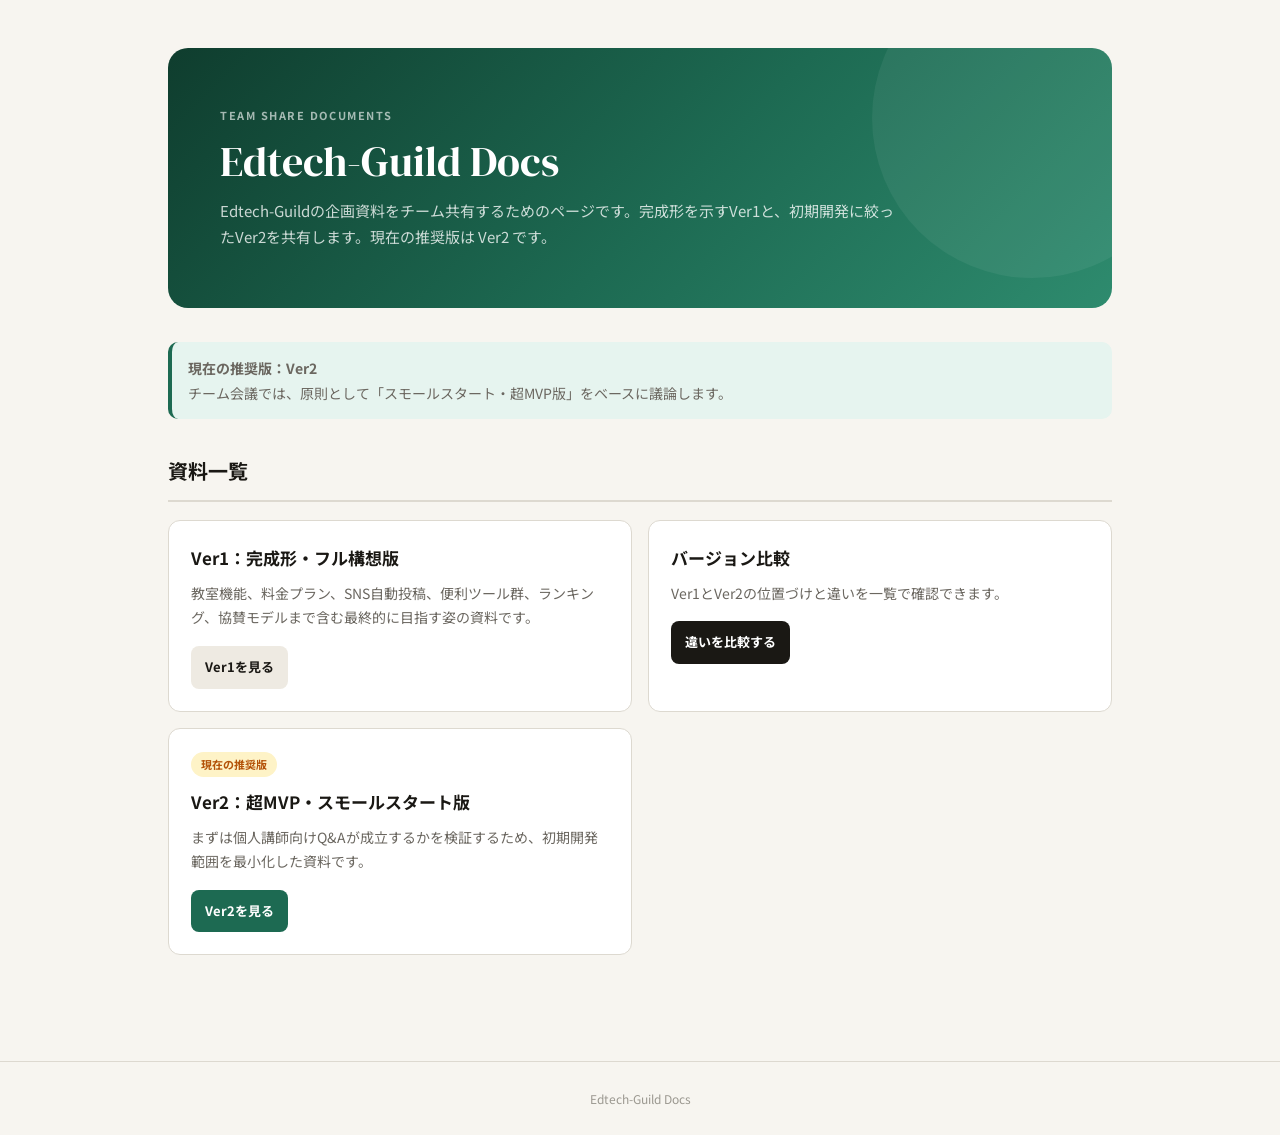
<file: index.html>
<!DOCTYPE html>
<html lang="ja">
<head>
<meta charset="UTF-8">
<meta name="viewport" content="width=device-width, initial-scale=1.0">
<title>Edtech-Guild Docs</title>
<link href="https://fonts.googleapis.com/css2?family=Noto+Sans+JP:wght@300;400;500;700&family=DM+Serif+Display&display=swap" rel="stylesheet">
<link rel="stylesheet" href="assets/css/common.css">
</head>
<body>
<main class="page">
  <section class="hero">
    <div class="eyebrow">TEAM SHARE DOCUMENTS</div>
    <h1>Edtech-Guild Docs</h1>
    <p>Edtech-Guildの企画資料をチーム共有するためのページです。完成形を示すVer1と、初期開発に絞ったVer2を共有します。現在の推奨版は Ver2 です。</p>
  </section>

  <div class="notice"><strong>現在の推奨版：Ver2</strong><br>チーム会議では、原則として「スモールスタート・超MVP版」をベースに議論します。</div>

  <section class="section">
    <div class="section-title">資料一覧</div>
    <div class="cards">
      <article class="card">
        <h2>Ver1：完成形・フル構想版</h2>
        <p>教室機能、料金プラン、SNS自動投稿、便利ツール群、ランキング、協賛モデルまで含む最終的に目指す姿の資料です。</p>
        <div class="button-row">
          <a class="button light" href="ver1/">Ver1を見る</a>
        </div>
      </article>
      <article class="card">
        <h2>バージョン比較</h2>
        <p>Ver1とVer2の位置づけと違いを一覧で確認できます。</p>
        <div class="button-row">
          <a class="button secondary" href="versions.html">違いを比較する</a>
        </div>
      </article>
      <article class="card">
        <span class="recommended">現在の推奨版</span>
        <h2>Ver2：超MVP・スモールスタート版</h2>
        <p>まずは個人講師向けQ&amp;Aが成立するかを検証するため、初期開発範囲を最小化した資料です。</p>
        <div class="button-row">
          <a class="button" href="ver2/">Ver2を見る</a>
        </div>
      </article>
    </div>
  </section>
</main>
<footer class="footer">Edtech-Guild Docs</footer>
</body>
</html>
</file>
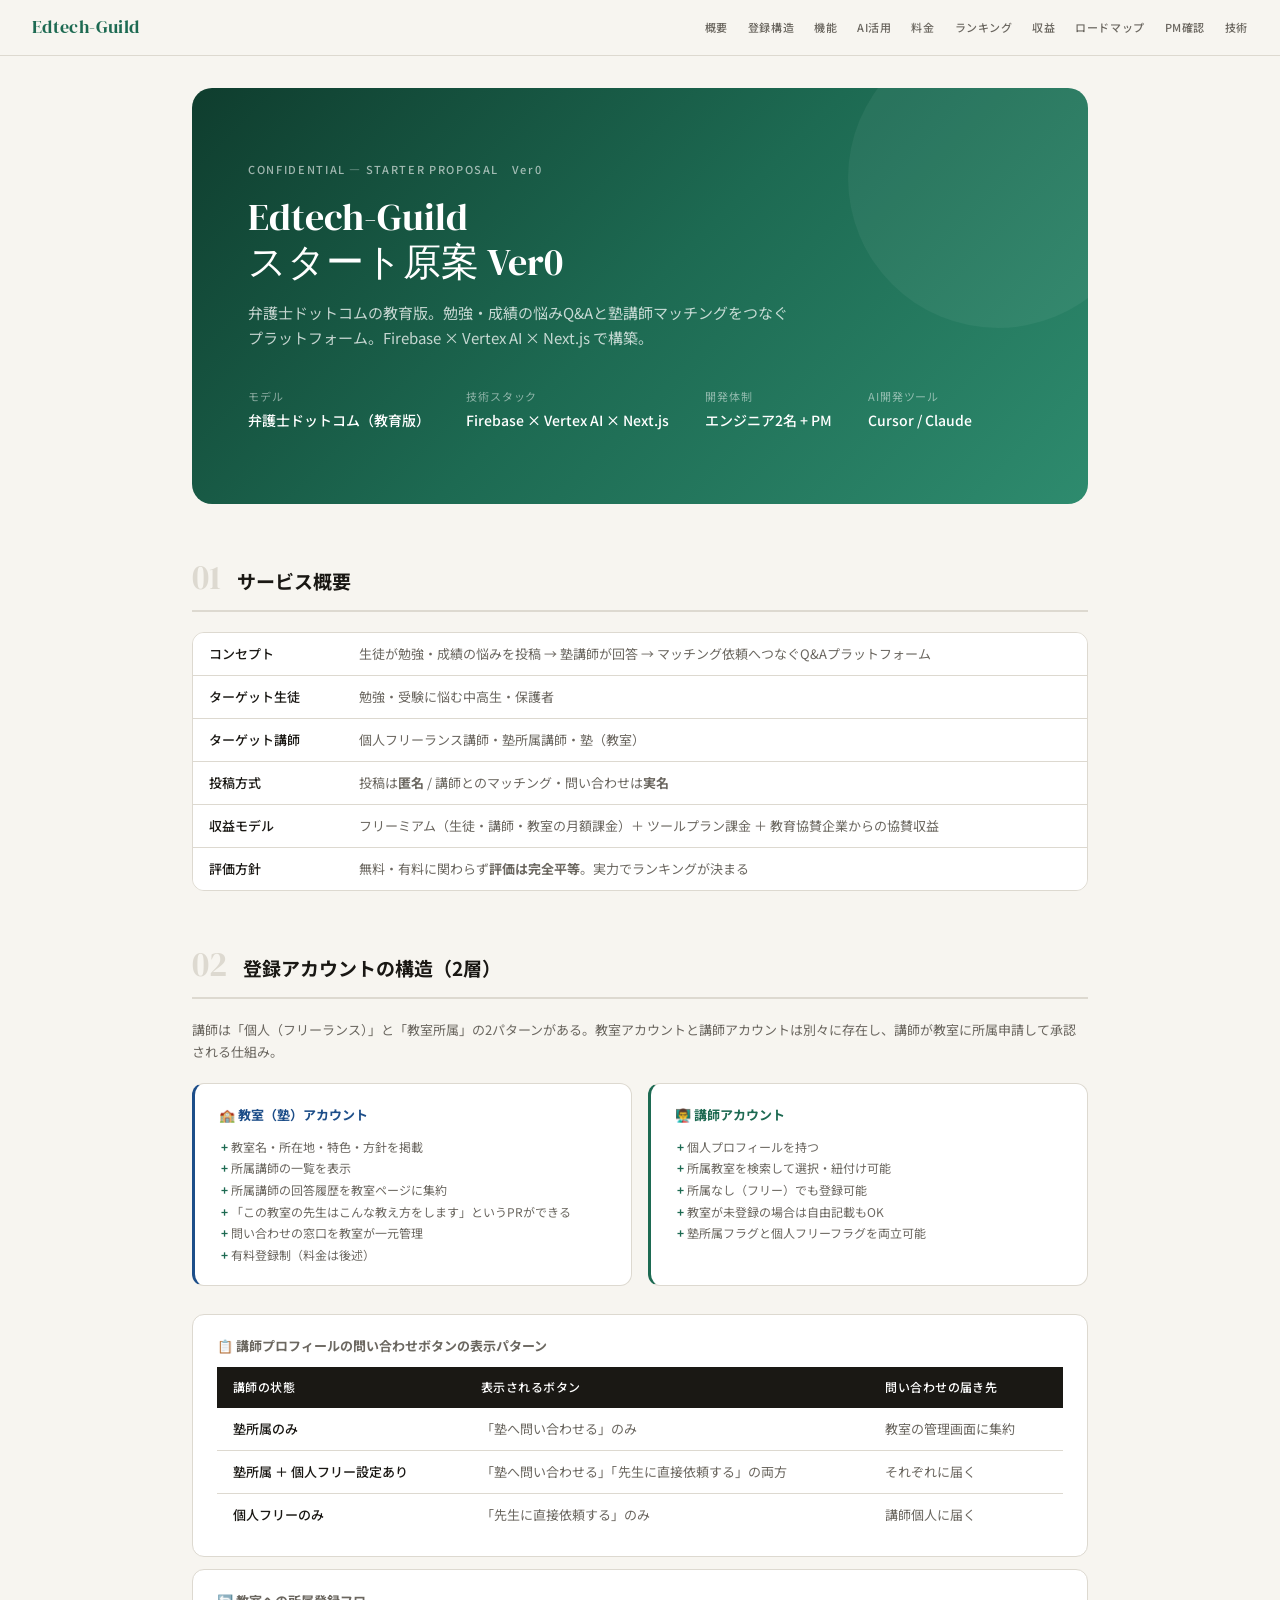
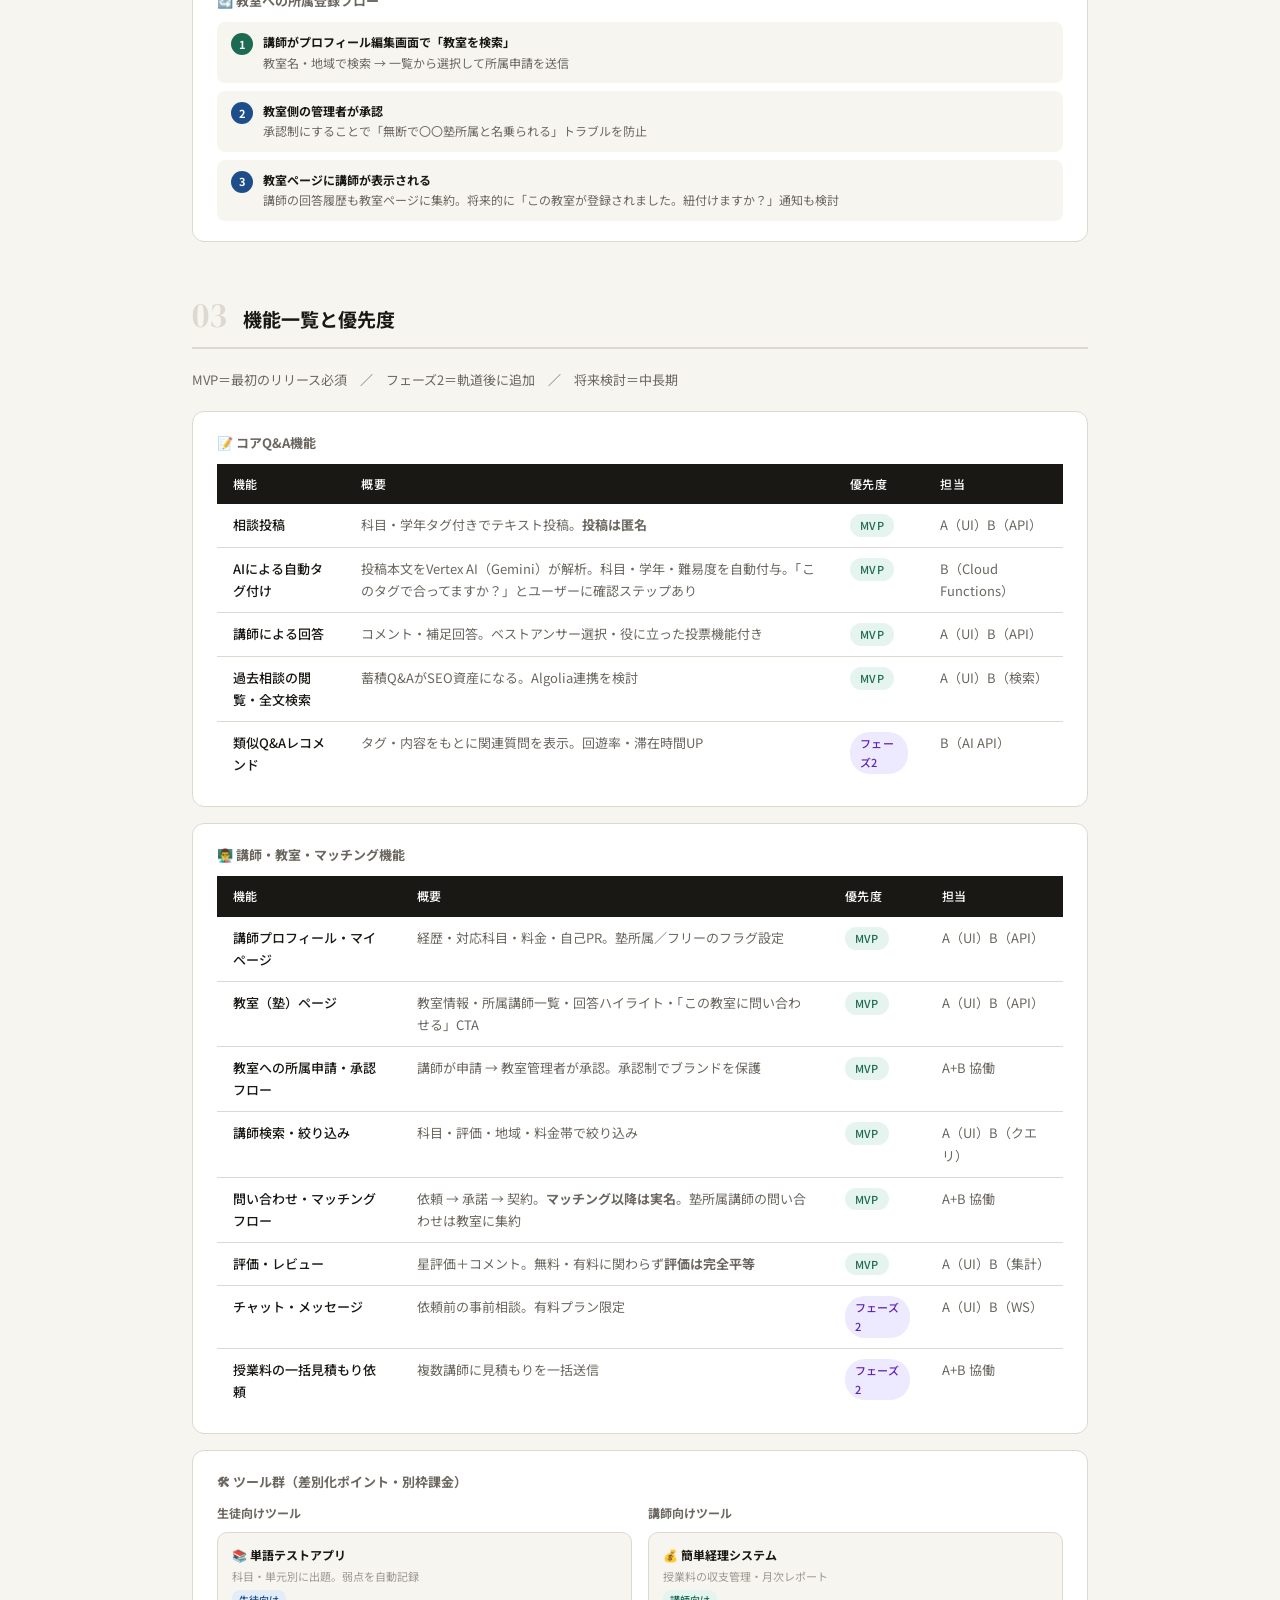
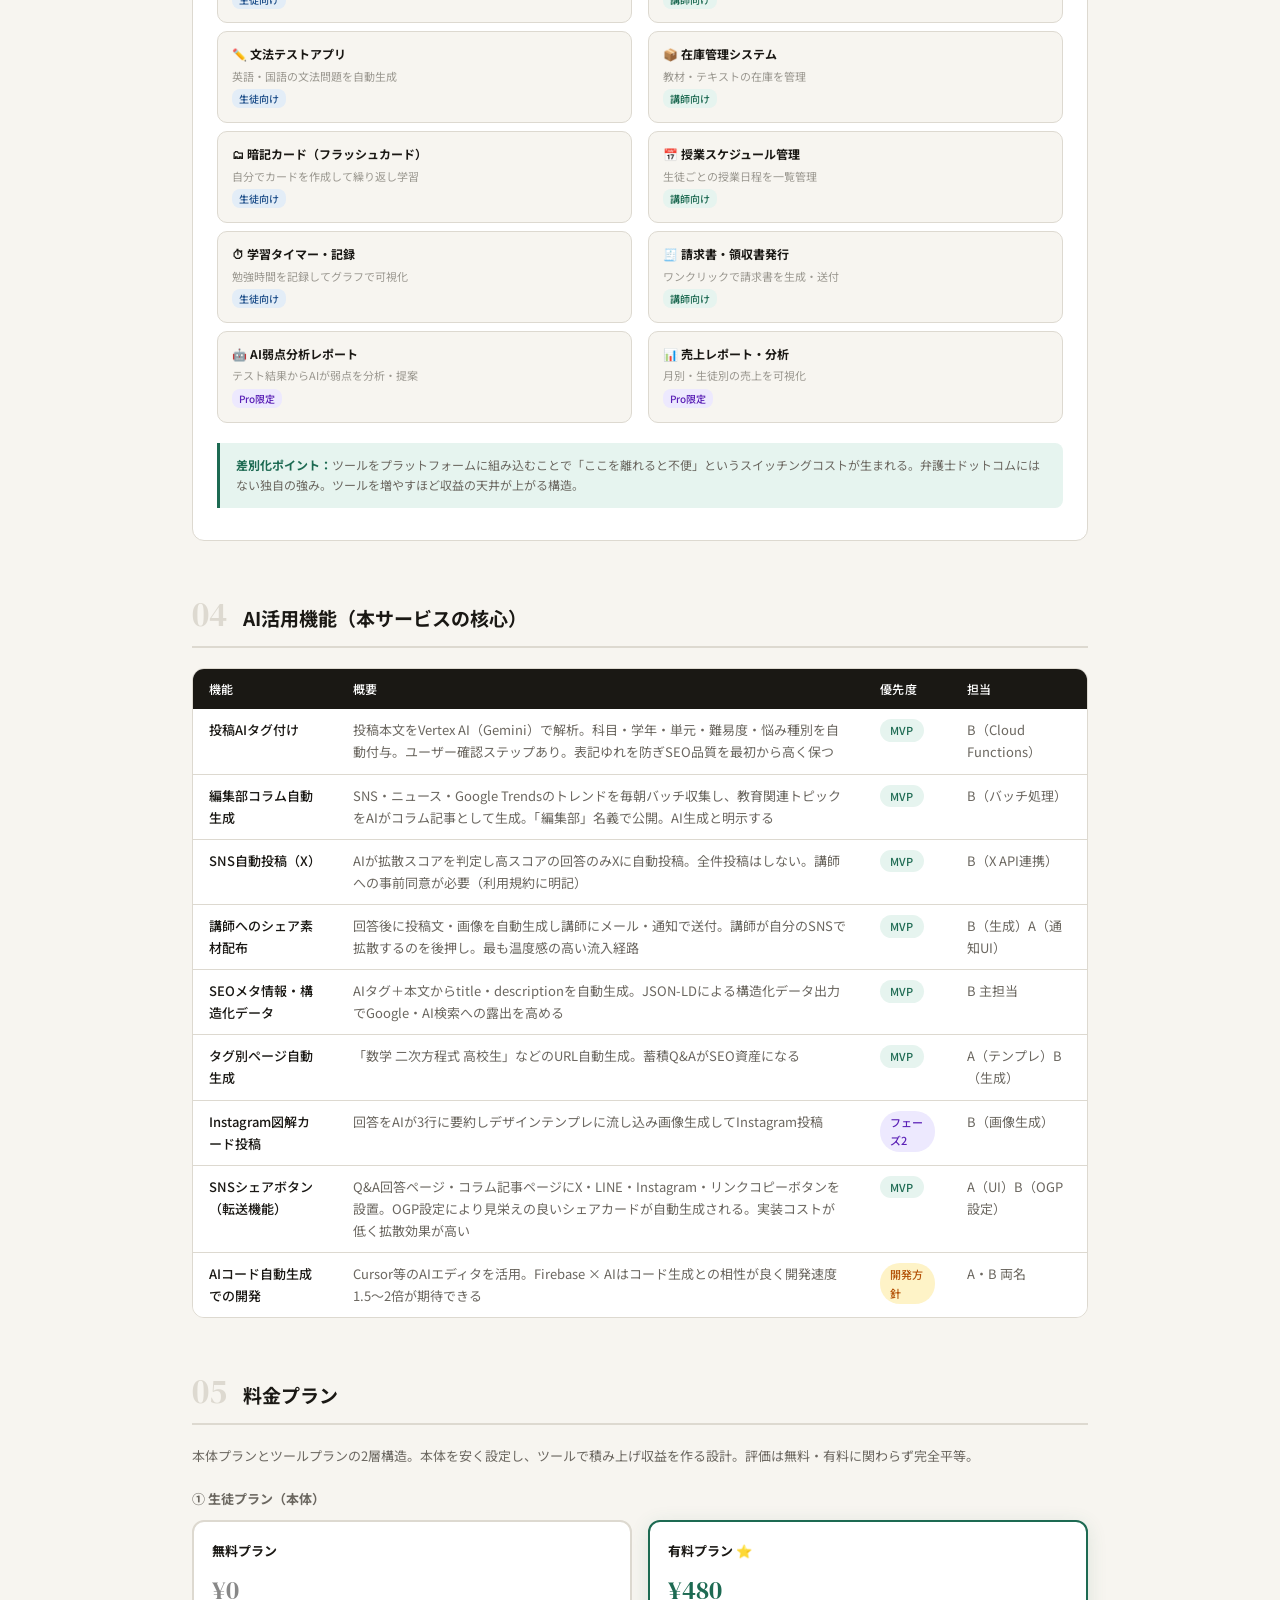
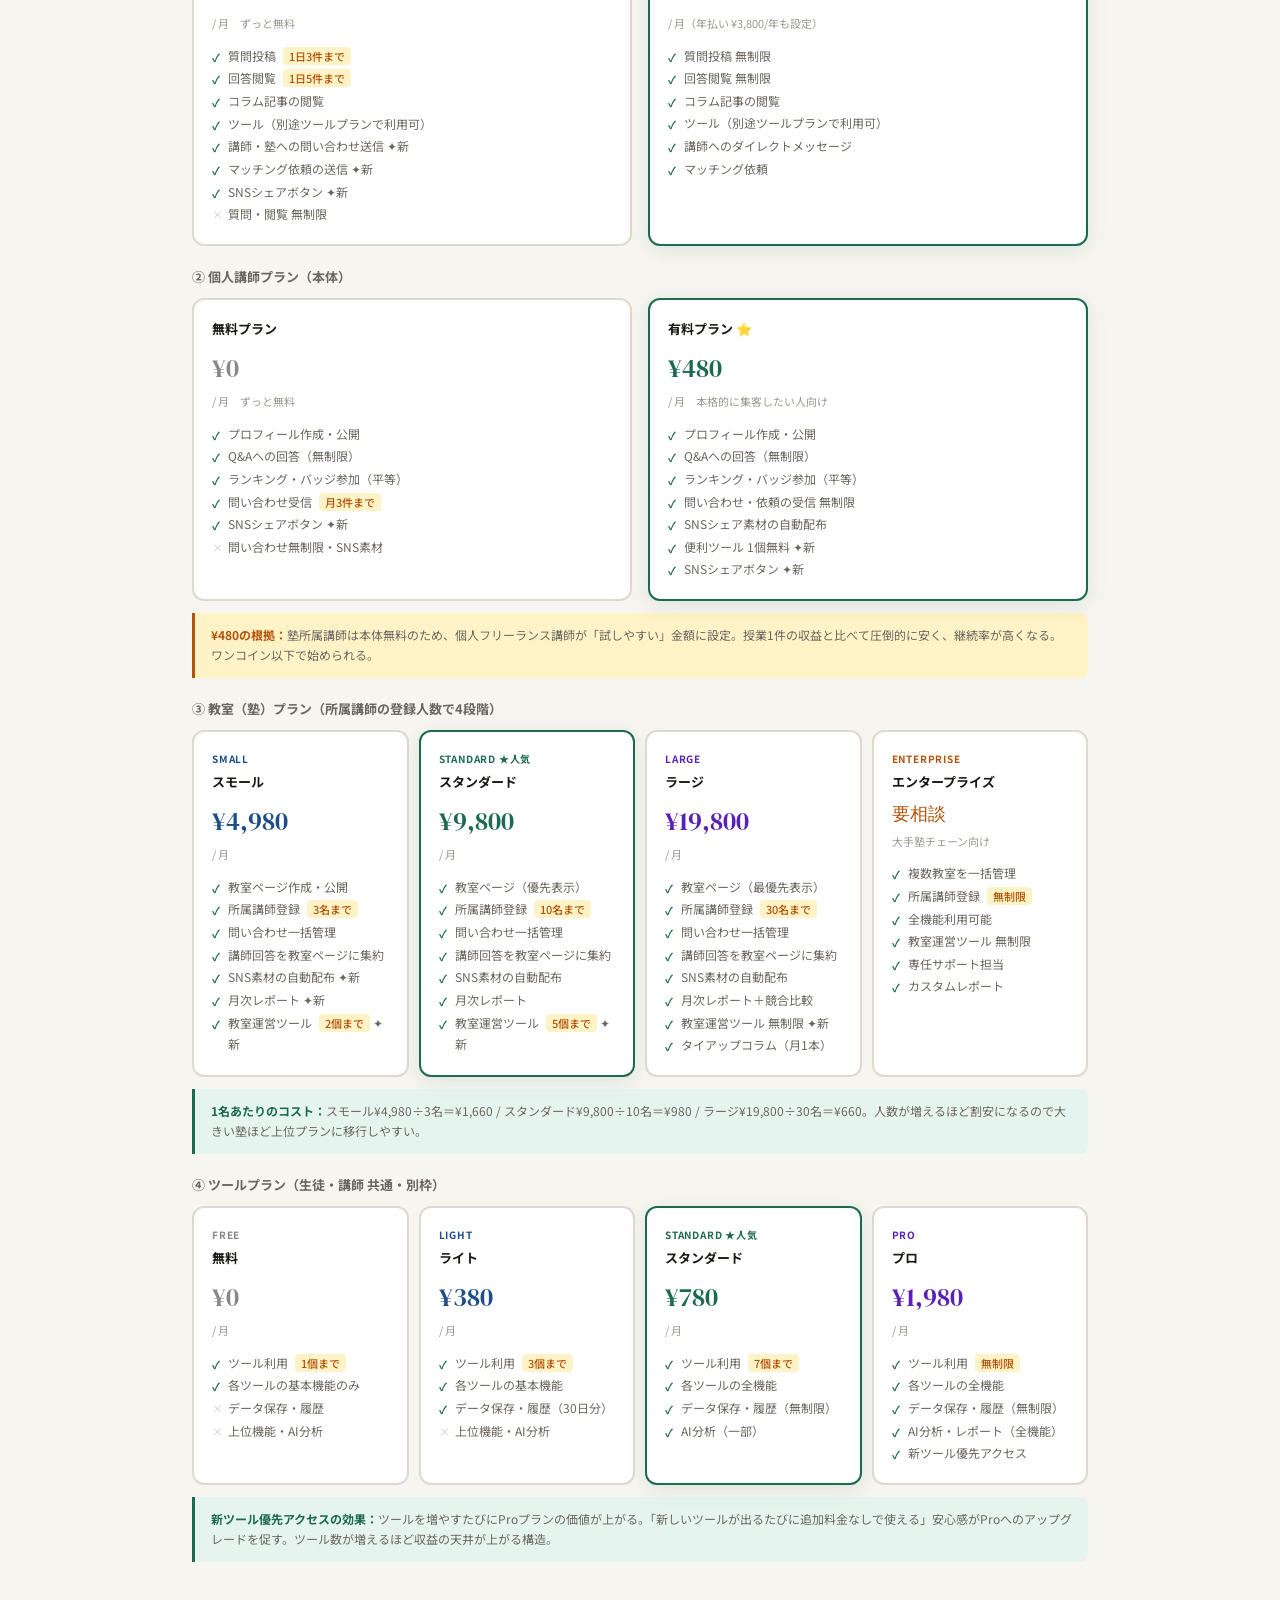
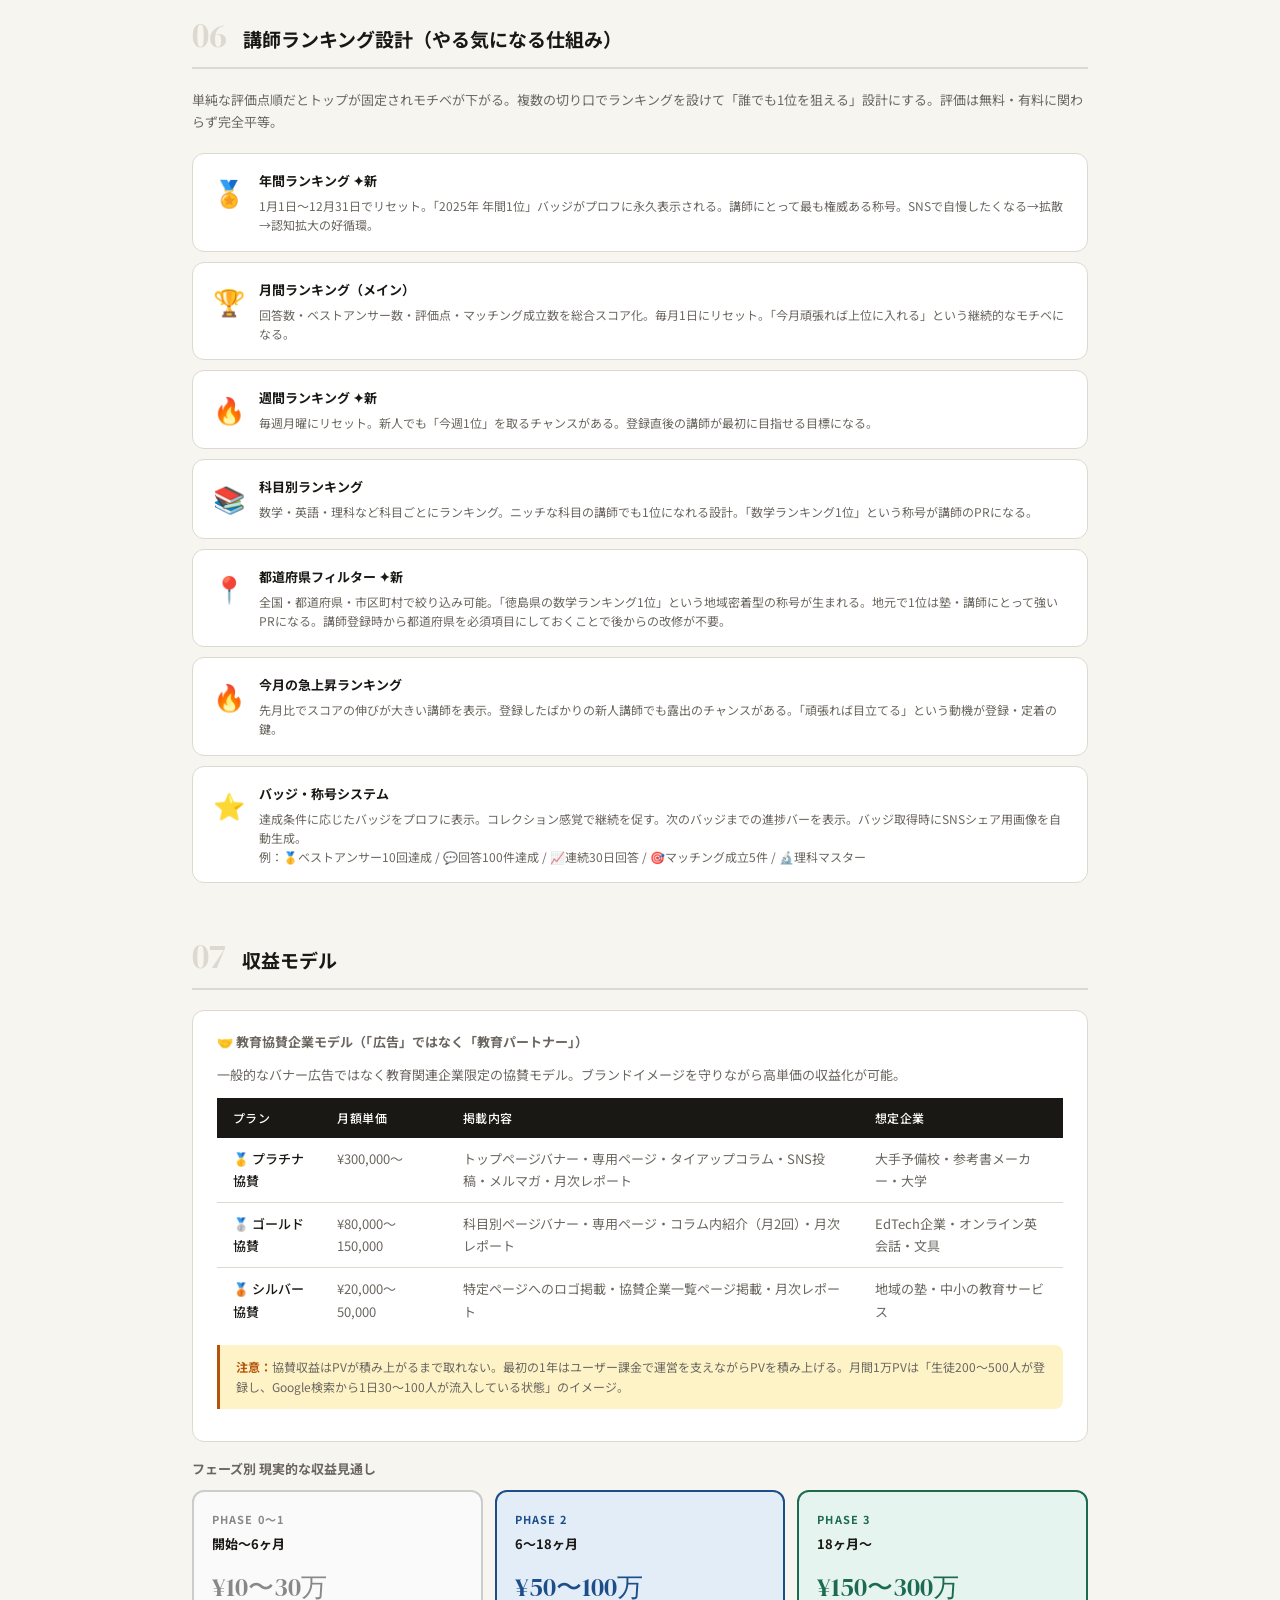
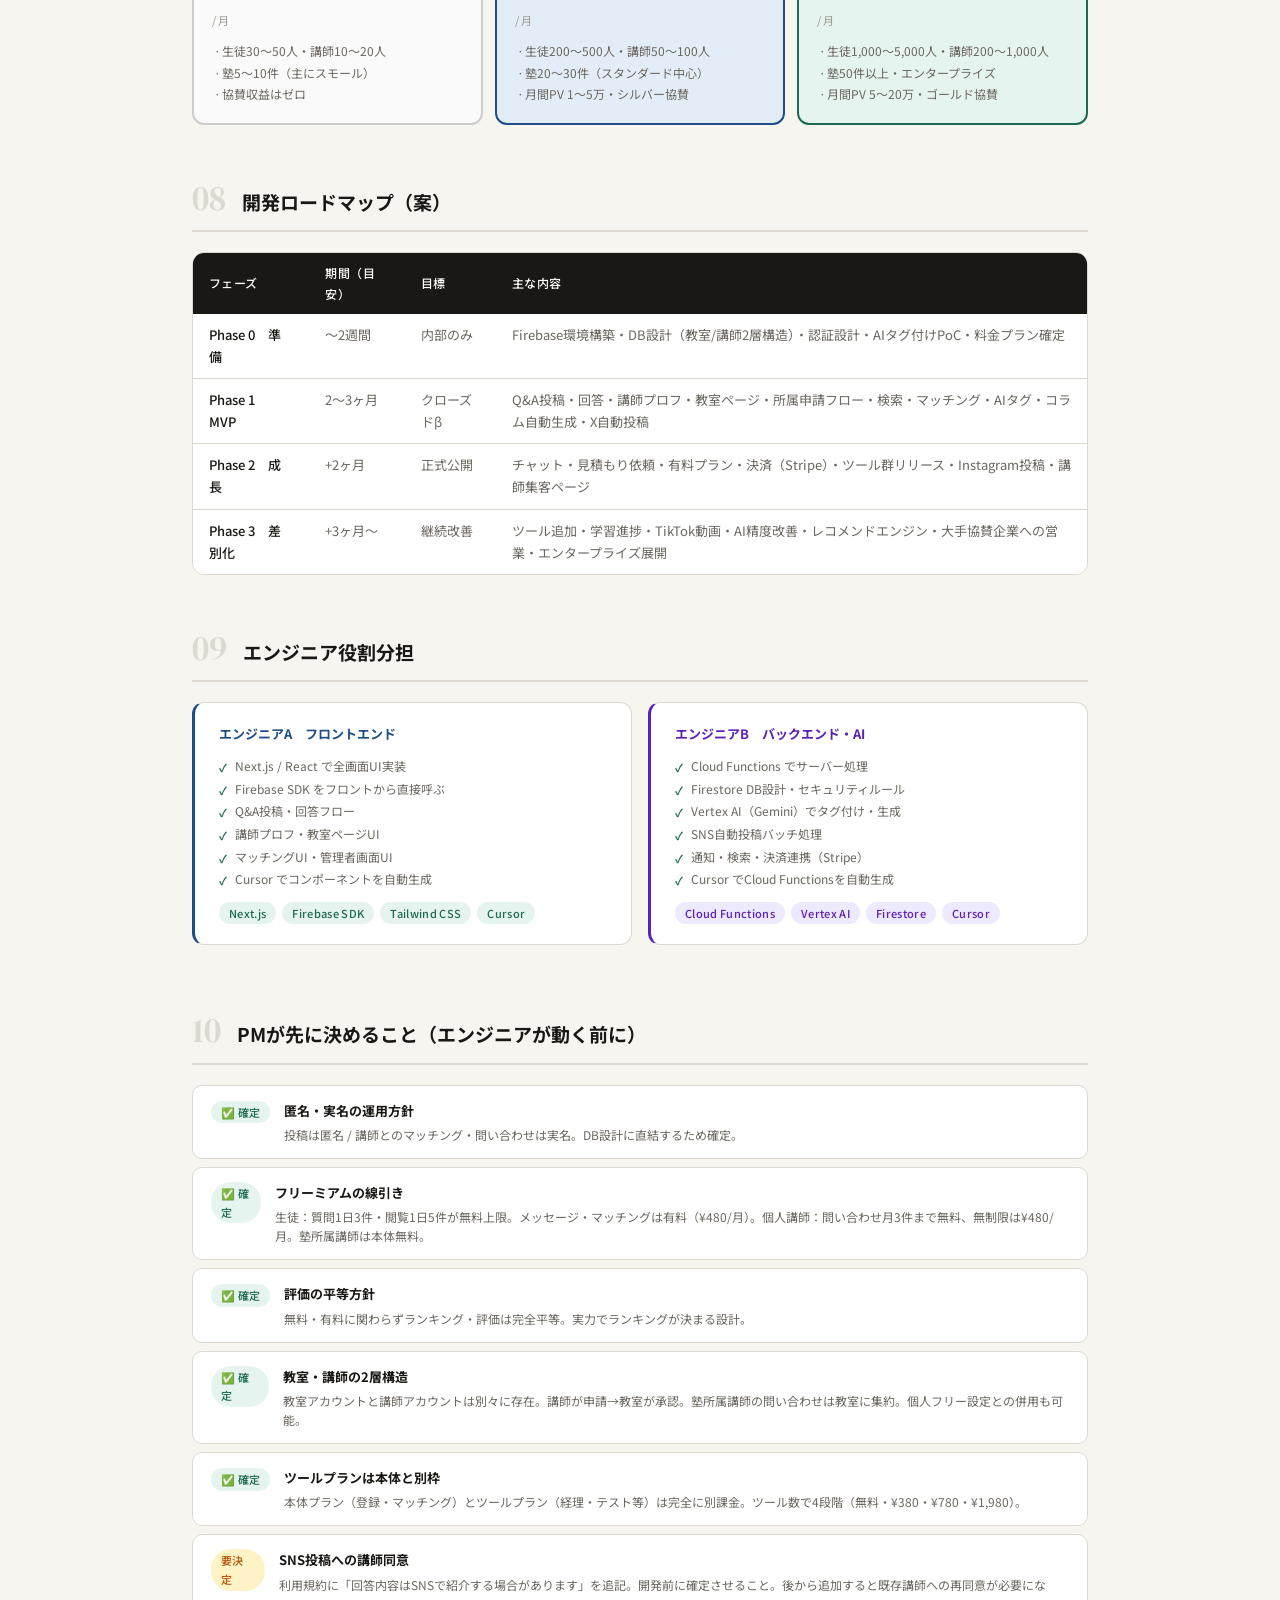
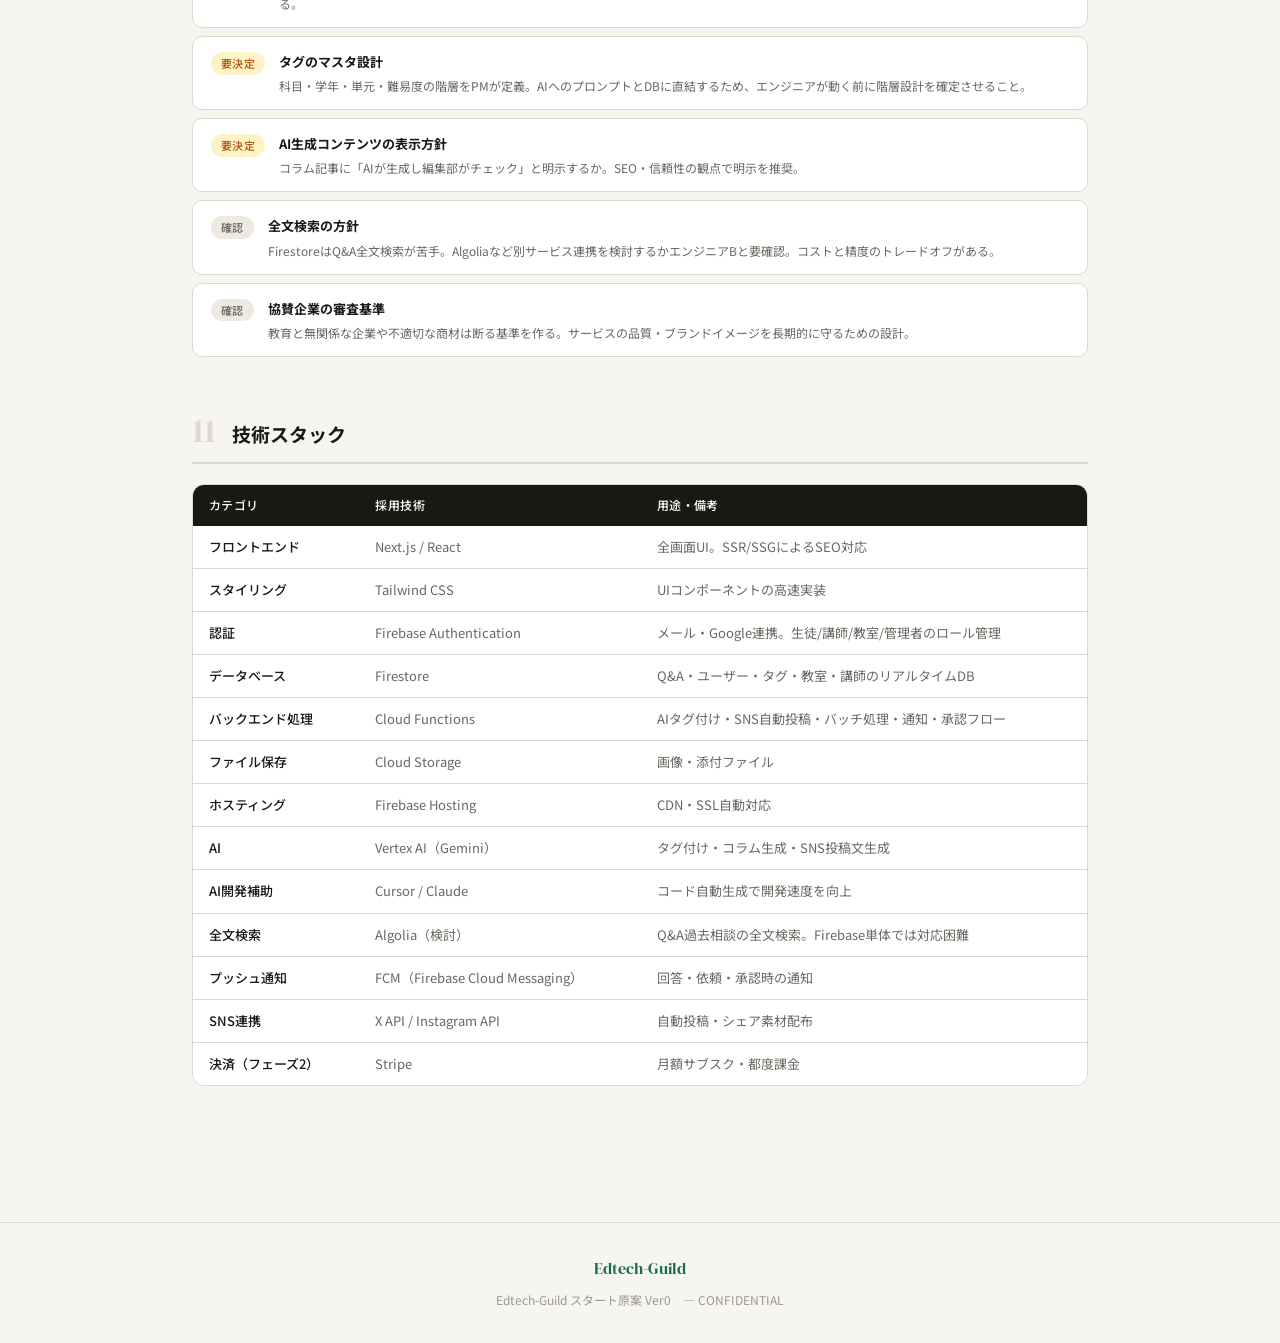
<file: ver0/index.html>
<!DOCTYPE html>
<html lang="ja">
<head>
<meta charset="UTF-8">
<meta name="viewport" content="width=device-width, initial-scale=1.0">
<title>Edtech-Guild スタート原案 Ver0</title>
<link href="https://fonts.googleapis.com/css2?family=Noto+Sans+JP:wght@300;400;500;700&family=DM+Serif+Display&display=swap" rel="stylesheet">
<style>
:root {
  --bg: #F7F5F0;
  --bg2: #EEEAE2;
  --surface: #FFFFFF;
  --border: #DDD9D0;
  --text: #1A1814;
  --text2: #6B6760;
  --text3: #9B9890;
  --accent: #1D6A52;
  --accent2: #2E8B6E;
  --accent-light: #E6F4EF;
  --blue: #1D4E89;
  --blue-light: #E3EDF7;
  --amber: #B45309;
  --amber-light: #FEF3C7;
  --purple: #5B21B6;
  --purple-light: #EDE9FE;
  --red: #991B1B;
  --red-light: #FEE2E2;
}
*{margin:0;padding:0;box-sizing:border-box}
html{scroll-behavior:smooth}
body{font-family:'Noto Sans JP',sans-serif;background:var(--bg);color:var(--text);font-size:14px;line-height:1.7}
nav{position:fixed;top:0;left:0;right:0;z-index:100;background:rgba(247,245,240,0.95);backdrop-filter:blur(8px);border-bottom:1px solid var(--border);padding:0 32px;display:flex;align-items:center;justify-content:space-between;height:56px}
.nav-logo{font-family:'DM Serif Display',serif;font-size:18px;color:var(--accent);letter-spacing:.02em;text-decoration:none}
.nav-links{display:flex;gap:20px;flex-wrap:wrap}
.nav-links a{font-size:11px;color:var(--text2);text-decoration:none;font-weight:500;letter-spacing:.05em;transition:color .2s}
.nav-links a:hover{color:var(--accent)}
.page{max-width:960px;margin:0 auto;padding:88px 32px 80px}
.hero{background:linear-gradient(135deg,#0F3D2E 0%,#1D6A52 50%,#2E8B6E 100%);color:white;padding:72px 56px;border-radius:20px;margin-bottom:56px;position:relative;overflow:hidden}
.hero::before{content:'';position:absolute;top:-60px;right:-60px;width:300px;height:300px;border-radius:50%;background:rgba(255,255,255,0.05)}
.hero-tag{font-size:11px;letter-spacing:.15em;font-weight:500;color:rgba(255,255,255,0.6);margin-bottom:16px}
.hero h1{font-family:'DM Serif Display',serif;font-size:38px;line-height:1.2;margin-bottom:14px;font-weight:400}
.hero-sub{font-size:15px;color:rgba(255,255,255,0.75);margin-bottom:36px;max-width:540px}
.hero-meta{display:flex;gap:36px;flex-wrap:wrap}
.hero-meta-label{font-size:11px;color:rgba(255,255,255,0.5);letter-spacing:.08em;margin-bottom:3px}
.hero-meta-val{font-size:14px;font-weight:500}
.section{margin-bottom:56px}
.section-header{display:flex;align-items:baseline;gap:16px;margin-bottom:20px;padding-bottom:12px;border-bottom:2px solid var(--border)}
.section-num{font-family:'DM Serif Display',serif;font-size:34px;color:var(--border);line-height:1}
.section-title{font-size:19px;font-weight:700;color:var(--text)}
.section-desc{color:var(--text2);font-size:13px;margin-bottom:20px;line-height:1.7}
.card{background:var(--surface);border:1px solid var(--border);border-radius:12px;padding:20px 24px;margin-bottom:12px}
.card-title{font-size:13px;font-weight:700;margin-bottom:10px;color:var(--text2)}
.badge{display:inline-block;padding:2px 10px;border-radius:20px;font-size:11px;font-weight:500;letter-spacing:.03em}
.b-must{background:var(--accent-light);color:var(--accent)}
.b-phase2{background:var(--purple-light);color:var(--purple)}
.b-later{background:var(--bg2);color:var(--text2)}
.b-pm{background:var(--amber-light);color:var(--amber)}
.b-done{background:var(--accent-light);color:var(--accent)}
.tbl-wrap{overflow-x:auto;border-radius:12px;border:1px solid var(--border)}
table{width:100%;border-collapse:collapse;background:var(--surface)}
thead th{background:var(--text);color:white;padding:10px 16px;text-align:left;font-size:12px;font-weight:500;letter-spacing:.04em}
tbody td{padding:10px 16px;border-bottom:1px solid var(--border);font-size:13px;color:var(--text2);vertical-align:top}
tbody tr:last-child td{border-bottom:none}
tbody tr:hover td{background:var(--bg)}
td:first-child{color:var(--text);font-weight:500}
.grid2{display:grid;grid-template-columns:1fr 1fr;gap:16px}
.grid3{display:grid;grid-template-columns:1fr 1fr 1fr;gap:12px}
.grid4{display:grid;grid-template-columns:repeat(4,1fr);gap:10px}
.plan{border-radius:12px;padding:18px;border:2px solid var(--border);background:var(--surface)}
.plan.featured{border-color:var(--accent);box-shadow:0 4px 20px rgba(29,106,82,0.12)}
.plan-tag{font-size:10px;font-weight:700;letter-spacing:.08em;margin-bottom:4px}
.plan-name{font-size:13px;font-weight:700;margin-bottom:4px}
.plan-price{font-family:'DM Serif Display',serif;font-size:26px;margin:6px 0 2px}
.plan-period{font-size:11px;color:var(--text3);margin-bottom:12px}
.p0 .plan-price{color:#888}
.p1 .plan-price{color:var(--blue)}
.p2 .plan-price{color:var(--accent)}
.p3 .plan-price{color:var(--purple)}
.p4 .plan-price{color:var(--amber)}
.plan-item{font-size:12px;color:var(--text2);line-height:1.8;padding-left:16px;position:relative;margin-bottom:1px}
.plan-item.o::before{content:"✓";position:absolute;left:0;color:var(--accent);font-weight:700;font-size:11px;top:3px}
.plan-item.x::before{content:"×";position:absolute;left:0;color:#CCC;font-size:11px;top:2px}
.plan-limit{background:var(--amber-light);color:var(--amber);border-radius:4px;padding:1px 6px;font-size:11px;font-weight:500;display:inline;margin-left:4px}
.tip{border-left:3px solid var(--accent);border-radius:0 8px 8px 0;padding:12px 16px;margin:12px 0;font-size:12px;color:var(--text2);line-height:1.7;background:var(--accent-light)}
.tip b{color:var(--accent)}
.tip-amber{border-left-color:var(--amber);background:var(--amber-light)}
.tip-amber b{color:var(--amber)}
.tip-blue{border-left-color:var(--blue);background:var(--blue-light)}
.tip-blue b{color:var(--blue)}
.tip-red{border-left-color:var(--red);background:var(--red-light)}
.tip-red b{color:var(--red)}
.phase-card{border-radius:12px;padding:18px;border:2px solid}
.ph0{border-color:#CCC;background:#FAFAFA}
.ph1{border-color:var(--blue);background:var(--blue-light)}
.ph2{border-color:var(--accent);background:var(--accent-light)}
.ph3{border-color:var(--purple);background:var(--purple-light)}
.phase-label{font-size:11px;font-weight:700;letter-spacing:.1em;margin-bottom:4px}
.ph0 .phase-label{color:#888}
.ph1 .phase-label{color:var(--blue)}
.ph2 .phase-label{color:var(--accent)}
.ph3 .phase-label{color:var(--purple)}
.phase-period{font-size:13px;font-weight:700;color:var(--text);margin-bottom:10px}
.phase-num{font-family:'DM Serif Display',serif;font-size:26px;margin-bottom:2px}
.ph0 .phase-num{color:#888}
.ph1 .phase-num{color:var(--blue)}
.ph2 .phase-num{color:var(--accent)}
.ph3 .phase-num{color:var(--purple)}
.phase-sub{font-size:11px;color:var(--text3);margin-bottom:10px}
.phase-item{font-size:12px;color:var(--text2);line-height:1.8;padding-left:10px;position:relative}
.phase-item::before{content:"·";position:absolute;left:2px}
.pm-item{background:var(--surface);border:1px solid var(--border);border-radius:10px;padding:14px 18px;margin-bottom:8px;display:flex;gap:14px;align-items:flex-start}
.pm-title{font-size:13px;font-weight:700;color:var(--text);margin-bottom:3px}
.pm-desc{font-size:12px;color:var(--text2);line-height:1.6}
.rank-card{background:var(--surface);border:1px solid var(--border);border-radius:12px;padding:16px 20px;margin-bottom:10px;display:flex;align-items:flex-start;gap:14px}
.rank-icon{font-size:26px;flex-shrink:0}
.rank-title{font-size:13px;font-weight:700;color:var(--text);margin-bottom:4px}
.rank-desc{font-size:12px;color:var(--text2);line-height:1.6}
.tool-box{border:1px solid var(--border);border-radius:10px;padding:12px 14px;background:var(--bg);margin-bottom:8px}
.tool-name{font-size:12px;font-weight:700;color:var(--text);margin-bottom:2px}
.tool-desc{font-size:11px;color:var(--text3)}
.tool-tag{display:inline-block;padding:1px 7px;border-radius:8px;font-size:10px;font-weight:500;margin-top:4px}
.tt-s{background:var(--blue-light);color:var(--blue)}
.tt-t{background:var(--accent-light);color:var(--accent)}
.tt-a{background:var(--purple-light);color:var(--purple)}
.divider{height:1px;background:var(--border);margin:20px 0}
.two-col{display:grid;grid-template-columns:1fr 1fr;gap:16px}
.box{background:var(--bg);border-radius:8px;padding:12px 14px}
.box-title{font-size:11px;font-weight:700;color:var(--text2);margin-bottom:6px}
.b-item{font-size:12px;color:var(--text2);line-height:1.8;padding-left:12px;position:relative}
.b-item::before{content:"·";position:absolute;left:2px}
.b-item.good::before{content:"+";color:var(--accent);font-weight:700}
footer{border-top:1px solid var(--border);padding:32px;text-align:center;color:var(--text3);font-size:12px}
@media(max-width:680px){
  nav{padding:0 16px}
  .nav-links{display:none}
  .page{padding:72px 16px 60px}
  .hero{padding:36px 24px}
  .hero h1{font-size:26px}
  .hero-meta{gap:20px}
  .grid2,.grid3,.grid4,.two-col{grid-template-columns:1fr}
}
</style>
</head>
<body>
<nav>
  <a class="nav-logo" href="../index.html">Edtech-Guild</a>
  <div class="nav-links">
    <a href="#overview">概要</a>
    <a href="#structure">登録構造</a>
    <a href="#features">機能</a>
    <a href="#ai">AI活用</a>
    <a href="#pricing">料金</a>
    <a href="#ranking">ランキング</a>
    <a href="#revenue">収益</a>
    <a href="#roadmap">ロードマップ</a>
    <a href="#pm">PM確認</a>
    <a href="#stack">技術</a>
  </div>
</nav>

<div class="page">

  <!-- HERO -->
  <div class="hero">
    <div class="hero-tag">CONFIDENTIAL — STARTER PROPOSAL　Ver0</div>
    <h1>Edtech-Guild<br>スタート原案 Ver0</h1>
    <div class="hero-sub">弁護士ドットコムの教育版。勉強・成績の悩みQ&amp;Aと塾講師マッチングをつなぐプラットフォーム。Firebase × Vertex AI × Next.js で構築。</div>
    <div class="hero-meta">
      <div><div class="hero-meta-label">モデル</div><div class="hero-meta-val">弁護士ドットコム（教育版）</div></div>
      <div><div class="hero-meta-label">技術スタック</div><div class="hero-meta-val">Firebase × Vertex AI × Next.js</div></div>
      <div><div class="hero-meta-label">開発体制</div><div class="hero-meta-val">エンジニア2名 + PM</div></div>
      <div><div class="hero-meta-label">AI開発ツール</div><div class="hero-meta-val">Cursor / Claude</div></div>
    </div>
  </div>

  <!-- 1. サービス概要 -->
  <div class="section" id="overview">
    <div class="section-header"><div class="section-num">01</div><div class="section-title">サービス概要</div></div>
    <div class="tbl-wrap">
      <table>
        <tbody>
          <tr><td>コンセプト</td><td>生徒が勉強・成績の悩みを投稿 → 塾講師が回答 → マッチング依頼へつなぐQ&Aプラットフォーム</td></tr>
          <tr><td>ターゲット生徒</td><td>勉強・受験に悩む中高生・保護者</td></tr>
          <tr><td>ターゲット講師</td><td>個人フリーランス講師・塾所属講師・塾（教室）</td></tr>
          <tr><td>投稿方式</td><td>投稿は<strong>匿名</strong> / 講師とのマッチング・問い合わせは<strong>実名</strong></td></tr>
          <tr><td>収益モデル</td><td>フリーミアム（生徒・講師・教室の月額課金）＋ ツールプラン課金 ＋ 教育協賛企業からの協賛収益</td></tr>
          <tr><td>評価方針</td><td>無料・有料に関わらず<strong>評価は完全平等</strong>。実力でランキングが決まる</td></tr>
        </tbody>
      </table>
    </div>
  </div>

  <!-- 2. 登録アカウント構造 -->
  <div class="section" id="structure">
    <div class="section-header"><div class="section-num">02</div><div class="section-title">登録アカウントの構造（2層）</div></div>
    <div class="section-desc">講師は「個人（フリーランス）」と「教室所属」の2パターンがある。教室アカウントと講師アカウントは別々に存在し、講師が教室に所属申請して承認される仕組み。</div>

    <div class="two-col" style="margin-bottom:16px">
      <div class="card" style="border-left:3px solid var(--blue)">
        <div class="card-title" style="color:var(--blue)">🏫 教室（塾）アカウント</div>
        <div class="b-item good">教室名・所在地・特色・方針を掲載</div>
        <div class="b-item good">所属講師の一覧を表示</div>
        <div class="b-item good">所属講師の回答履歴を教室ページに集約</div>
        <div class="b-item good">「この教室の先生はこんな教え方をします」というPRができる</div>
        <div class="b-item good">問い合わせの窓口を教室が一元管理</div>
        <div class="b-item good">有料登録制（料金は後述）</div>
      </div>
      <div class="card" style="border-left:3px solid var(--accent)">
        <div class="card-title" style="color:var(--accent)">👨‍🏫 講師アカウント</div>
        <div class="b-item good">個人プロフィールを持つ</div>
        <div class="b-item good">所属教室を検索して選択・紐付け可能</div>
        <div class="b-item good">所属なし（フリー）でも登録可能</div>
        <div class="b-item good">教室が未登録の場合は自由記載もOK</div>
        <div class="b-item good">塾所属フラグと個人フリーフラグを両立可能</div>
      </div>
    </div>

    <div class="card">
      <div class="card-title">📋 講師プロフィールの問い合わせボタンの表示パターン</div>
      <div class="tbl-wrap" style="border:none;border-radius:0">
        <table>
          <thead><tr><th>講師の状態</th><th>表示されるボタン</th><th>問い合わせの届き先</th></tr></thead>
          <tbody>
            <tr><td>塾所属のみ</td><td>「塾へ問い合わせる」のみ</td><td>教室の管理画面に集約</td></tr>
            <tr><td>塾所属 ＋ 個人フリー設定あり</td><td>「塾へ問い合わせる」「先生に直接依頼する」の両方</td><td>それぞれに届く</td></tr>
            <tr><td>個人フリーのみ</td><td>「先生に直接依頼する」のみ</td><td>講師個人に届く</td></tr>
          </tbody>
        </table>
      </div>
    </div>

    <div class="card">
      <div class="card-title">🔄 教室への所属登録フロー</div>
      <div style="display:flex;flex-direction:column;gap:8px;margin-top:4px">
        <div style="background:var(--bg);border-radius:8px;padding:10px 14px;display:flex;gap:10px;align-items:flex-start">
          <div style="width:22px;height:22px;border-radius:50%;background:var(--accent);color:white;display:flex;align-items:center;justify-content:center;font-size:11px;font-weight:700;flex-shrink:0;margin-top:1px">1</div>
          <div style="font-size:12px;color:var(--text2)"><strong style="color:var(--text)">講師がプロフィール編集画面で「教室を検索」</strong><br>教室名・地域で検索 → 一覧から選択して所属申請を送信</div>
        </div>
        <div style="background:var(--bg);border-radius:8px;padding:10px 14px;display:flex;gap:10px;align-items:flex-start">
          <div style="width:22px;height:22px;border-radius:50%;background:var(--blue);color:white;display:flex;align-items:center;justify-content:center;font-size:11px;font-weight:700;flex-shrink:0;margin-top:1px">2</div>
          <div style="font-size:12px;color:var(--text2)"><strong style="color:var(--text)">教室側の管理者が承認</strong><br>承認制にすることで「無断で〇〇塾所属と名乗られる」トラブルを防止</div>
        </div>
        <div style="background:var(--bg);border-radius:8px;padding:10px 14px;display:flex;gap:10px;align-items:flex-start">
          <div style="width:22px;height:22px;border-radius:50%;background:var(--blue);color:white;display:flex;align-items:center;justify-content:center;font-size:11px;font-weight:700;flex-shrink:0;margin-top:1px">3</div>
          <div style="font-size:12px;color:var(--text2)"><strong style="color:var(--text)">教室ページに講師が表示される</strong><br>講師の回答履歴も教室ページに集約。将来的に「この教室が登録されました。紐付けますか？」通知も検討</div>
        </div>
      </div>
    </div>
  </div>

  <!-- 3. 機能一覧 -->
  <div class="section" id="features">
    <div class="section-header"><div class="section-num">03</div><div class="section-title">機能一覧と優先度</div></div>
    <div class="section-desc">MVP＝最初のリリース必須　／　フェーズ2＝軌道後に追加　／　将来検討＝中長期</div>

    <div class="card" style="margin-bottom:16px">
      <div class="card-title">📝 コアQ&A機能</div>
      <div class="tbl-wrap" style="border:none;border-radius:0">
        <table>
          <thead><tr><th>機能</th><th>概要</th><th>優先度</th><th>担当</th></tr></thead>
          <tbody>
            <tr><td>相談投稿</td><td>科目・学年タグ付きでテキスト投稿。<strong>投稿は匿名</strong></td><td><span class="badge b-must">MVP</span></td><td>A（UI）B（API）</td></tr>
            <tr><td>AIによる自動タグ付け</td><td>投稿本文をVertex AI（Gemini）が解析。科目・学年・難易度を自動付与。「このタグで合ってますか？」とユーザーに確認ステップあり</td><td><span class="badge b-must">MVP</span></td><td>B（Cloud Functions）</td></tr>
            <tr><td>講師による回答</td><td>コメント・補足回答。ベストアンサー選択・役に立った投票機能付き</td><td><span class="badge b-must">MVP</span></td><td>A（UI）B（API）</td></tr>
            <tr><td>過去相談の閲覧・全文検索</td><td>蓄積Q&AがSEO資産になる。Algolia連携を検討</td><td><span class="badge b-must">MVP</span></td><td>A（UI）B（検索）</td></tr>
            <tr><td>類似Q&Aレコメンド</td><td>タグ・内容をもとに関連質問を表示。回遊率・滞在時間UP</td><td><span class="badge b-phase2">フェーズ2</span></td><td>B（AI API）</td></tr>
          </tbody>
        </table>
      </div>
    </div>

    <div class="card" style="margin-bottom:16px">
      <div class="card-title">👨‍🏫 講師・教室・マッチング機能</div>
      <div class="tbl-wrap" style="border:none;border-radius:0">
        <table>
          <thead><tr><th>機能</th><th>概要</th><th>優先度</th><th>担当</th></tr></thead>
          <tbody>
            <tr><td>講師プロフィール・マイページ</td><td>経歴・対応科目・料金・自己PR。塾所属／フリーのフラグ設定</td><td><span class="badge b-must">MVP</span></td><td>A（UI）B（API）</td></tr>
            <tr><td>教室（塾）ページ</td><td>教室情報・所属講師一覧・回答ハイライト・「この教室に問い合わせる」CTA</td><td><span class="badge b-must">MVP</span></td><td>A（UI）B（API）</td></tr>
            <tr><td>教室への所属申請・承認フロー</td><td>講師が申請 → 教室管理者が承認。承認制でブランドを保護</td><td><span class="badge b-must">MVP</span></td><td>A+B 協働</td></tr>
            <tr><td>講師検索・絞り込み</td><td>科目・評価・地域・料金帯で絞り込み</td><td><span class="badge b-must">MVP</span></td><td>A（UI）B（クエリ）</td></tr>
            <tr><td>問い合わせ・マッチングフロー</td><td>依頼 → 承諾 → 契約。<strong>マッチング以降は実名</strong>。塾所属講師の問い合わせは教室に集約</td><td><span class="badge b-must">MVP</span></td><td>A+B 協働</td></tr>
            <tr><td>評価・レビュー</td><td>星評価＋コメント。無料・有料に関わらず<strong>評価は完全平等</strong></td><td><span class="badge b-must">MVP</span></td><td>A（UI）B（集計）</td></tr>
            <tr><td>チャット・メッセージ</td><td>依頼前の事前相談。有料プラン限定</td><td><span class="badge b-phase2">フェーズ2</span></td><td>A（UI）B（WS）</td></tr>
            <tr><td>授業料の一括見積もり依頼</td><td>複数講師に見積もりを一括送信</td><td><span class="badge b-phase2">フェーズ2</span></td><td>A+B 協働</td></tr>
          </tbody>
        </table>
      </div>
    </div>

    <div class="card" style="margin-bottom:16px">
      <div class="card-title">🛠 ツール群（差別化ポイント・別枠課金）</div>
      <div class="two-col">
        <div>
          <div style="font-size:12px;font-weight:700;color:var(--text2);margin-bottom:8px">生徒向けツール</div>
          <div class="tool-box"><div class="tool-name">📚 単語テストアプリ</div><div class="tool-desc">科目・単元別に出題。弱点を自動記録</div><div class="tool-tag tt-s">生徒向け</div></div>
          <div class="tool-box"><div class="tool-name">✏️ 文法テストアプリ</div><div class="tool-desc">英語・国語の文法問題を自動生成</div><div class="tool-tag tt-s">生徒向け</div></div>
          <div class="tool-box"><div class="tool-name">🗂 暗記カード（フラッシュカード）</div><div class="tool-desc">自分でカードを作成して繰り返し学習</div><div class="tool-tag tt-s">生徒向け</div></div>
          <div class="tool-box"><div class="tool-name">⏱ 学習タイマー・記録</div><div class="tool-desc">勉強時間を記録してグラフで可視化</div><div class="tool-tag tt-s">生徒向け</div></div>
          <div class="tool-box"><div class="tool-name">🤖 AI弱点分析レポート</div><div class="tool-desc">テスト結果からAIが弱点を分析・提案</div><div class="tool-tag tt-a">Pro限定</div></div>
        </div>
        <div>
          <div style="font-size:12px;font-weight:700;color:var(--text2);margin-bottom:8px">講師向けツール</div>
          <div class="tool-box"><div class="tool-name">💰 簡単経理システム</div><div class="tool-desc">授業料の収支管理・月次レポート</div><div class="tool-tag tt-t">講師向け</div></div>
          <div class="tool-box"><div class="tool-name">📦 在庫管理システム</div><div class="tool-desc">教材・テキストの在庫を管理</div><div class="tool-tag tt-t">講師向け</div></div>
          <div class="tool-box"><div class="tool-name">📅 授業スケジュール管理</div><div class="tool-desc">生徒ごとの授業日程を一覧管理</div><div class="tool-tag tt-t">講師向け</div></div>
          <div class="tool-box"><div class="tool-name">🧾 請求書・領収書発行</div><div class="tool-desc">ワンクリックで請求書を生成・送付</div><div class="tool-tag tt-t">講師向け</div></div>
          <div class="tool-box"><div class="tool-name">📊 売上レポート・分析</div><div class="tool-desc">月別・生徒別の売上を可視化</div><div class="tool-tag tt-a">Pro限定</div></div>
        </div>
      </div>
      <div class="tip" style="margin-top:12px"><b>差別化ポイント：</b>ツールをプラットフォームに組み込むことで「ここを離れると不便」というスイッチングコストが生まれる。弁護士ドットコムにはない独自の強み。ツールを増やすほど収益の天井が上がる構造。</div>
    </div>
  </div>

  <!-- 4. AI活用 -->
  <div class="section" id="ai">
    <div class="section-header"><div class="section-num">04</div><div class="section-title">AI活用機能（本サービスの核心）</div></div>
    <div class="tbl-wrap">
      <table>
        <thead><tr><th>機能</th><th>概要</th><th>優先度</th><th>担当</th></tr></thead>
        <tbody>
          <tr><td>投稿AIタグ付け</td><td>投稿本文をVertex AI（Gemini）で解析。科目・学年・単元・難易度・悩み種別を自動付与。ユーザー確認ステップあり。表記ゆれを防ぎSEO品質を最初から高く保つ</td><td><span class="badge b-must">MVP</span></td><td>B（Cloud Functions）</td></tr>
          <tr><td>編集部コラム自動生成</td><td>SNS・ニュース・Google Trendsのトレンドを毎朝バッチ収集し、教育関連トピックをAIがコラム記事として生成。「編集部」名義で公開。AI生成と明示する</td><td><span class="badge b-must">MVP</span></td><td>B（バッチ処理）</td></tr>
          <tr><td>SNS自動投稿（X）</td><td>AIが拡散スコアを判定し高スコアの回答のみXに自動投稿。全件投稿はしない。講師への事前同意が必要（利用規約に明記）</td><td><span class="badge b-must">MVP</span></td><td>B（X API連携）</td></tr>
          <tr><td>講師へのシェア素材配布</td><td>回答後に投稿文・画像を自動生成し講師にメール・通知で送付。講師が自分のSNSで拡散するのを後押し。最も温度感の高い流入経路</td><td><span class="badge b-must">MVP</span></td><td>B（生成）A（通知UI）</td></tr>
          <tr><td>SEOメタ情報・構造化データ</td><td>AIタグ＋本文からtitle・descriptionを自動生成。JSON-LDによる構造化データ出力でGoogle・AI検索への露出を高める</td><td><span class="badge b-must">MVP</span></td><td>B 主担当</td></tr>
          <tr><td>タグ別ページ自動生成</td><td>「数学 二次方程式 高校生」などのURL自動生成。蓄積Q&AがSEO資産になる</td><td><span class="badge b-must">MVP</span></td><td>A（テンプレ）B（生成）</td></tr>
          <tr><td>Instagram図解カード投稿</td><td>回答をAIが3行に要約しデザインテンプレに流し込み画像生成してInstagram投稿</td><td><span class="badge b-phase2">フェーズ2</span></td><td>B（画像生成）</td></tr>
          <tr><td>SNSシェアボタン（転送機能）</td><td>Q&A回答ページ・コラム記事ページにX・LINE・Instagram・リンクコピーボタンを設置。OGP設定により見栄えの良いシェアカードが自動生成される。実装コストが低く拡散効果が高い</td><td><span class="badge b-must">MVP</span></td><td>A（UI）B（OGP設定）</td></tr>
          <tr><td>AIコード自動生成での開発</td><td>Cursor等のAIエディタを活用。Firebase × AIはコード生成との相性が良く開発速度1.5〜2倍が期待できる</td><td><span class="badge b-pm">開発方針</span></td><td>A・B 両名</td></tr>
        </tbody>
      </table>
    </div>
  </div>

  <!-- 5. 料金プラン -->
  <div class="section" id="pricing">
    <div class="section-header"><div class="section-num">05</div><div class="section-title">料金プラン</div></div>
    <div class="section-desc">本体プランとツールプランの2層構造。本体を安く設定し、ツールで積み上げ収益を作る設計。評価は無料・有料に関わらず完全平等。</div>

    <div style="font-size:13px;font-weight:700;color:var(--text2);margin-bottom:10px">① 生徒プラン（本体）</div>
    <div class="two-col" style="margin-bottom:20px">
      <div class="plan p0">
        <div class="plan-name">無料プラン</div>
        <div class="plan-price">¥0</div>
        <div class="plan-period">/ 月　ずっと無料</div>
        <div class="plan-item o">質問投稿 <span class="plan-limit">1日3件まで</span></div>
        <div class="plan-item o">回答閲覧 <span class="plan-limit">1日5件まで</span></div>
        <div class="plan-item o">コラム記事の閲覧</div>
        <div class="plan-item o">ツール（別途ツールプランで利用可）</div>
        <div class="plan-item o">講師・塾への問い合わせ送信 ✦新</div>
        <div class="plan-item o">マッチング依頼の送信 ✦新</div>
        <div class="plan-item o">SNSシェアボタン ✦新</div>
        <div class="plan-item x">質問・閲覧 無制限</div>
      </div>
      <div class="plan p2 featured">
        <div class="plan-name">有料プラン ⭐</div>
        <div class="plan-price">¥480</div>
        <div class="plan-period">/ 月（年払い ¥3,800/年も設定）</div>
        <div class="plan-item o">質問投稿 無制限</div>
        <div class="plan-item o">回答閲覧 無制限</div>
        <div class="plan-item o">コラム記事の閲覧</div>
        <div class="plan-item o">ツール（別途ツールプランで利用可）</div>
        <div class="plan-item o">講師へのダイレクトメッセージ</div>
        <div class="plan-item o">マッチング依頼</div>
      </div>
    </div>

    <div style="font-size:13px;font-weight:700;color:var(--text2);margin-bottom:10px">② 個人講師プラン（本体）</div>
    <div class="two-col" style="margin-bottom:8px">
      <div class="plan p0">
        <div class="plan-name">無料プラン</div>
        <div class="plan-price">¥0</div>
        <div class="plan-period">/ 月　ずっと無料</div>
        <div class="plan-item o">プロフィール作成・公開</div>
        <div class="plan-item o">Q&Aへの回答（無制限）</div>
        <div class="plan-item o">ランキング・バッジ参加（平等）</div>
        <div class="plan-item o">問い合わせ受信 <span class="plan-limit">月3件まで</span></div>
        <div class="plan-item o">SNSシェアボタン ✦新</div>
        <div class="plan-item x">問い合わせ無制限・SNS素材</div>
      </div>
      <div class="plan p2 featured">
        <div class="plan-name">有料プラン ⭐</div>
        <div class="plan-price">¥480</div>
        <div class="plan-period">/ 月　本格的に集客したい人向け</div>
        <div class="plan-item o">プロフィール作成・公開</div>
        <div class="plan-item o">Q&Aへの回答（無制限）</div>
        <div class="plan-item o">ランキング・バッジ参加（平等）</div>
        <div class="plan-item o">問い合わせ・依頼の受信 無制限</div>
        <div class="plan-item o">SNSシェア素材の自動配布</div>
        <div class="plan-item o">便利ツール 1個無料 ✦新</div>
        <div class="plan-item o">SNSシェアボタン ✦新</div>
      </div>
    </div>
    <div class="tip tip-amber" style="margin-bottom:20px"><b>¥480の根拠：</b>塾所属講師は本体無料のため、個人フリーランス講師が「試しやすい」金額に設定。授業1件の収益と比べて圧倒的に安く、継続率が高くなる。ワンコイン以下で始められる。</div>

    <div style="font-size:13px;font-weight:700;color:var(--text2);margin-bottom:10px">③ 教室（塾）プラン（所属講師の登録人数で4段階）</div>
    <div class="grid4" style="margin-bottom:8px">
      <div class="plan p1">
        <div class="plan-tag" style="color:var(--blue)">SMALL</div>
        <div class="plan-name">スモール</div>
        <div class="plan-price">¥4,980</div>
        <div class="plan-period">/ 月</div>
        <div class="plan-item o">教室ページ作成・公開</div>
        <div class="plan-item o">所属講師登録 <span class="plan-limit">3名まで</span></div>
        <div class="plan-item o">問い合わせ一括管理</div>
        <div class="plan-item o">講師回答を教室ページに集約</div>
        <div class="plan-item o">SNS素材の自動配布 ✦新</div>
        <div class="plan-item o">月次レポート ✦新</div>
        <div class="plan-item o">教室運営ツール <span class="plan-limit">2個まで</span> ✦新</div>
      </div>
      <div class="plan p2 featured">
        <div class="plan-tag" style="color:var(--accent)">STANDARD ★人気</div>
        <div class="plan-name">スタンダード</div>
        <div class="plan-price">¥9,800</div>
        <div class="plan-period">/ 月</div>
        <div class="plan-item o">教室ページ（優先表示）</div>
        <div class="plan-item o">所属講師登録 <span class="plan-limit">10名まで</span></div>
        <div class="plan-item o">問い合わせ一括管理</div>
        <div class="plan-item o">講師回答を教室ページに集約</div>
        <div class="plan-item o">SNS素材の自動配布</div>
        <div class="plan-item o">月次レポート</div>
        <div class="plan-item o">教室運営ツール <span class="plan-limit">5個まで</span> ✦新</div>
      </div>
      <div class="plan p3">
        <div class="plan-tag" style="color:var(--purple)">LARGE</div>
        <div class="plan-name">ラージ</div>
        <div class="plan-price">¥19,800</div>
        <div class="plan-period">/ 月</div>
        <div class="plan-item o">教室ページ（最優先表示）</div>
        <div class="plan-item o">所属講師登録 <span class="plan-limit">30名まで</span></div>
        <div class="plan-item o">問い合わせ一括管理</div>
        <div class="plan-item o">講師回答を教室ページに集約</div>
        <div class="plan-item o">SNS素材の自動配布</div>
        <div class="plan-item o">月次レポート＋競合比較</div>
        <div class="plan-item o">教室運営ツール 無制限 ✦新</div>
        <div class="plan-item o">タイアップコラム（月1本）</div>
      </div>
      <div class="plan p4">
        <div class="plan-tag" style="color:var(--amber)">ENTERPRISE</div>
        <div class="plan-name">エンタープライズ</div>
        <div class="plan-price" style="font-size:18px">要相談</div>
        <div class="plan-period">大手塾チェーン向け</div>
        <div class="plan-item o">複数教室を一括管理</div>
        <div class="plan-item o">所属講師登録 <span class="plan-limit">無制限</span></div>
        <div class="plan-item o">全機能利用可能</div>
        <div class="plan-item o">教室運営ツール 無制限</div>
        <div class="plan-item o">専任サポート担当</div>
        <div class="plan-item o">カスタムレポート</div>
      </div>
    </div>
    <div class="tip" style="margin-bottom:20px"><b>1名あたりのコスト：</b>スモール¥4,980÷3名＝¥1,660 / スタンダード¥9,800÷10名＝¥980 / ラージ¥19,800÷30名＝¥660。人数が増えるほど割安になるので大きい塾ほど上位プランに移行しやすい。</div>

    <div style="font-size:13px;font-weight:700;color:var(--text2);margin-bottom:10px">④ ツールプラン（生徒・講師 共通・別枠）</div>
    <div class="grid4" style="margin-bottom:8px">
      <div class="plan p0">
        <div class="plan-tag" style="color:#888">FREE</div>
        <div class="plan-name">無料</div>
        <div class="plan-price">¥0</div>
        <div class="plan-period">/ 月</div>
        <div class="plan-item o">ツール利用 <span class="plan-limit">1個まで</span></div>
        <div class="plan-item o">各ツールの基本機能のみ</div>
        <div class="plan-item x">データ保存・履歴</div>
        <div class="plan-item x">上位機能・AI分析</div>
      </div>
      <div class="plan p1">
        <div class="plan-tag" style="color:var(--blue)">LIGHT</div>
        <div class="plan-name">ライト</div>
        <div class="plan-price">¥380</div>
        <div class="plan-period">/ 月</div>
        <div class="plan-item o">ツール利用 <span class="plan-limit">3個まで</span></div>
        <div class="plan-item o">各ツールの基本機能</div>
        <div class="plan-item o">データ保存・履歴（30日分）</div>
        <div class="plan-item x">上位機能・AI分析</div>
      </div>
      <div class="plan p2 featured">
        <div class="plan-tag" style="color:var(--accent)">STANDARD ★人気</div>
        <div class="plan-name">スタンダード</div>
        <div class="plan-price">¥780</div>
        <div class="plan-period">/ 月</div>
        <div class="plan-item o">ツール利用 <span class="plan-limit">7個まで</span></div>
        <div class="plan-item o">各ツールの全機能</div>
        <div class="plan-item o">データ保存・履歴（無制限）</div>
        <div class="plan-item o">AI分析（一部）</div>
      </div>
      <div class="plan p3">
        <div class="plan-tag" style="color:var(--purple)">PRO</div>
        <div class="plan-name">プロ</div>
        <div class="plan-price">¥1,980</div>
        <div class="plan-period">/ 月</div>
        <div class="plan-item o">ツール利用 <span class="plan-limit">無制限</span></div>
        <div class="plan-item o">各ツールの全機能</div>
        <div class="plan-item o">データ保存・履歴（無制限）</div>
        <div class="plan-item o">AI分析・レポート（全機能）</div>
        <div class="plan-item o">新ツール優先アクセス</div>
      </div>
    </div>
    <div class="tip"><b>新ツール優先アクセスの効果：</b>ツールを増やすたびにProプランの価値が上がる。「新しいツールが出るたびに追加料金なしで使える」安心感がProへのアップグレードを促す。ツール数が増えるほど収益の天井が上がる構造。</div>
  </div>

  <!-- 6. 講師ランキング -->
  <div class="section" id="ranking">
    <div class="section-header"><div class="section-num">06</div><div class="section-title">講師ランキング設計（やる気になる仕組み）</div></div>
    <div class="section-desc">単純な評価点順だとトップが固定されモチベが下がる。複数の切り口でランキングを設けて「誰でも1位を狙える」設計にする。評価は無料・有料に関わらず完全平等。</div>
    <div class="rank-card"><div class="rank-icon">🏅</div><div><div class="rank-title">年間ランキング ✦新</div><div class="rank-desc">1月1日〜12月31日でリセット。「2025年 年間1位」バッジがプロフに永久表示される。講師にとって最も権威ある称号。SNSで自慢したくなる→拡散→認知拡大の好循環。</div></div></div>
    <div class="rank-card"><div class="rank-icon">🏆</div><div><div class="rank-title">月間ランキング（メイン）</div><div class="rank-desc">回答数・ベストアンサー数・評価点・マッチング成立数を総合スコア化。毎月1日にリセット。「今月頑張れば上位に入れる」という継続的なモチベになる。</div></div></div>
    <div class="rank-card"><div class="rank-icon">🔥</div><div><div class="rank-title">週間ランキング ✦新</div><div class="rank-desc">毎週月曜にリセット。新人でも「今週1位」を取るチャンスがある。登録直後の講師が最初に目指せる目標になる。</div></div></div>
    <div class="rank-card"><div class="rank-icon">📚</div><div><div class="rank-title">科目別ランキング</div><div class="rank-desc">数学・英語・理科など科目ごとにランキング。ニッチな科目の講師でも1位になれる設計。「数学ランキング1位」という称号が講師のPRになる。</div></div></div>
    <div class="rank-card"><div class="rank-icon">📍</div><div><div class="rank-title">都道府県フィルター ✦新</div><div class="rank-desc">全国・都道府県・市区町村で絞り込み可能。「徳島県の数学ランキング1位」という地域密着型の称号が生まれる。地元で1位は塾・講師にとって強いPRになる。講師登録時から都道府県を必須項目にしておくことで後からの改修が不要。</div></div></div>
    <div class="rank-card"><div class="rank-icon">🔥</div><div><div class="rank-title">今月の急上昇ランキング</div><div class="rank-desc">先月比でスコアの伸びが大きい講師を表示。登録したばかりの新人講師でも露出のチャンスがある。「頑張れば目立てる」という動機が登録・定着の鍵。</div></div></div>
    <div class="rank-card"><div class="rank-icon">⭐</div><div><div class="rank-title">バッジ・称号システム</div><div class="rank-desc">達成条件に応じたバッジをプロフに表示。コレクション感覚で継続を促す。次のバッジまでの進捗バーを表示。バッジ取得時にSNSシェア用画像を自動生成。<br>例：🥇ベストアンサー10回達成 / 💬回答100件達成 / 📈連続30日回答 / 🎯マッチング成立5件 / 🔬理科マスター</div></div></div>
  </div>

  <!-- 7. 収益モデル -->
  <div class="section" id="revenue">
    <div class="section-header"><div class="section-num">07</div><div class="section-title">収益モデル</div></div>

    <div class="card" style="margin-bottom:16px">
      <div class="card-title">🤝 教育協賛企業モデル（「広告」ではなく「教育パートナー」）</div>
      <div class="section-desc" style="margin-bottom:12px">一般的なバナー広告ではなく教育関連企業限定の協賛モデル。ブランドイメージを守りながら高単価の収益化が可能。</div>
      <div class="tbl-wrap" style="border:none;border-radius:0">
        <table>
          <thead><tr><th>プラン</th><th>月額単価</th><th>掲載内容</th><th>想定企業</th></tr></thead>
          <tbody>
            <tr><td>🥇 プラチナ協賛</td><td>¥300,000〜</td><td>トップページバナー・専用ページ・タイアップコラム・SNS投稿・メルマガ・月次レポート</td><td>大手予備校・参考書メーカー・大学</td></tr>
            <tr><td>🥈 ゴールド協賛</td><td>¥80,000〜150,000</td><td>科目別ページバナー・専用ページ・コラム内紹介（月2回）・月次レポート</td><td>EdTech企業・オンライン英会話・文具</td></tr>
            <tr><td>🥉 シルバー協賛</td><td>¥20,000〜50,000</td><td>特定ページへのロゴ掲載・協賛企業一覧ページ掲載・月次レポート</td><td>地域の塾・中小の教育サービス</td></tr>
          </tbody>
        </table>
      </div>
      <div class="tip tip-amber" style="margin-top:12px"><b>注意：</b>協賛収益はPVが積み上がるまで取れない。最初の1年はユーザー課金で運営を支えながらPVを積み上げる。月間1万PVは「生徒200〜500人が登録し、Google検索から1日30〜100人が流入している状態」のイメージ。</div>
    </div>

    <div style="font-size:13px;font-weight:700;color:var(--text2);margin-bottom:10px">フェーズ別 現実的な収益見通し</div>
    <div class="grid3" style="margin-bottom:8px">
      <div class="phase-card ph0"><div class="phase-label">PHASE 0〜1</div><div class="phase-period">開始〜6ヶ月</div><div class="phase-num">¥10〜30万</div><div class="phase-sub">/ 月</div><div class="phase-item">生徒30〜50人・講師10〜20人</div><div class="phase-item">塾5〜10件（主にスモール）</div><div class="phase-item">協賛収益はゼロ</div></div>
      <div class="phase-card ph1"><div class="phase-label">PHASE 2</div><div class="phase-period">6〜18ヶ月</div><div class="phase-num">¥50〜100万</div><div class="phase-sub">/ 月</div><div class="phase-item">生徒200〜500人・講師50〜100人</div><div class="phase-item">塾20〜30件（スタンダード中心）</div><div class="phase-item">月間PV 1〜5万・シルバー協賛</div></div>
      <div class="phase-card ph2"><div class="phase-label">PHASE 3</div><div class="phase-period">18ヶ月〜</div><div class="phase-num">¥150〜300万</div><div class="phase-sub">/ 月</div><div class="phase-item">生徒1,000〜5,000人・講師200〜1,000人</div><div class="phase-item">塾50件以上・エンタープライズ</div><div class="phase-item">月間PV 5〜20万・ゴールド協賛</div></div>
    </div>
  </div>

  <!-- 8. ロードマップ -->
  <div class="section" id="roadmap">
    <div class="section-header"><div class="section-num">08</div><div class="section-title">開発ロードマップ（案）</div></div>
    <div class="tbl-wrap">
      <table>
        <thead><tr><th>フェーズ</th><th>期間（目安）</th><th>目標</th><th>主な内容</th></tr></thead>
        <tbody>
          <tr><td>Phase 0　準備</td><td>〜2週間</td><td>内部のみ</td><td>Firebase環境構築・DB設計（教室/講師2層構造）・認証設計・AIタグ付けPoC・料金プラン確定</td></tr>
          <tr><td>Phase 1　MVP</td><td>2〜3ヶ月</td><td>クローズドβ</td><td>Q&A投稿・回答・講師プロフ・教室ページ・所属申請フロー・検索・マッチング・AIタグ・コラム自動生成・X自動投稿</td></tr>
          <tr><td>Phase 2　成長</td><td>+2ヶ月</td><td>正式公開</td><td>チャット・見積もり依頼・有料プラン・決済（Stripe）・ツール群リリース・Instagram投稿・講師集客ページ</td></tr>
          <tr><td>Phase 3　差別化</td><td>+3ヶ月〜</td><td>継続改善</td><td>ツール追加・学習進捗・TikTok動画・AI精度改善・レコメンドエンジン・大手協賛企業への営業・エンタープライズ展開</td></tr>
        </tbody>
      </table>
    </div>
  </div>

  <!-- 9. エンジニア役割分担 -->
  <div class="section">
    <div class="section-header"><div class="section-num">09</div><div class="section-title">エンジニア役割分担</div></div>
    <div class="two-col">
      <div class="card" style="border-left:3px solid var(--blue)">
        <div class="card-title" style="color:var(--blue)">エンジニアA　フロントエンド</div>
        <div class="plan-item o">Next.js / React で全画面UI実装</div>
        <div class="plan-item o">Firebase SDK をフロントから直接呼ぶ</div>
        <div class="plan-item o">Q&A投稿・回答フロー</div>
        <div class="plan-item o">講師プロフ・教室ページUI</div>
        <div class="plan-item o">マッチングUI・管理者画面UI</div>
        <div class="plan-item o">Cursor でコンポーネントを自動生成</div>
        <div style="margin-top:12px;display:flex;gap:6px;flex-wrap:wrap">
          <span class="badge b-must">Next.js</span><span class="badge b-must">Firebase SDK</span><span class="badge b-must">Tailwind CSS</span><span class="badge b-must">Cursor</span>
        </div>
      </div>
      <div class="card" style="border-left:3px solid var(--purple)">
        <div class="card-title" style="color:var(--purple)">エンジニアB　バックエンド・AI</div>
        <div class="plan-item o">Cloud Functions でサーバー処理</div>
        <div class="plan-item o">Firestore DB設計・セキュリティルール</div>
        <div class="plan-item o">Vertex AI（Gemini）でタグ付け・生成</div>
        <div class="plan-item o">SNS自動投稿バッチ処理</div>
        <div class="plan-item o">通知・検索・決済連携（Stripe）</div>
        <div class="plan-item o">Cursor でCloud Functionsを自動生成</div>
        <div style="margin-top:12px;display:flex;gap:6px;flex-wrap:wrap">
          <span class="badge b-phase2">Cloud Functions</span><span class="badge b-phase2">Vertex AI</span><span class="badge b-phase2">Firestore</span><span class="badge b-phase2">Cursor</span>
        </div>
      </div>
    </div>
  </div>

  <!-- 10. PM確認事項 -->
  <div class="section" id="pm">
    <div class="section-header"><div class="section-num">10</div><div class="section-title">PMが先に決めること（エンジニアが動く前に）</div></div>
    <div class="pm-item"><div class="pm-badge"><span class="badge b-done">✅ 確定</span></div><div><div class="pm-title">匿名・実名の運用方針</div><div class="pm-desc">投稿は匿名 / 講師とのマッチング・問い合わせは実名。DB設計に直結するため確定。</div></div></div>
    <div class="pm-item"><div class="pm-badge"><span class="badge b-done">✅ 確定</span></div><div><div class="pm-title">フリーミアムの線引き</div><div class="pm-desc">生徒：質問1日3件・閲覧1日5件が無料上限。メッセージ・マッチングは有料（¥480/月）。個人講師：問い合わせ月3件まで無料、無制限は¥480/月。塾所属講師は本体無料。</div></div></div>
    <div class="pm-item"><div class="pm-badge"><span class="badge b-done">✅ 確定</span></div><div><div class="pm-title">評価の平等方針</div><div class="pm-desc">無料・有料に関わらずランキング・評価は完全平等。実力でランキングが決まる設計。</div></div></div>
    <div class="pm-item"><div class="pm-badge"><span class="badge b-done">✅ 確定</span></div><div><div class="pm-title">教室・講師の2層構造</div><div class="pm-desc">教室アカウントと講師アカウントは別々に存在。講師が申請→教室が承認。塾所属講師の問い合わせは教室に集約。個人フリー設定との併用も可能。</div></div></div>
    <div class="pm-item"><div class="pm-badge"><span class="badge b-done">✅ 確定</span></div><div><div class="pm-title">ツールプランは本体と別枠</div><div class="pm-desc">本体プラン（登録・マッチング）とツールプラン（経理・テスト等）は完全に別課金。ツール数で4段階（無料・¥380・¥780・¥1,980）。</div></div></div>
    <div class="pm-item"><div class="pm-badge"><span class="badge b-pm">要決定</span></div><div><div class="pm-title">SNS投稿への講師同意</div><div class="pm-desc">利用規約に「回答内容はSNSで紹介する場合があります」を追記。開発前に確定させること。後から追加すると既存講師への再同意が必要になる。</div></div></div>
    <div class="pm-item"><div class="pm-badge"><span class="badge b-pm">要決定</span></div><div><div class="pm-title">タグのマスタ設計</div><div class="pm-desc">科目・学年・単元・難易度の階層をPMが定義。AIへのプロンプトとDBに直結するため、エンジニアが動く前に階層設計を確定させること。</div></div></div>
    <div class="pm-item"><div class="pm-badge"><span class="badge b-pm">要決定</span></div><div><div class="pm-title">AI生成コンテンツの表示方針</div><div class="pm-desc">コラム記事に「AIが生成し編集部がチェック」と明示するか。SEO・信頼性の観点で明示を推奨。</div></div></div>
    <div class="pm-item"><div class="pm-badge"><span class="badge b-later">確認</span></div><div><div class="pm-title">全文検索の方針</div><div class="pm-desc">FirestoreはQ&A全文検索が苦手。Algoliaなど別サービス連携を検討するかエンジニアBと要確認。コストと精度のトレードオフがある。</div></div></div>
    <div class="pm-item"><div class="pm-badge"><span class="badge b-later">確認</span></div><div><div class="pm-title">協賛企業の審査基準</div><div class="pm-desc">教育と無関係な企業や不適切な商材は断る基準を作る。サービスの品質・ブランドイメージを長期的に守るための設計。</div></div></div>
  </div>

  <!-- 11. 技術スタック -->
  <div class="section" id="stack">
    <div class="section-header"><div class="section-num">11</div><div class="section-title">技術スタック</div></div>
    <div class="tbl-wrap">
      <table>
        <thead><tr><th>カテゴリ</th><th>採用技術</th><th>用途・備考</th></tr></thead>
        <tbody>
          <tr><td>フロントエンド</td><td>Next.js / React</td><td>全画面UI。SSR/SSGによるSEO対応</td></tr>
          <tr><td>スタイリング</td><td>Tailwind CSS</td><td>UIコンポーネントの高速実装</td></tr>
          <tr><td>認証</td><td>Firebase Authentication</td><td>メール・Google連携。生徒/講師/教室/管理者のロール管理</td></tr>
          <tr><td>データベース</td><td>Firestore</td><td>Q&A・ユーザー・タグ・教室・講師のリアルタイムDB</td></tr>
          <tr><td>バックエンド処理</td><td>Cloud Functions</td><td>AIタグ付け・SNS自動投稿・バッチ処理・通知・承認フロー</td></tr>
          <tr><td>ファイル保存</td><td>Cloud Storage</td><td>画像・添付ファイル</td></tr>
          <tr><td>ホスティング</td><td>Firebase Hosting</td><td>CDN・SSL自動対応</td></tr>
          <tr><td>AI</td><td>Vertex AI（Gemini）</td><td>タグ付け・コラム生成・SNS投稿文生成</td></tr>
          <tr><td>AI開発補助</td><td>Cursor / Claude</td><td>コード自動生成で開発速度を向上</td></tr>
          <tr><td>全文検索</td><td>Algolia（検討）</td><td>Q&A過去相談の全文検索。Firebase単体では対応困難</td></tr>
          <tr><td>プッシュ通知</td><td>FCM（Firebase Cloud Messaging）</td><td>回答・依頼・承認時の通知</td></tr>
          <tr><td>SNS連携</td><td>X API / Instagram API</td><td>自動投稿・シェア素材配布</td></tr>
          <tr><td>決済（フェーズ2）</td><td>Stripe</td><td>月額サブスク・都度課金</td></tr>
        </tbody>
      </table>
    </div>
  </div>

</div>

<footer>
  <div style="font-family:'DM Serif Display',serif;font-size:16px;color:var(--accent);margin-bottom:8px">Edtech-Guild</div>
  <div>Edtech-Guild スタート原案 Ver0　— CONFIDENTIAL</div>
</footer>
</body>
</html>
</file>
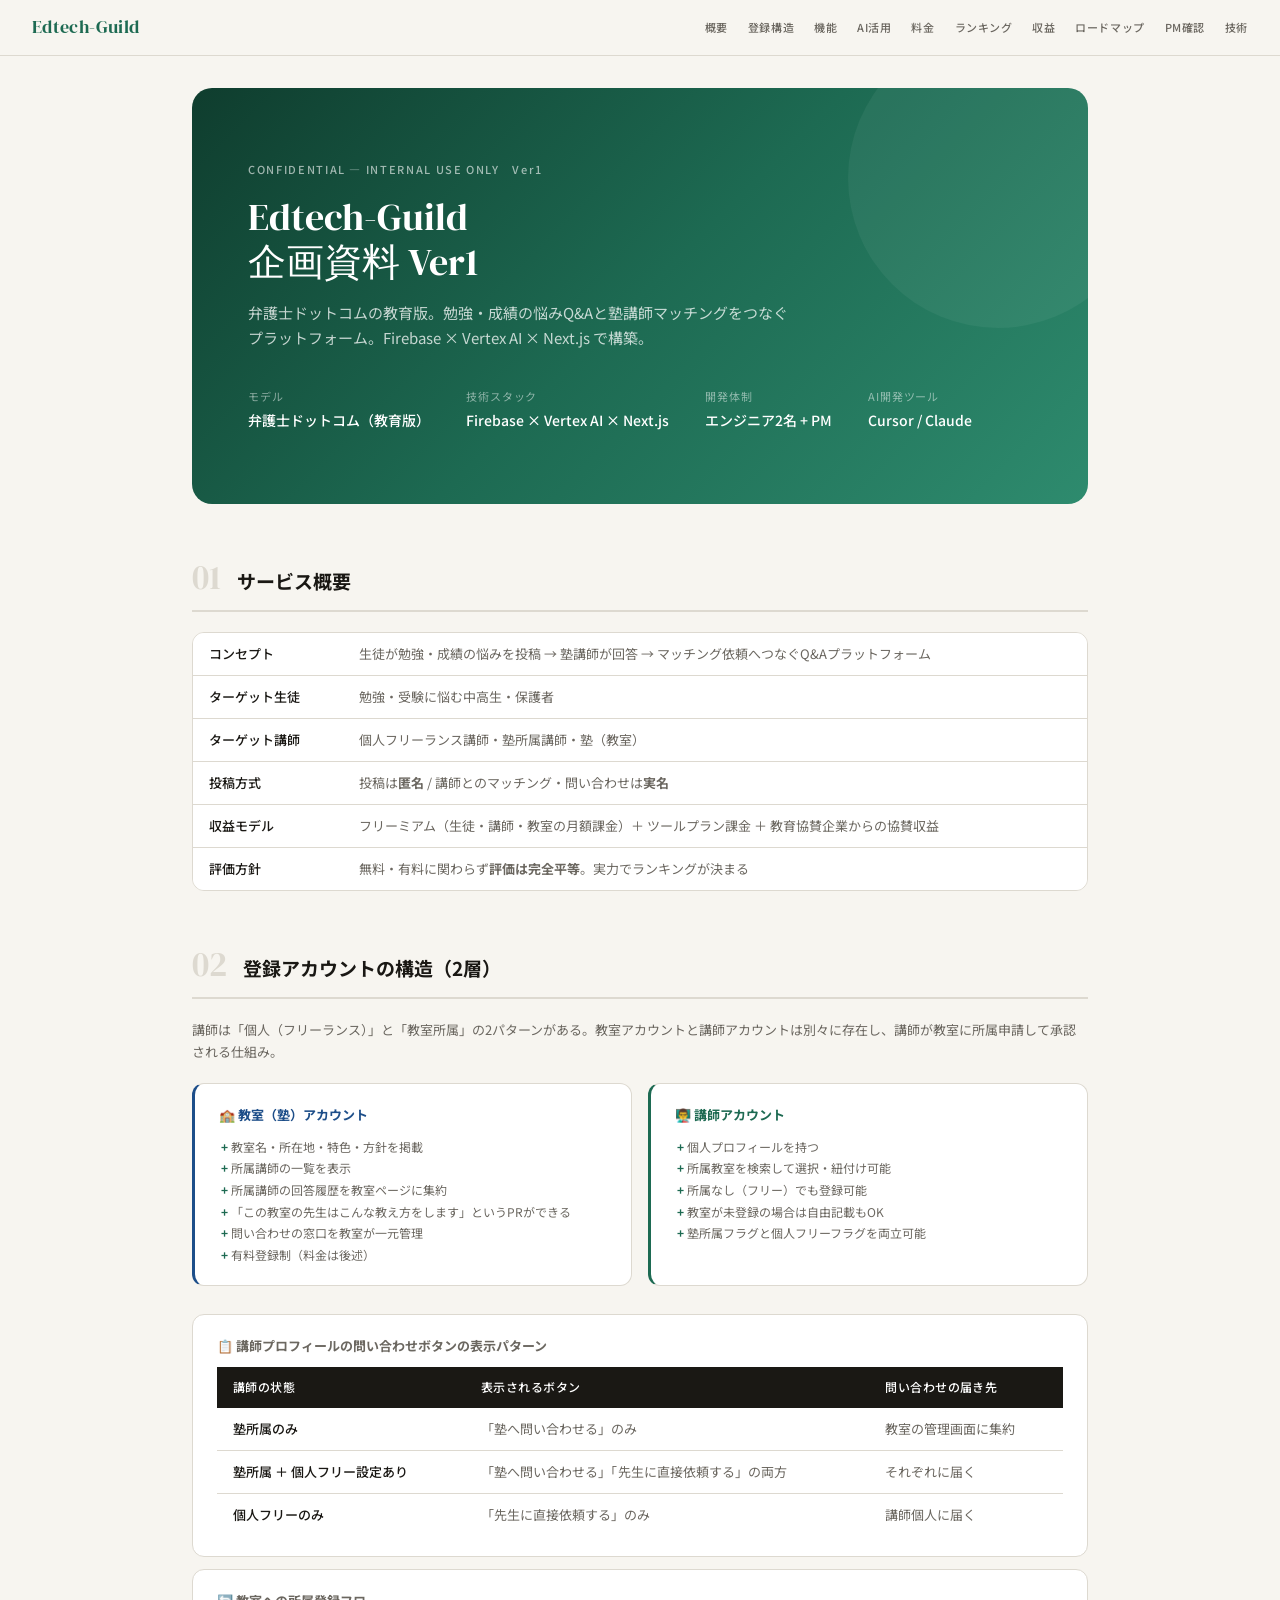
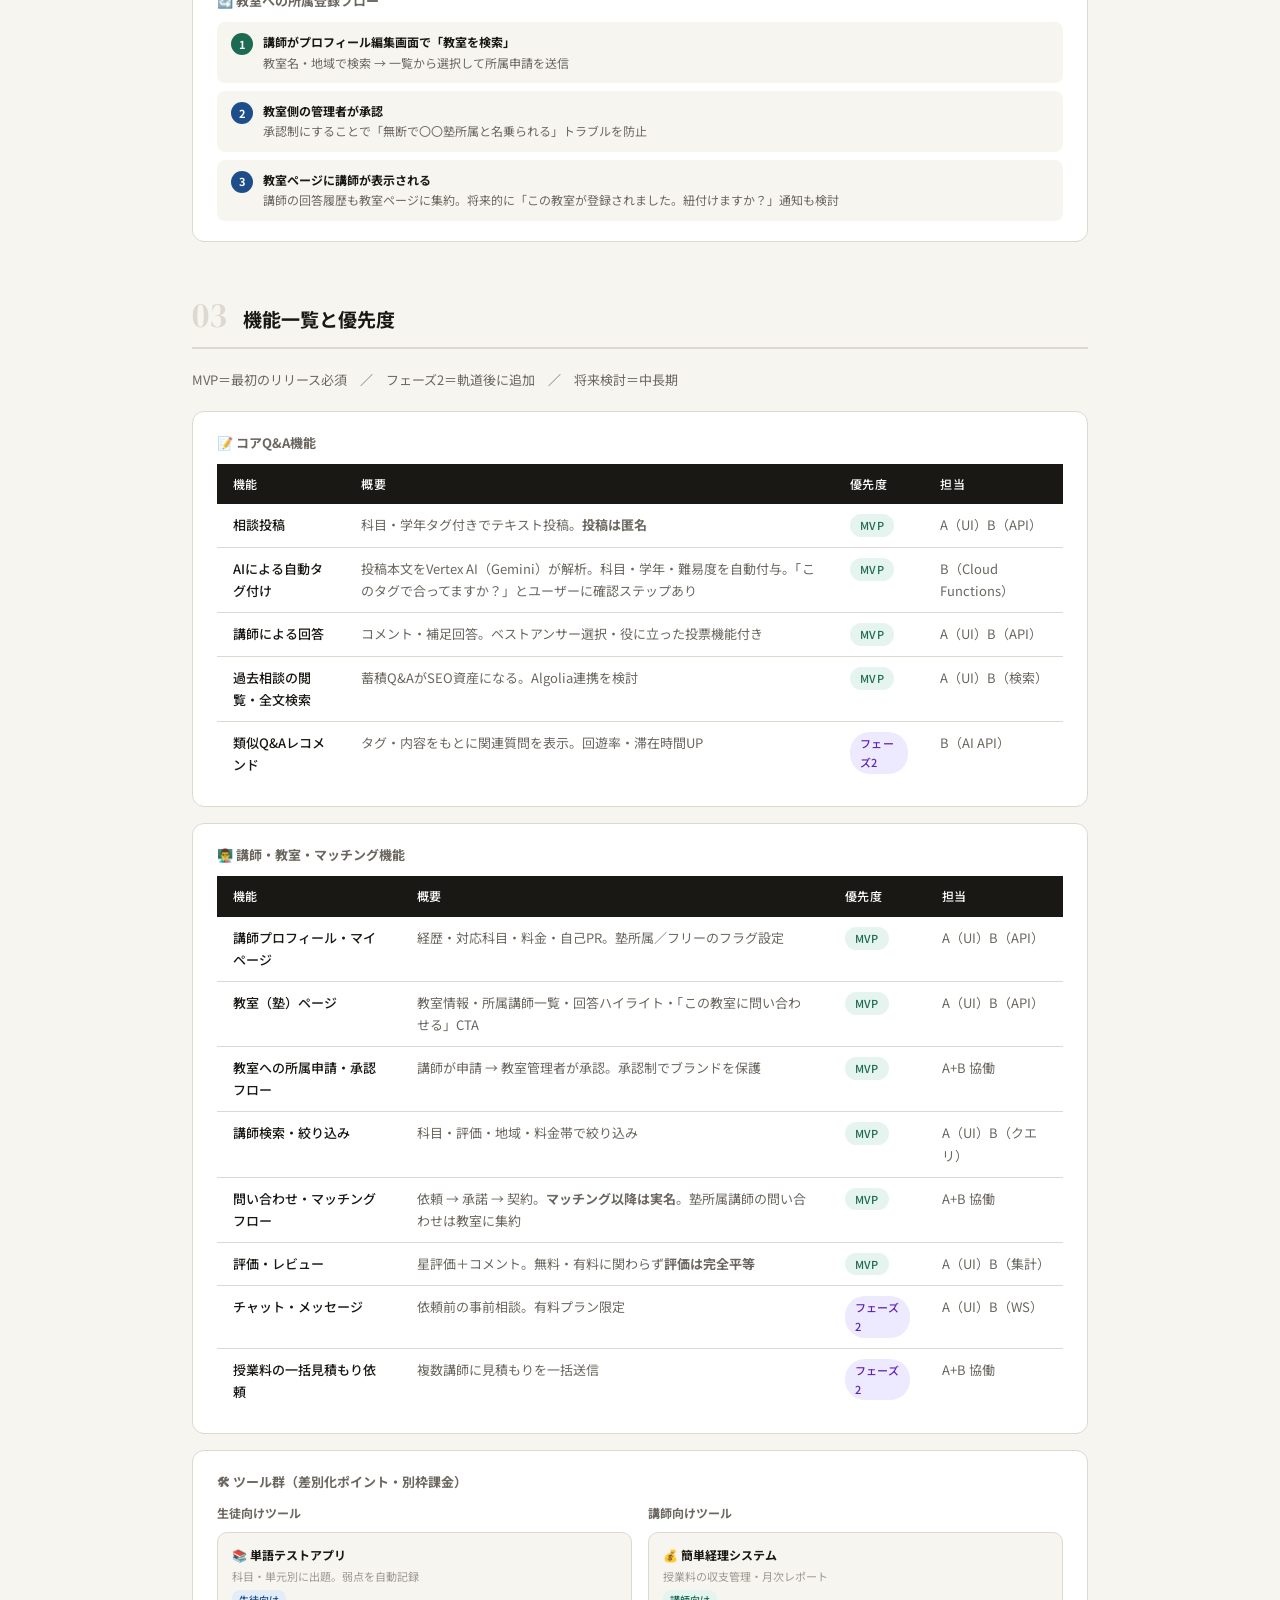
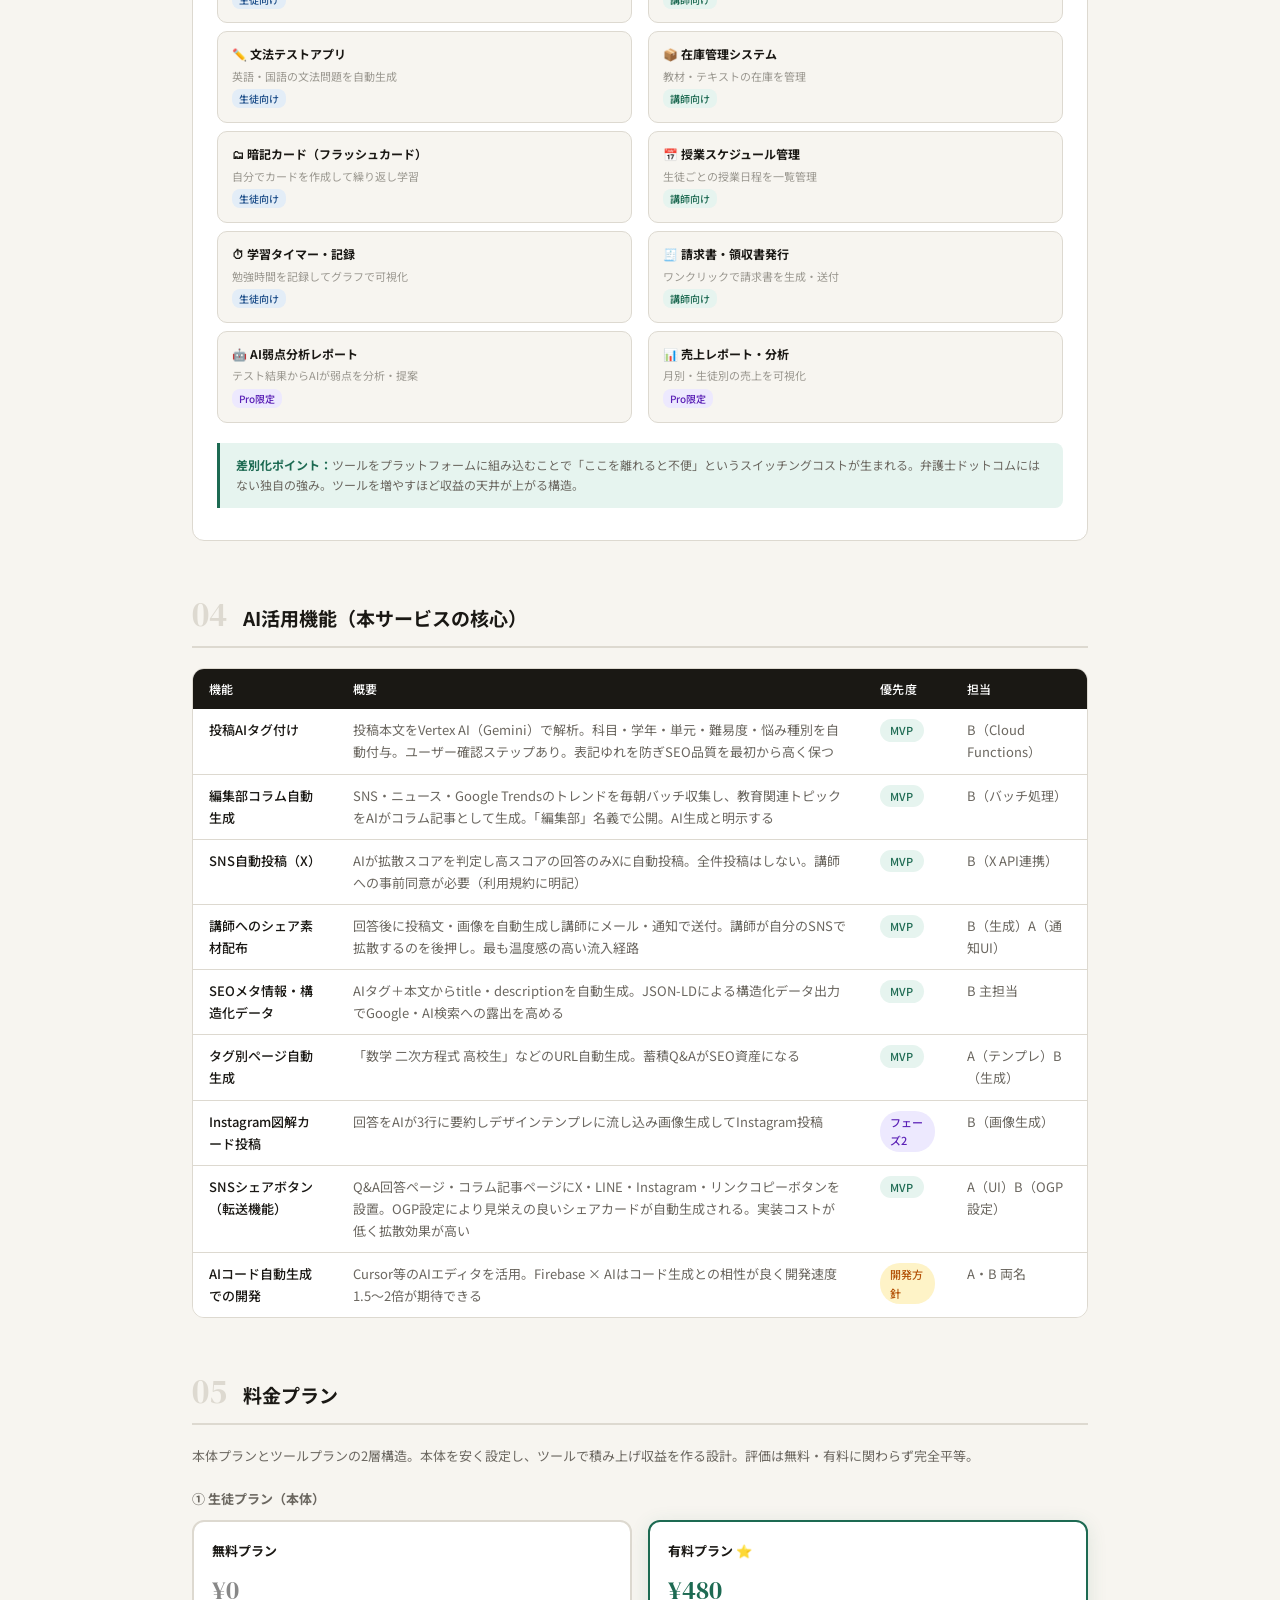
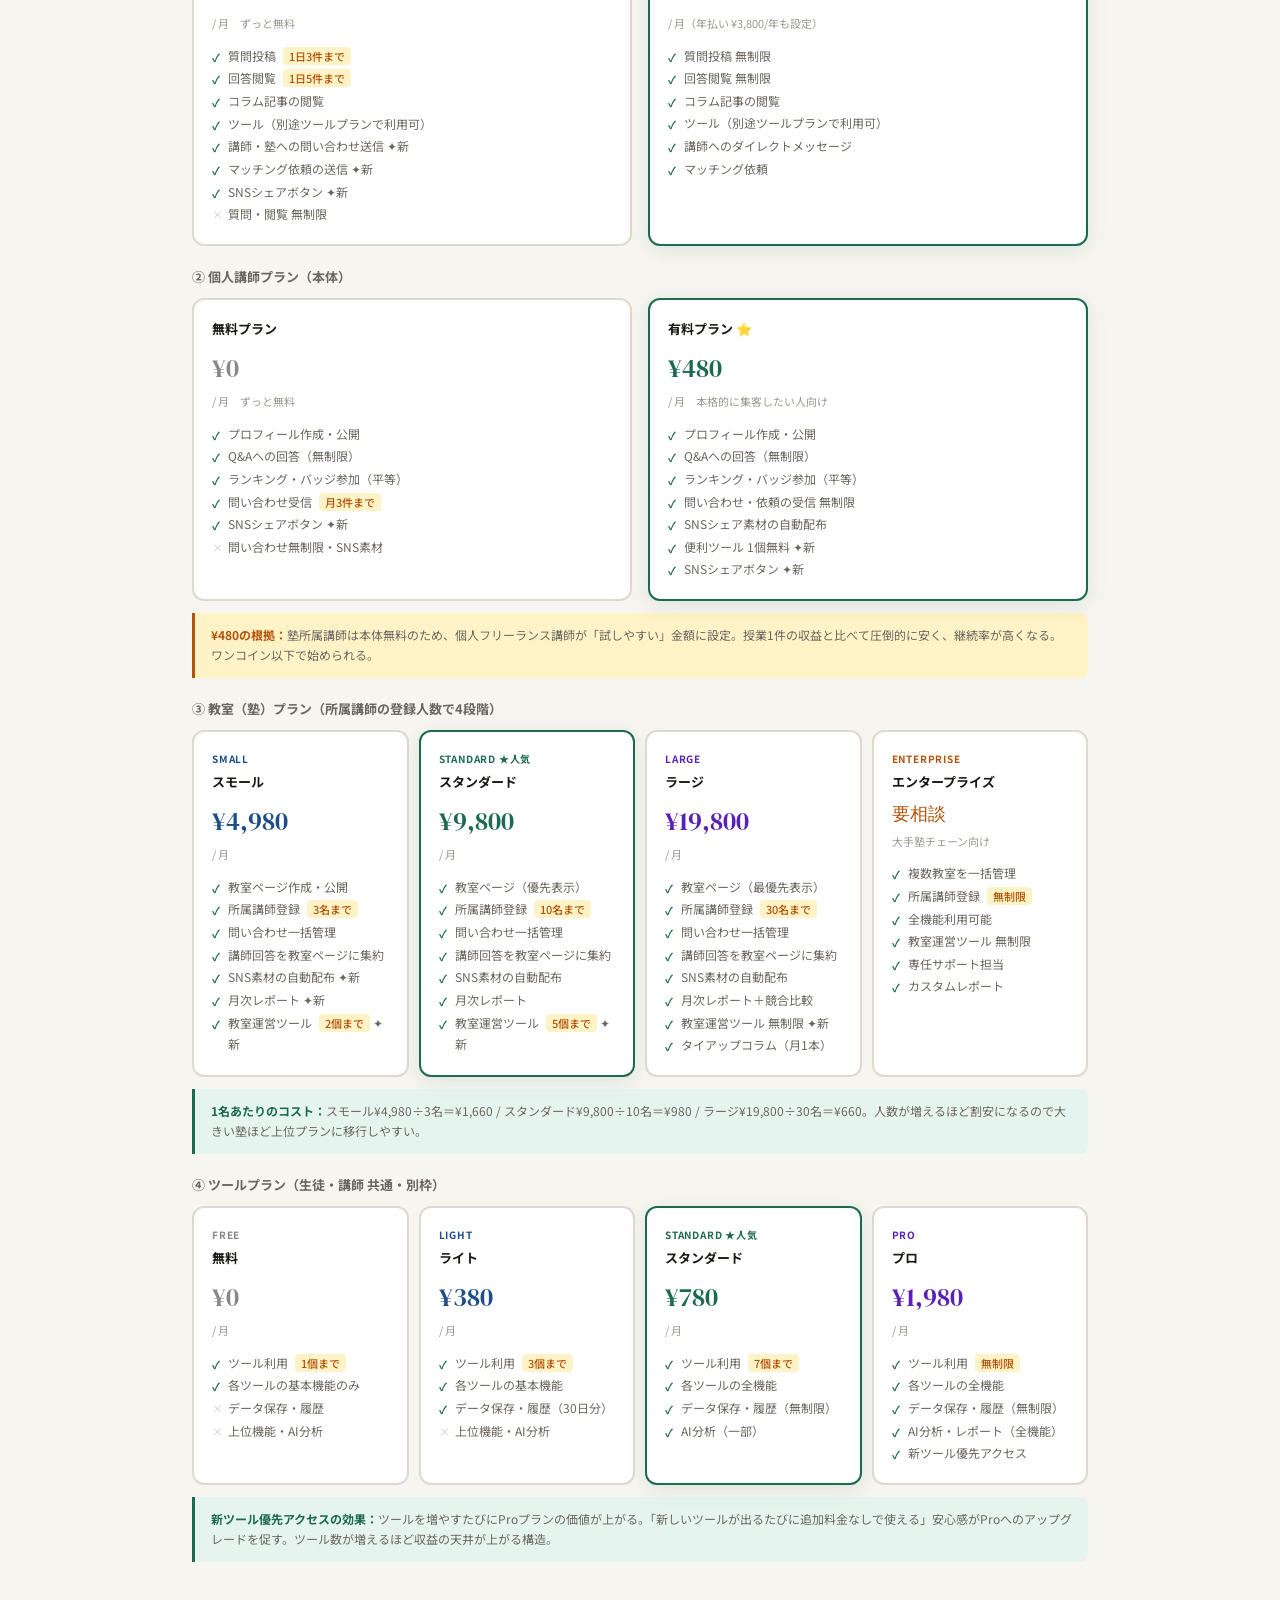
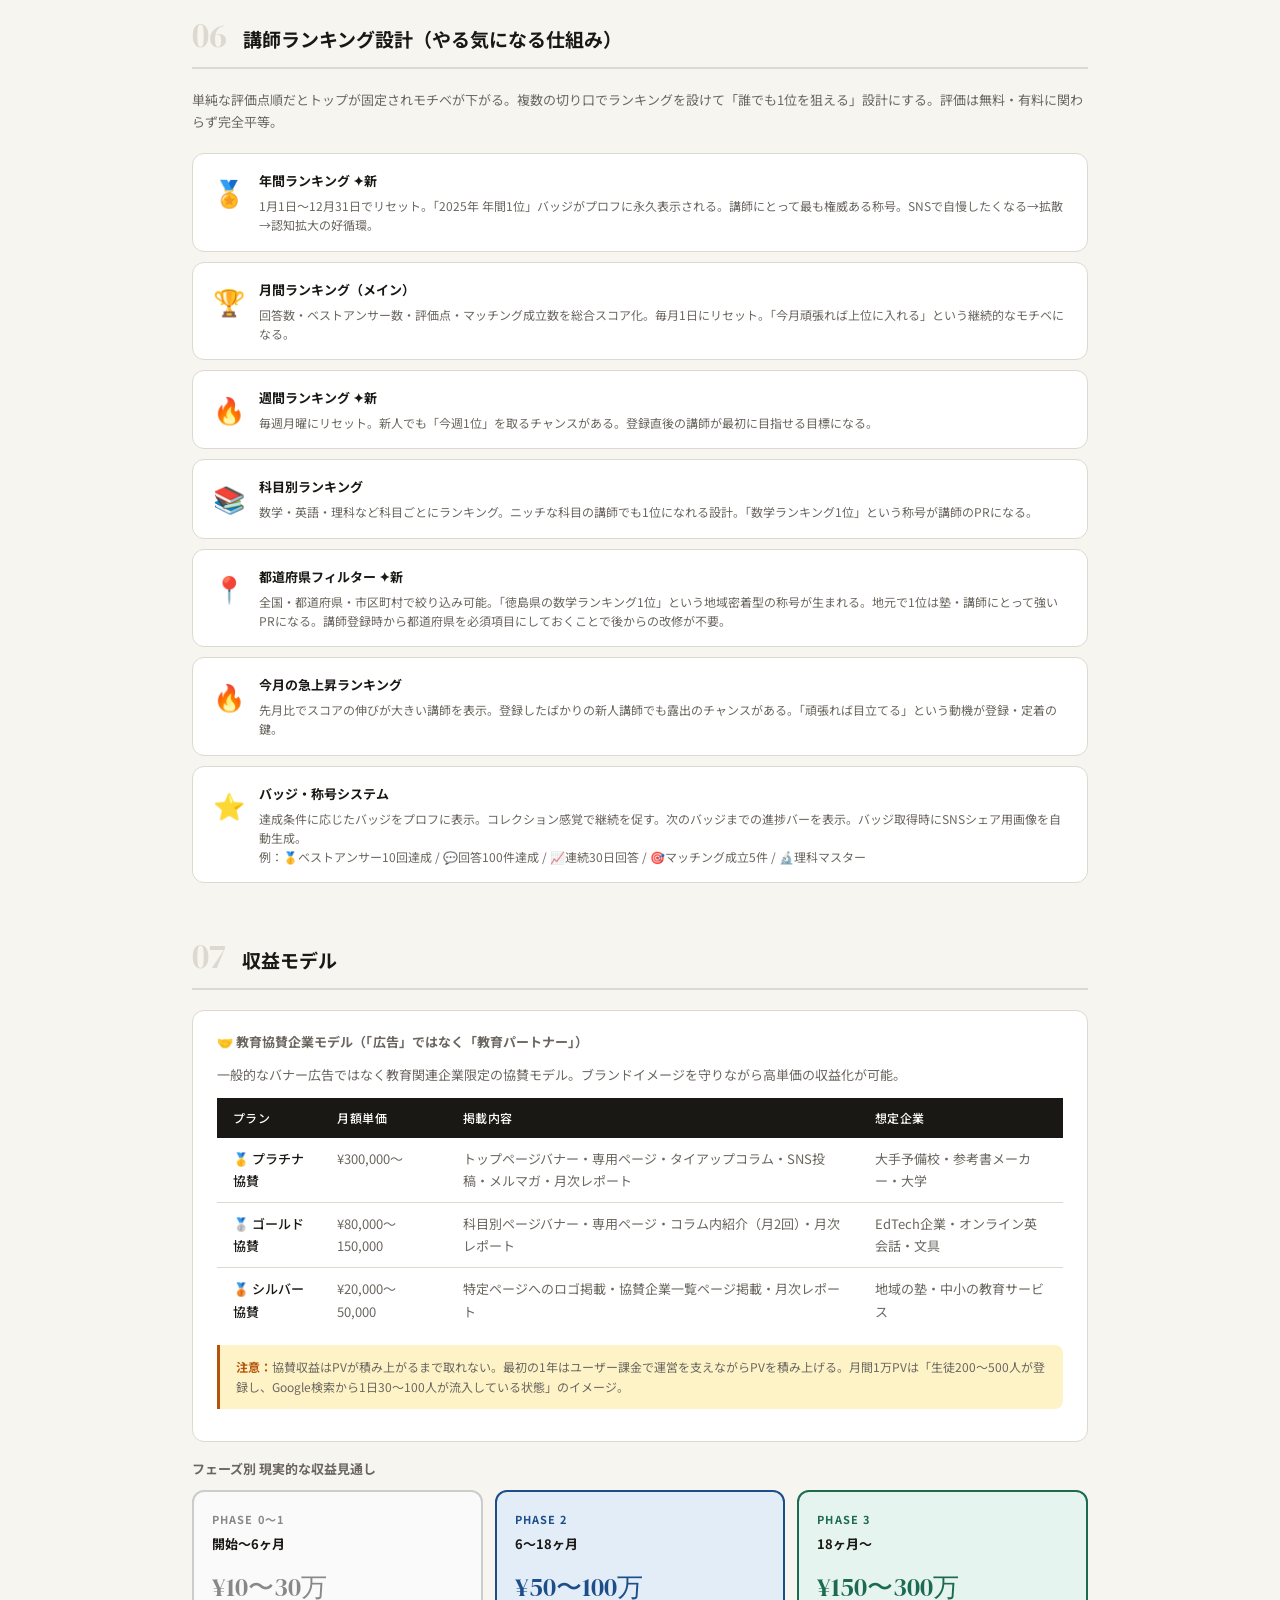
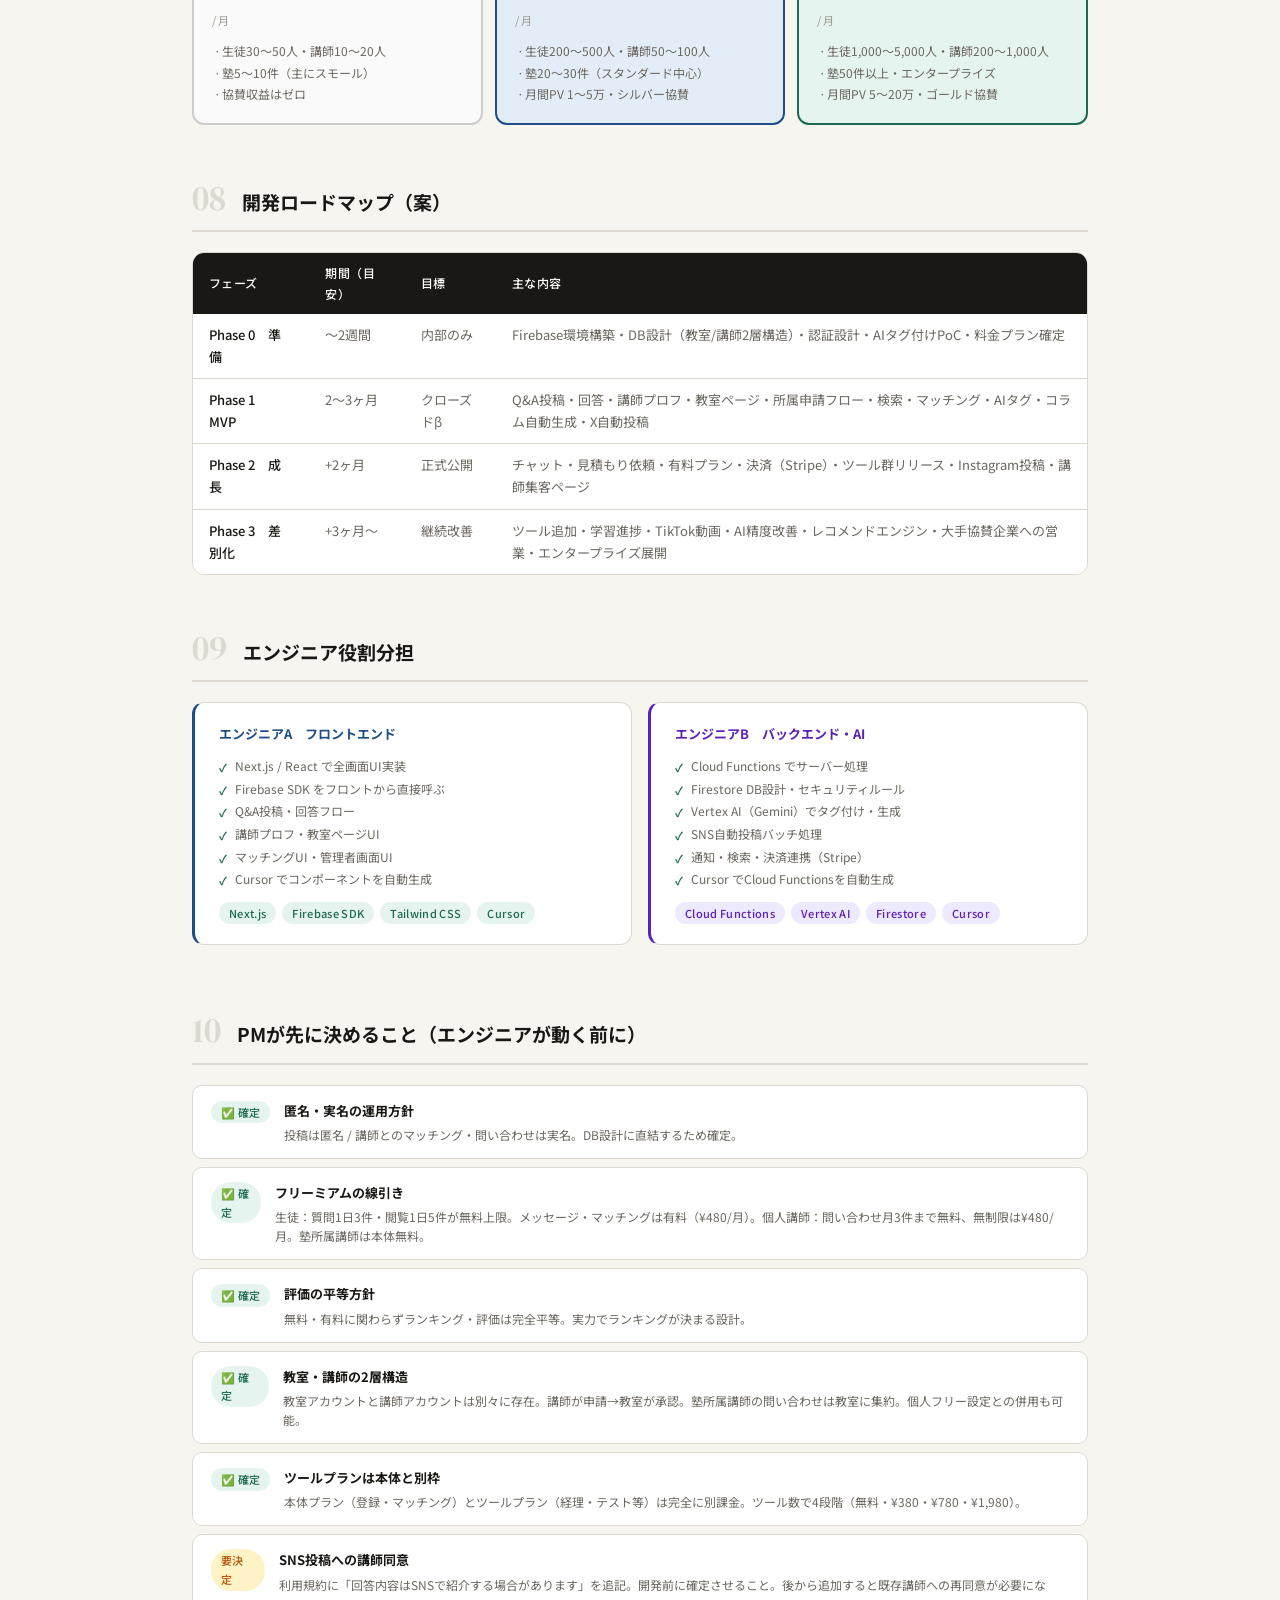
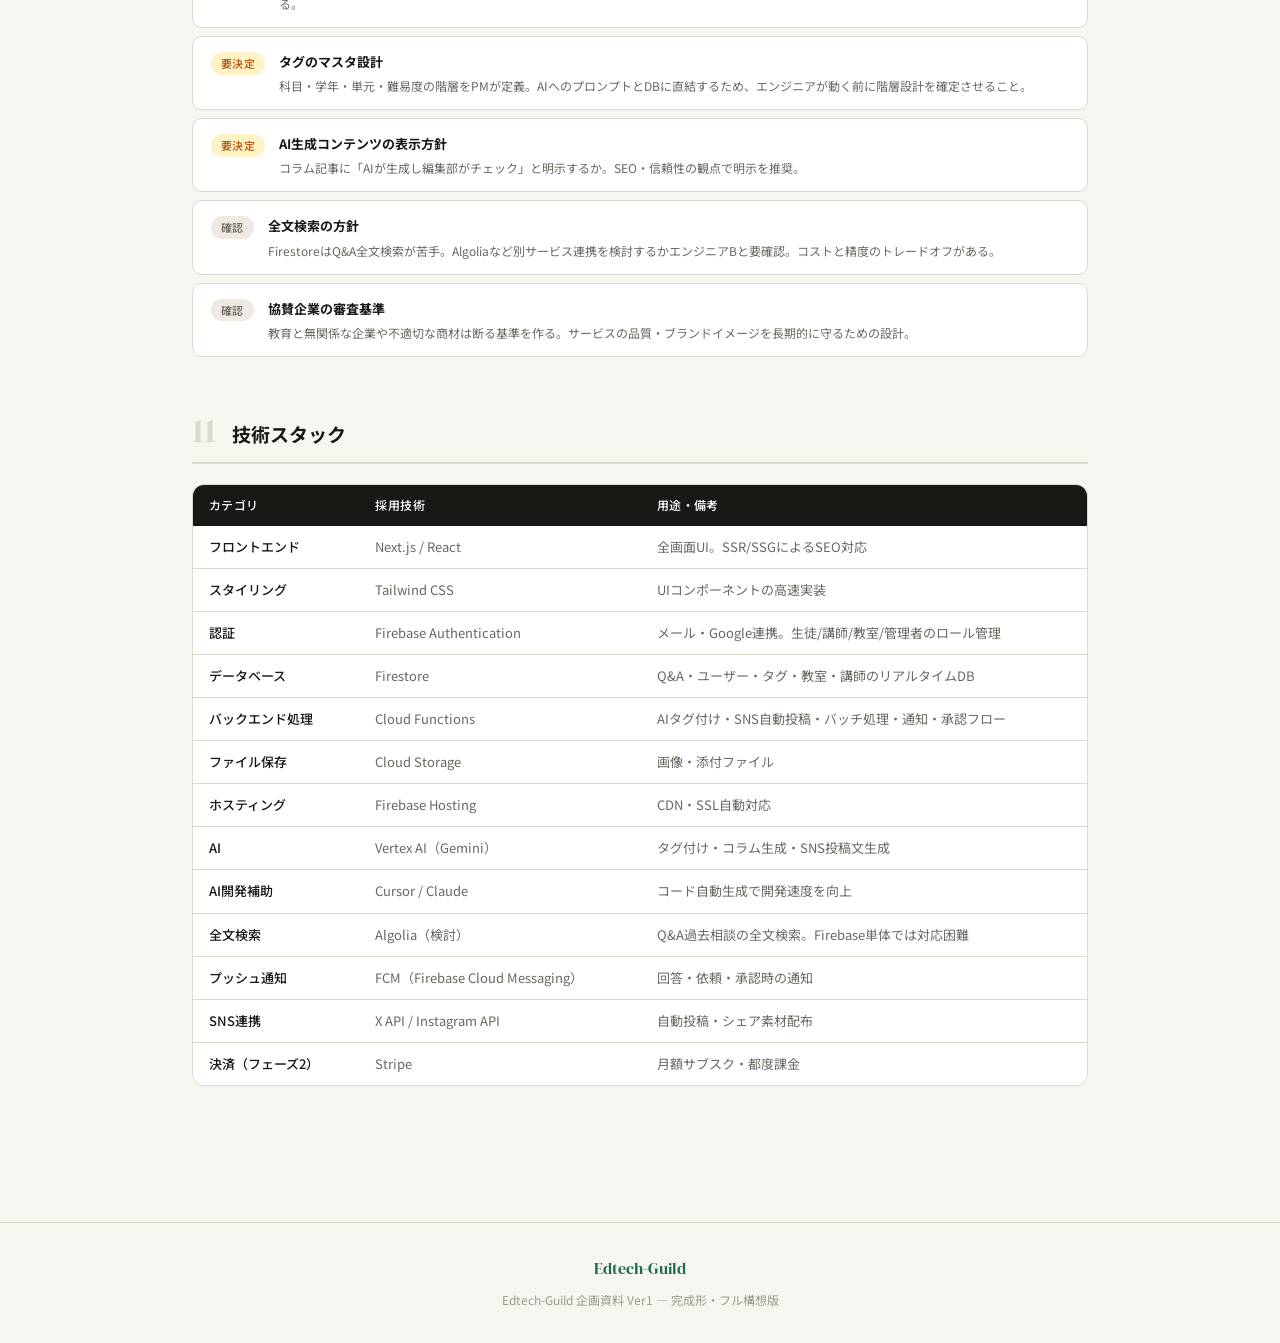
<file: ver1/index.html>
<!DOCTYPE html>
<html lang="ja">
<head>
<meta charset="UTF-8">
<meta name="viewport" content="width=device-width, initial-scale=1.0">
<title>Edtech-Guild 企画資料 Ver1｜完成形・フル構想版</title>
<link href="https://fonts.googleapis.com/css2?family=Noto+Sans+JP:wght@300;400;500;700&family=DM+Serif+Display&display=swap" rel="stylesheet">
<style>
:root {
  --bg: #F7F5F0;
  --bg2: #EEEAE2;
  --surface: #FFFFFF;
  --border: #DDD9D0;
  --text: #1A1814;
  --text2: #6B6760;
  --text3: #9B9890;
  --accent: #1D6A52;
  --accent2: #2E8B6E;
  --accent-light: #E6F4EF;
  --blue: #1D4E89;
  --blue-light: #E3EDF7;
  --amber: #B45309;
  --amber-light: #FEF3C7;
  --purple: #5B21B6;
  --purple-light: #EDE9FE;
  --red: #991B1B;
  --red-light: #FEE2E2;
}
*{margin:0;padding:0;box-sizing:border-box}
html{scroll-behavior:smooth}
body{font-family:'Noto Sans JP',sans-serif;background:var(--bg);color:var(--text);font-size:14px;line-height:1.7}
nav{position:fixed;top:0;left:0;right:0;z-index:100;background:rgba(247,245,240,0.95);backdrop-filter:blur(8px);border-bottom:1px solid var(--border);padding:0 32px;display:flex;align-items:center;justify-content:space-between;height:56px}
.nav-logo{font-family:'DM Serif Display',serif;font-size:18px;color:var(--accent);letter-spacing:.02em;text-decoration:none}
.nav-links{display:flex;gap:20px;flex-wrap:wrap}
.nav-links a{font-size:11px;color:var(--text2);text-decoration:none;font-weight:500;letter-spacing:.05em;transition:color .2s}
.nav-links a:hover{color:var(--accent)}
.page{max-width:960px;margin:0 auto;padding:88px 32px 80px}
.hero{background:linear-gradient(135deg,#0F3D2E 0%,#1D6A52 50%,#2E8B6E 100%);color:white;padding:72px 56px;border-radius:20px;margin-bottom:56px;position:relative;overflow:hidden}
.hero::before{content:'';position:absolute;top:-60px;right:-60px;width:300px;height:300px;border-radius:50%;background:rgba(255,255,255,0.05)}
.hero-tag{font-size:11px;letter-spacing:.15em;font-weight:500;color:rgba(255,255,255,0.6);margin-bottom:16px}
.hero h1{font-family:'DM Serif Display',serif;font-size:38px;line-height:1.2;margin-bottom:14px;font-weight:400}
.hero-sub{font-size:15px;color:rgba(255,255,255,0.75);margin-bottom:36px;max-width:540px}
.hero-meta{display:flex;gap:36px;flex-wrap:wrap}
.hero-meta-label{font-size:11px;color:rgba(255,255,255,0.5);letter-spacing:.08em;margin-bottom:3px}
.hero-meta-val{font-size:14px;font-weight:500}
.section{margin-bottom:56px}
.section-header{display:flex;align-items:baseline;gap:16px;margin-bottom:20px;padding-bottom:12px;border-bottom:2px solid var(--border)}
.section-num{font-family:'DM Serif Display',serif;font-size:34px;color:var(--border);line-height:1}
.section-title{font-size:19px;font-weight:700;color:var(--text)}
.section-desc{color:var(--text2);font-size:13px;margin-bottom:20px;line-height:1.7}
.card{background:var(--surface);border:1px solid var(--border);border-radius:12px;padding:20px 24px;margin-bottom:12px}
.card-title{font-size:13px;font-weight:700;margin-bottom:10px;color:var(--text2)}
.badge{display:inline-block;padding:2px 10px;border-radius:20px;font-size:11px;font-weight:500;letter-spacing:.03em}
.b-must{background:var(--accent-light);color:var(--accent)}
.b-phase2{background:var(--purple-light);color:var(--purple)}
.b-later{background:var(--bg2);color:var(--text2)}
.b-pm{background:var(--amber-light);color:var(--amber)}
.b-done{background:var(--accent-light);color:var(--accent)}
.tbl-wrap{overflow-x:auto;border-radius:12px;border:1px solid var(--border)}
table{width:100%;border-collapse:collapse;background:var(--surface)}
thead th{background:var(--text);color:white;padding:10px 16px;text-align:left;font-size:12px;font-weight:500;letter-spacing:.04em}
tbody td{padding:10px 16px;border-bottom:1px solid var(--border);font-size:13px;color:var(--text2);vertical-align:top}
tbody tr:last-child td{border-bottom:none}
tbody tr:hover td{background:var(--bg)}
td:first-child{color:var(--text);font-weight:500}
.grid2{display:grid;grid-template-columns:1fr 1fr;gap:16px}
.grid3{display:grid;grid-template-columns:1fr 1fr 1fr;gap:12px}
.grid4{display:grid;grid-template-columns:repeat(4,1fr);gap:10px}
.plan{border-radius:12px;padding:18px;border:2px solid var(--border);background:var(--surface)}
.plan.featured{border-color:var(--accent);box-shadow:0 4px 20px rgba(29,106,82,0.12)}
.plan-tag{font-size:10px;font-weight:700;letter-spacing:.08em;margin-bottom:4px}
.plan-name{font-size:13px;font-weight:700;margin-bottom:4px}
.plan-price{font-family:'DM Serif Display',serif;font-size:26px;margin:6px 0 2px}
.plan-period{font-size:11px;color:var(--text3);margin-bottom:12px}
.p0 .plan-price{color:#888}
.p1 .plan-price{color:var(--blue)}
.p2 .plan-price{color:var(--accent)}
.p3 .plan-price{color:var(--purple)}
.p4 .plan-price{color:var(--amber)}
.plan-item{font-size:12px;color:var(--text2);line-height:1.8;padding-left:16px;position:relative;margin-bottom:1px}
.plan-item.o::before{content:"✓";position:absolute;left:0;color:var(--accent);font-weight:700;font-size:11px;top:3px}
.plan-item.x::before{content:"×";position:absolute;left:0;color:#CCC;font-size:11px;top:2px}
.plan-limit{background:var(--amber-light);color:var(--amber);border-radius:4px;padding:1px 6px;font-size:11px;font-weight:500;display:inline;margin-left:4px}
.tip{border-left:3px solid var(--accent);border-radius:0 8px 8px 0;padding:12px 16px;margin:12px 0;font-size:12px;color:var(--text2);line-height:1.7;background:var(--accent-light)}
.tip b{color:var(--accent)}
.tip-amber{border-left-color:var(--amber);background:var(--amber-light)}
.tip-amber b{color:var(--amber)}
.tip-blue{border-left-color:var(--blue);background:var(--blue-light)}
.tip-blue b{color:var(--blue)}
.tip-red{border-left-color:var(--red);background:var(--red-light)}
.tip-red b{color:var(--red)}
.phase-card{border-radius:12px;padding:18px;border:2px solid}
.ph0{border-color:#CCC;background:#FAFAFA}
.ph1{border-color:var(--blue);background:var(--blue-light)}
.ph2{border-color:var(--accent);background:var(--accent-light)}
.ph3{border-color:var(--purple);background:var(--purple-light)}
.phase-label{font-size:11px;font-weight:700;letter-spacing:.1em;margin-bottom:4px}
.ph0 .phase-label{color:#888}
.ph1 .phase-label{color:var(--blue)}
.ph2 .phase-label{color:var(--accent)}
.ph3 .phase-label{color:var(--purple)}
.phase-period{font-size:13px;font-weight:700;color:var(--text);margin-bottom:10px}
.phase-num{font-family:'DM Serif Display',serif;font-size:26px;margin-bottom:2px}
.ph0 .phase-num{color:#888}
.ph1 .phase-num{color:var(--blue)}
.ph2 .phase-num{color:var(--accent)}
.ph3 .phase-num{color:var(--purple)}
.phase-sub{font-size:11px;color:var(--text3);margin-bottom:10px}
.phase-item{font-size:12px;color:var(--text2);line-height:1.8;padding-left:10px;position:relative}
.phase-item::before{content:"·";position:absolute;left:2px}
.pm-item{background:var(--surface);border:1px solid var(--border);border-radius:10px;padding:14px 18px;margin-bottom:8px;display:flex;gap:14px;align-items:flex-start}
.pm-title{font-size:13px;font-weight:700;color:var(--text);margin-bottom:3px}
.pm-desc{font-size:12px;color:var(--text2);line-height:1.6}
.rank-card{background:var(--surface);border:1px solid var(--border);border-radius:12px;padding:16px 20px;margin-bottom:10px;display:flex;align-items:flex-start;gap:14px}
.rank-icon{font-size:26px;flex-shrink:0}
.rank-title{font-size:13px;font-weight:700;color:var(--text);margin-bottom:4px}
.rank-desc{font-size:12px;color:var(--text2);line-height:1.6}
.tool-box{border:1px solid var(--border);border-radius:10px;padding:12px 14px;background:var(--bg);margin-bottom:8px}
.tool-name{font-size:12px;font-weight:700;color:var(--text);margin-bottom:2px}
.tool-desc{font-size:11px;color:var(--text3)}
.tool-tag{display:inline-block;padding:1px 7px;border-radius:8px;font-size:10px;font-weight:500;margin-top:4px}
.tt-s{background:var(--blue-light);color:var(--blue)}
.tt-t{background:var(--accent-light);color:var(--accent)}
.tt-a{background:var(--purple-light);color:var(--purple)}
.divider{height:1px;background:var(--border);margin:20px 0}
.two-col{display:grid;grid-template-columns:1fr 1fr;gap:16px}
.box{background:var(--bg);border-radius:8px;padding:12px 14px}
.box-title{font-size:11px;font-weight:700;color:var(--text2);margin-bottom:6px}
.b-item{font-size:12px;color:var(--text2);line-height:1.8;padding-left:12px;position:relative}
.b-item::before{content:"·";position:absolute;left:2px}
.b-item.good::before{content:"+";color:var(--accent);font-weight:700}
footer{border-top:1px solid var(--border);padding:32px;text-align:center;color:var(--text3);font-size:12px}
@media(max-width:680px){
  nav{padding:0 16px}
  .nav-links{display:none}
  .page{padding:72px 16px 60px}
  .hero{padding:36px 24px}
  .hero h1{font-size:26px}
  .hero-meta{gap:20px}
  .grid2,.grid3,.grid4,.two-col{grid-template-columns:1fr}
}
</style>
</head>
<body>
<nav>
  <a class="nav-logo" href="../index.html">Edtech-Guild</a>
  <div class="nav-links">
    <a href="#overview">概要</a>
    <a href="#structure">登録構造</a>
    <a href="#features">機能</a>
    <a href="#ai">AI活用</a>
    <a href="#pricing">料金</a>
    <a href="#ranking">ランキング</a>
    <a href="#revenue">収益</a>
    <a href="#roadmap">ロードマップ</a>
    <a href="#pm">PM確認</a>
    <a href="#stack">技術</a>
  </div>
</nav>

<div class="page">

  <!-- HERO -->
  <div class="hero">
    <div class="hero-tag">CONFIDENTIAL — INTERNAL USE ONLY　Ver1</div>
    <h1>Edtech-Guild<br>企画資料 Ver1</h1>
    <div class="hero-sub">弁護士ドットコムの教育版。勉強・成績の悩みQ&amp;Aと塾講師マッチングをつなぐプラットフォーム。Firebase × Vertex AI × Next.js で構築。</div>
    <div class="hero-meta">
      <div><div class="hero-meta-label">モデル</div><div class="hero-meta-val">弁護士ドットコム（教育版）</div></div>
      <div><div class="hero-meta-label">技術スタック</div><div class="hero-meta-val">Firebase × Vertex AI × Next.js</div></div>
      <div><div class="hero-meta-label">開発体制</div><div class="hero-meta-val">エンジニア2名 + PM</div></div>
      <div><div class="hero-meta-label">AI開発ツール</div><div class="hero-meta-val">Cursor / Claude</div></div>
    </div>
  </div>

  <!-- 1. サービス概要 -->
  <div class="section" id="overview">
    <div class="section-header"><div class="section-num">01</div><div class="section-title">サービス概要</div></div>
    <div class="tbl-wrap">
      <table>
        <tbody>
          <tr><td>コンセプト</td><td>生徒が勉強・成績の悩みを投稿 → 塾講師が回答 → マッチング依頼へつなぐQ&Aプラットフォーム</td></tr>
          <tr><td>ターゲット生徒</td><td>勉強・受験に悩む中高生・保護者</td></tr>
          <tr><td>ターゲット講師</td><td>個人フリーランス講師・塾所属講師・塾（教室）</td></tr>
          <tr><td>投稿方式</td><td>投稿は<strong>匿名</strong> / 講師とのマッチング・問い合わせは<strong>実名</strong></td></tr>
          <tr><td>収益モデル</td><td>フリーミアム（生徒・講師・教室の月額課金）＋ ツールプラン課金 ＋ 教育協賛企業からの協賛収益</td></tr>
          <tr><td>評価方針</td><td>無料・有料に関わらず<strong>評価は完全平等</strong>。実力でランキングが決まる</td></tr>
        </tbody>
      </table>
    </div>
  </div>

  <!-- 2. 登録アカウント構造 -->
  <div class="section" id="structure">
    <div class="section-header"><div class="section-num">02</div><div class="section-title">登録アカウントの構造（2層）</div></div>
    <div class="section-desc">講師は「個人（フリーランス）」と「教室所属」の2パターンがある。教室アカウントと講師アカウントは別々に存在し、講師が教室に所属申請して承認される仕組み。</div>

    <div class="two-col" style="margin-bottom:16px">
      <div class="card" style="border-left:3px solid var(--blue)">
        <div class="card-title" style="color:var(--blue)">🏫 教室（塾）アカウント</div>
        <div class="b-item good">教室名・所在地・特色・方針を掲載</div>
        <div class="b-item good">所属講師の一覧を表示</div>
        <div class="b-item good">所属講師の回答履歴を教室ページに集約</div>
        <div class="b-item good">「この教室の先生はこんな教え方をします」というPRができる</div>
        <div class="b-item good">問い合わせの窓口を教室が一元管理</div>
        <div class="b-item good">有料登録制（料金は後述）</div>
      </div>
      <div class="card" style="border-left:3px solid var(--accent)">
        <div class="card-title" style="color:var(--accent)">👨‍🏫 講師アカウント</div>
        <div class="b-item good">個人プロフィールを持つ</div>
        <div class="b-item good">所属教室を検索して選択・紐付け可能</div>
        <div class="b-item good">所属なし（フリー）でも登録可能</div>
        <div class="b-item good">教室が未登録の場合は自由記載もOK</div>
        <div class="b-item good">塾所属フラグと個人フリーフラグを両立可能</div>
      </div>
    </div>

    <div class="card">
      <div class="card-title">📋 講師プロフィールの問い合わせボタンの表示パターン</div>
      <div class="tbl-wrap" style="border:none;border-radius:0">
        <table>
          <thead><tr><th>講師の状態</th><th>表示されるボタン</th><th>問い合わせの届き先</th></tr></thead>
          <tbody>
            <tr><td>塾所属のみ</td><td>「塾へ問い合わせる」のみ</td><td>教室の管理画面に集約</td></tr>
            <tr><td>塾所属 ＋ 個人フリー設定あり</td><td>「塾へ問い合わせる」「先生に直接依頼する」の両方</td><td>それぞれに届く</td></tr>
            <tr><td>個人フリーのみ</td><td>「先生に直接依頼する」のみ</td><td>講師個人に届く</td></tr>
          </tbody>
        </table>
      </div>
    </div>

    <div class="card">
      <div class="card-title">🔄 教室への所属登録フロー</div>
      <div style="display:flex;flex-direction:column;gap:8px;margin-top:4px">
        <div style="background:var(--bg);border-radius:8px;padding:10px 14px;display:flex;gap:10px;align-items:flex-start">
          <div style="width:22px;height:22px;border-radius:50%;background:var(--accent);color:white;display:flex;align-items:center;justify-content:center;font-size:11px;font-weight:700;flex-shrink:0;margin-top:1px">1</div>
          <div style="font-size:12px;color:var(--text2)"><strong style="color:var(--text)">講師がプロフィール編集画面で「教室を検索」</strong><br>教室名・地域で検索 → 一覧から選択して所属申請を送信</div>
        </div>
        <div style="background:var(--bg);border-radius:8px;padding:10px 14px;display:flex;gap:10px;align-items:flex-start">
          <div style="width:22px;height:22px;border-radius:50%;background:var(--blue);color:white;display:flex;align-items:center;justify-content:center;font-size:11px;font-weight:700;flex-shrink:0;margin-top:1px">2</div>
          <div style="font-size:12px;color:var(--text2)"><strong style="color:var(--text)">教室側の管理者が承認</strong><br>承認制にすることで「無断で〇〇塾所属と名乗られる」トラブルを防止</div>
        </div>
        <div style="background:var(--bg);border-radius:8px;padding:10px 14px;display:flex;gap:10px;align-items:flex-start">
          <div style="width:22px;height:22px;border-radius:50%;background:var(--blue);color:white;display:flex;align-items:center;justify-content:center;font-size:11px;font-weight:700;flex-shrink:0;margin-top:1px">3</div>
          <div style="font-size:12px;color:var(--text2)"><strong style="color:var(--text)">教室ページに講師が表示される</strong><br>講師の回答履歴も教室ページに集約。将来的に「この教室が登録されました。紐付けますか？」通知も検討</div>
        </div>
      </div>
    </div>
  </div>

  <!-- 3. 機能一覧 -->
  <div class="section" id="features">
    <div class="section-header"><div class="section-num">03</div><div class="section-title">機能一覧と優先度</div></div>
    <div class="section-desc">MVP＝最初のリリース必須　／　フェーズ2＝軌道後に追加　／　将来検討＝中長期</div>

    <div class="card" style="margin-bottom:16px">
      <div class="card-title">📝 コアQ&A機能</div>
      <div class="tbl-wrap" style="border:none;border-radius:0">
        <table>
          <thead><tr><th>機能</th><th>概要</th><th>優先度</th><th>担当</th></tr></thead>
          <tbody>
            <tr><td>相談投稿</td><td>科目・学年タグ付きでテキスト投稿。<strong>投稿は匿名</strong></td><td><span class="badge b-must">MVP</span></td><td>A（UI）B（API）</td></tr>
            <tr><td>AIによる自動タグ付け</td><td>投稿本文をVertex AI（Gemini）が解析。科目・学年・難易度を自動付与。「このタグで合ってますか？」とユーザーに確認ステップあり</td><td><span class="badge b-must">MVP</span></td><td>B（Cloud Functions）</td></tr>
            <tr><td>講師による回答</td><td>コメント・補足回答。ベストアンサー選択・役に立った投票機能付き</td><td><span class="badge b-must">MVP</span></td><td>A（UI）B（API）</td></tr>
            <tr><td>過去相談の閲覧・全文検索</td><td>蓄積Q&AがSEO資産になる。Algolia連携を検討</td><td><span class="badge b-must">MVP</span></td><td>A（UI）B（検索）</td></tr>
            <tr><td>類似Q&Aレコメンド</td><td>タグ・内容をもとに関連質問を表示。回遊率・滞在時間UP</td><td><span class="badge b-phase2">フェーズ2</span></td><td>B（AI API）</td></tr>
          </tbody>
        </table>
      </div>
    </div>

    <div class="card" style="margin-bottom:16px">
      <div class="card-title">👨‍🏫 講師・教室・マッチング機能</div>
      <div class="tbl-wrap" style="border:none;border-radius:0">
        <table>
          <thead><tr><th>機能</th><th>概要</th><th>優先度</th><th>担当</th></tr></thead>
          <tbody>
            <tr><td>講師プロフィール・マイページ</td><td>経歴・対応科目・料金・自己PR。塾所属／フリーのフラグ設定</td><td><span class="badge b-must">MVP</span></td><td>A（UI）B（API）</td></tr>
            <tr><td>教室（塾）ページ</td><td>教室情報・所属講師一覧・回答ハイライト・「この教室に問い合わせる」CTA</td><td><span class="badge b-must">MVP</span></td><td>A（UI）B（API）</td></tr>
            <tr><td>教室への所属申請・承認フロー</td><td>講師が申請 → 教室管理者が承認。承認制でブランドを保護</td><td><span class="badge b-must">MVP</span></td><td>A+B 協働</td></tr>
            <tr><td>講師検索・絞り込み</td><td>科目・評価・地域・料金帯で絞り込み</td><td><span class="badge b-must">MVP</span></td><td>A（UI）B（クエリ）</td></tr>
            <tr><td>問い合わせ・マッチングフロー</td><td>依頼 → 承諾 → 契約。<strong>マッチング以降は実名</strong>。塾所属講師の問い合わせは教室に集約</td><td><span class="badge b-must">MVP</span></td><td>A+B 協働</td></tr>
            <tr><td>評価・レビュー</td><td>星評価＋コメント。無料・有料に関わらず<strong>評価は完全平等</strong></td><td><span class="badge b-must">MVP</span></td><td>A（UI）B（集計）</td></tr>
            <tr><td>チャット・メッセージ</td><td>依頼前の事前相談。有料プラン限定</td><td><span class="badge b-phase2">フェーズ2</span></td><td>A（UI）B（WS）</td></tr>
            <tr><td>授業料の一括見積もり依頼</td><td>複数講師に見積もりを一括送信</td><td><span class="badge b-phase2">フェーズ2</span></td><td>A+B 協働</td></tr>
          </tbody>
        </table>
      </div>
    </div>

    <div class="card" style="margin-bottom:16px">
      <div class="card-title">🛠 ツール群（差別化ポイント・別枠課金）</div>
      <div class="two-col">
        <div>
          <div style="font-size:12px;font-weight:700;color:var(--text2);margin-bottom:8px">生徒向けツール</div>
          <div class="tool-box"><div class="tool-name">📚 単語テストアプリ</div><div class="tool-desc">科目・単元別に出題。弱点を自動記録</div><div class="tool-tag tt-s">生徒向け</div></div>
          <div class="tool-box"><div class="tool-name">✏️ 文法テストアプリ</div><div class="tool-desc">英語・国語の文法問題を自動生成</div><div class="tool-tag tt-s">生徒向け</div></div>
          <div class="tool-box"><div class="tool-name">🗂 暗記カード（フラッシュカード）</div><div class="tool-desc">自分でカードを作成して繰り返し学習</div><div class="tool-tag tt-s">生徒向け</div></div>
          <div class="tool-box"><div class="tool-name">⏱ 学習タイマー・記録</div><div class="tool-desc">勉強時間を記録してグラフで可視化</div><div class="tool-tag tt-s">生徒向け</div></div>
          <div class="tool-box"><div class="tool-name">🤖 AI弱点分析レポート</div><div class="tool-desc">テスト結果からAIが弱点を分析・提案</div><div class="tool-tag tt-a">Pro限定</div></div>
        </div>
        <div>
          <div style="font-size:12px;font-weight:700;color:var(--text2);margin-bottom:8px">講師向けツール</div>
          <div class="tool-box"><div class="tool-name">💰 簡単経理システム</div><div class="tool-desc">授業料の収支管理・月次レポート</div><div class="tool-tag tt-t">講師向け</div></div>
          <div class="tool-box"><div class="tool-name">📦 在庫管理システム</div><div class="tool-desc">教材・テキストの在庫を管理</div><div class="tool-tag tt-t">講師向け</div></div>
          <div class="tool-box"><div class="tool-name">📅 授業スケジュール管理</div><div class="tool-desc">生徒ごとの授業日程を一覧管理</div><div class="tool-tag tt-t">講師向け</div></div>
          <div class="tool-box"><div class="tool-name">🧾 請求書・領収書発行</div><div class="tool-desc">ワンクリックで請求書を生成・送付</div><div class="tool-tag tt-t">講師向け</div></div>
          <div class="tool-box"><div class="tool-name">📊 売上レポート・分析</div><div class="tool-desc">月別・生徒別の売上を可視化</div><div class="tool-tag tt-a">Pro限定</div></div>
        </div>
      </div>
      <div class="tip" style="margin-top:12px"><b>差別化ポイント：</b>ツールをプラットフォームに組み込むことで「ここを離れると不便」というスイッチングコストが生まれる。弁護士ドットコムにはない独自の強み。ツールを増やすほど収益の天井が上がる構造。</div>
    </div>
  </div>

  <!-- 4. AI活用 -->
  <div class="section" id="ai">
    <div class="section-header"><div class="section-num">04</div><div class="section-title">AI活用機能（本サービスの核心）</div></div>
    <div class="tbl-wrap">
      <table>
        <thead><tr><th>機能</th><th>概要</th><th>優先度</th><th>担当</th></tr></thead>
        <tbody>
          <tr><td>投稿AIタグ付け</td><td>投稿本文をVertex AI（Gemini）で解析。科目・学年・単元・難易度・悩み種別を自動付与。ユーザー確認ステップあり。表記ゆれを防ぎSEO品質を最初から高く保つ</td><td><span class="badge b-must">MVP</span></td><td>B（Cloud Functions）</td></tr>
          <tr><td>編集部コラム自動生成</td><td>SNS・ニュース・Google Trendsのトレンドを毎朝バッチ収集し、教育関連トピックをAIがコラム記事として生成。「編集部」名義で公開。AI生成と明示する</td><td><span class="badge b-must">MVP</span></td><td>B（バッチ処理）</td></tr>
          <tr><td>SNS自動投稿（X）</td><td>AIが拡散スコアを判定し高スコアの回答のみXに自動投稿。全件投稿はしない。講師への事前同意が必要（利用規約に明記）</td><td><span class="badge b-must">MVP</span></td><td>B（X API連携）</td></tr>
          <tr><td>講師へのシェア素材配布</td><td>回答後に投稿文・画像を自動生成し講師にメール・通知で送付。講師が自分のSNSで拡散するのを後押し。最も温度感の高い流入経路</td><td><span class="badge b-must">MVP</span></td><td>B（生成）A（通知UI）</td></tr>
          <tr><td>SEOメタ情報・構造化データ</td><td>AIタグ＋本文からtitle・descriptionを自動生成。JSON-LDによる構造化データ出力でGoogle・AI検索への露出を高める</td><td><span class="badge b-must">MVP</span></td><td>B 主担当</td></tr>
          <tr><td>タグ別ページ自動生成</td><td>「数学 二次方程式 高校生」などのURL自動生成。蓄積Q&AがSEO資産になる</td><td><span class="badge b-must">MVP</span></td><td>A（テンプレ）B（生成）</td></tr>
          <tr><td>Instagram図解カード投稿</td><td>回答をAIが3行に要約しデザインテンプレに流し込み画像生成してInstagram投稿</td><td><span class="badge b-phase2">フェーズ2</span></td><td>B（画像生成）</td></tr>
          <tr><td>SNSシェアボタン（転送機能）</td><td>Q&A回答ページ・コラム記事ページにX・LINE・Instagram・リンクコピーボタンを設置。OGP設定により見栄えの良いシェアカードが自動生成される。実装コストが低く拡散効果が高い</td><td><span class="badge b-must">MVP</span></td><td>A（UI）B（OGP設定）</td></tr>
          <tr><td>AIコード自動生成での開発</td><td>Cursor等のAIエディタを活用。Firebase × AIはコード生成との相性が良く開発速度1.5〜2倍が期待できる</td><td><span class="badge b-pm">開発方針</span></td><td>A・B 両名</td></tr>
        </tbody>
      </table>
    </div>
  </div>

  <!-- 5. 料金プラン -->
  <div class="section" id="pricing">
    <div class="section-header"><div class="section-num">05</div><div class="section-title">料金プラン</div></div>
    <div class="section-desc">本体プランとツールプランの2層構造。本体を安く設定し、ツールで積み上げ収益を作る設計。評価は無料・有料に関わらず完全平等。</div>

    <div style="font-size:13px;font-weight:700;color:var(--text2);margin-bottom:10px">① 生徒プラン（本体）</div>
    <div class="two-col" style="margin-bottom:20px">
      <div class="plan p0">
        <div class="plan-name">無料プラン</div>
        <div class="plan-price">¥0</div>
        <div class="plan-period">/ 月　ずっと無料</div>
        <div class="plan-item o">質問投稿 <span class="plan-limit">1日3件まで</span></div>
        <div class="plan-item o">回答閲覧 <span class="plan-limit">1日5件まで</span></div>
        <div class="plan-item o">コラム記事の閲覧</div>
        <div class="plan-item o">ツール（別途ツールプランで利用可）</div>
        <div class="plan-item o">講師・塾への問い合わせ送信 ✦新</div>
        <div class="plan-item o">マッチング依頼の送信 ✦新</div>
        <div class="plan-item o">SNSシェアボタン ✦新</div>
        <div class="plan-item x">質問・閲覧 無制限</div>
      </div>
      <div class="plan p2 featured">
        <div class="plan-name">有料プラン ⭐</div>
        <div class="plan-price">¥480</div>
        <div class="plan-period">/ 月（年払い ¥3,800/年も設定）</div>
        <div class="plan-item o">質問投稿 無制限</div>
        <div class="plan-item o">回答閲覧 無制限</div>
        <div class="plan-item o">コラム記事の閲覧</div>
        <div class="plan-item o">ツール（別途ツールプランで利用可）</div>
        <div class="plan-item o">講師へのダイレクトメッセージ</div>
        <div class="plan-item o">マッチング依頼</div>
      </div>
    </div>

    <div style="font-size:13px;font-weight:700;color:var(--text2);margin-bottom:10px">② 個人講師プラン（本体）</div>
    <div class="two-col" style="margin-bottom:8px">
      <div class="plan p0">
        <div class="plan-name">無料プラン</div>
        <div class="plan-price">¥0</div>
        <div class="plan-period">/ 月　ずっと無料</div>
        <div class="plan-item o">プロフィール作成・公開</div>
        <div class="plan-item o">Q&Aへの回答（無制限）</div>
        <div class="plan-item o">ランキング・バッジ参加（平等）</div>
        <div class="plan-item o">問い合わせ受信 <span class="plan-limit">月3件まで</span></div>
        <div class="plan-item o">SNSシェアボタン ✦新</div>
        <div class="plan-item x">問い合わせ無制限・SNS素材</div>
      </div>
      <div class="plan p2 featured">
        <div class="plan-name">有料プラン ⭐</div>
        <div class="plan-price">¥480</div>
        <div class="plan-period">/ 月　本格的に集客したい人向け</div>
        <div class="plan-item o">プロフィール作成・公開</div>
        <div class="plan-item o">Q&Aへの回答（無制限）</div>
        <div class="plan-item o">ランキング・バッジ参加（平等）</div>
        <div class="plan-item o">問い合わせ・依頼の受信 無制限</div>
        <div class="plan-item o">SNSシェア素材の自動配布</div>
        <div class="plan-item o">便利ツール 1個無料 ✦新</div>
        <div class="plan-item o">SNSシェアボタン ✦新</div>
      </div>
    </div>
    <div class="tip tip-amber" style="margin-bottom:20px"><b>¥480の根拠：</b>塾所属講師は本体無料のため、個人フリーランス講師が「試しやすい」金額に設定。授業1件の収益と比べて圧倒的に安く、継続率が高くなる。ワンコイン以下で始められる。</div>

    <div style="font-size:13px;font-weight:700;color:var(--text2);margin-bottom:10px">③ 教室（塾）プラン（所属講師の登録人数で4段階）</div>
    <div class="grid4" style="margin-bottom:8px">
      <div class="plan p1">
        <div class="plan-tag" style="color:var(--blue)">SMALL</div>
        <div class="plan-name">スモール</div>
        <div class="plan-price">¥4,980</div>
        <div class="plan-period">/ 月</div>
        <div class="plan-item o">教室ページ作成・公開</div>
        <div class="plan-item o">所属講師登録 <span class="plan-limit">3名まで</span></div>
        <div class="plan-item o">問い合わせ一括管理</div>
        <div class="plan-item o">講師回答を教室ページに集約</div>
        <div class="plan-item o">SNS素材の自動配布 ✦新</div>
        <div class="plan-item o">月次レポート ✦新</div>
        <div class="plan-item o">教室運営ツール <span class="plan-limit">2個まで</span> ✦新</div>
      </div>
      <div class="plan p2 featured">
        <div class="plan-tag" style="color:var(--accent)">STANDARD ★人気</div>
        <div class="plan-name">スタンダード</div>
        <div class="plan-price">¥9,800</div>
        <div class="plan-period">/ 月</div>
        <div class="plan-item o">教室ページ（優先表示）</div>
        <div class="plan-item o">所属講師登録 <span class="plan-limit">10名まで</span></div>
        <div class="plan-item o">問い合わせ一括管理</div>
        <div class="plan-item o">講師回答を教室ページに集約</div>
        <div class="plan-item o">SNS素材の自動配布</div>
        <div class="plan-item o">月次レポート</div>
        <div class="plan-item o">教室運営ツール <span class="plan-limit">5個まで</span> ✦新</div>
      </div>
      <div class="plan p3">
        <div class="plan-tag" style="color:var(--purple)">LARGE</div>
        <div class="plan-name">ラージ</div>
        <div class="plan-price">¥19,800</div>
        <div class="plan-period">/ 月</div>
        <div class="plan-item o">教室ページ（最優先表示）</div>
        <div class="plan-item o">所属講師登録 <span class="plan-limit">30名まで</span></div>
        <div class="plan-item o">問い合わせ一括管理</div>
        <div class="plan-item o">講師回答を教室ページに集約</div>
        <div class="plan-item o">SNS素材の自動配布</div>
        <div class="plan-item o">月次レポート＋競合比較</div>
        <div class="plan-item o">教室運営ツール 無制限 ✦新</div>
        <div class="plan-item o">タイアップコラム（月1本）</div>
      </div>
      <div class="plan p4">
        <div class="plan-tag" style="color:var(--amber)">ENTERPRISE</div>
        <div class="plan-name">エンタープライズ</div>
        <div class="plan-price" style="font-size:18px">要相談</div>
        <div class="plan-period">大手塾チェーン向け</div>
        <div class="plan-item o">複数教室を一括管理</div>
        <div class="plan-item o">所属講師登録 <span class="plan-limit">無制限</span></div>
        <div class="plan-item o">全機能利用可能</div>
        <div class="plan-item o">教室運営ツール 無制限</div>
        <div class="plan-item o">専任サポート担当</div>
        <div class="plan-item o">カスタムレポート</div>
      </div>
    </div>
    <div class="tip" style="margin-bottom:20px"><b>1名あたりのコスト：</b>スモール¥4,980÷3名＝¥1,660 / スタンダード¥9,800÷10名＝¥980 / ラージ¥19,800÷30名＝¥660。人数が増えるほど割安になるので大きい塾ほど上位プランに移行しやすい。</div>

    <div style="font-size:13px;font-weight:700;color:var(--text2);margin-bottom:10px">④ ツールプラン（生徒・講師 共通・別枠）</div>
    <div class="grid4" style="margin-bottom:8px">
      <div class="plan p0">
        <div class="plan-tag" style="color:#888">FREE</div>
        <div class="plan-name">無料</div>
        <div class="plan-price">¥0</div>
        <div class="plan-period">/ 月</div>
        <div class="plan-item o">ツール利用 <span class="plan-limit">1個まで</span></div>
        <div class="plan-item o">各ツールの基本機能のみ</div>
        <div class="plan-item x">データ保存・履歴</div>
        <div class="plan-item x">上位機能・AI分析</div>
      </div>
      <div class="plan p1">
        <div class="plan-tag" style="color:var(--blue)">LIGHT</div>
        <div class="plan-name">ライト</div>
        <div class="plan-price">¥380</div>
        <div class="plan-period">/ 月</div>
        <div class="plan-item o">ツール利用 <span class="plan-limit">3個まで</span></div>
        <div class="plan-item o">各ツールの基本機能</div>
        <div class="plan-item o">データ保存・履歴（30日分）</div>
        <div class="plan-item x">上位機能・AI分析</div>
      </div>
      <div class="plan p2 featured">
        <div class="plan-tag" style="color:var(--accent)">STANDARD ★人気</div>
        <div class="plan-name">スタンダード</div>
        <div class="plan-price">¥780</div>
        <div class="plan-period">/ 月</div>
        <div class="plan-item o">ツール利用 <span class="plan-limit">7個まで</span></div>
        <div class="plan-item o">各ツールの全機能</div>
        <div class="plan-item o">データ保存・履歴（無制限）</div>
        <div class="plan-item o">AI分析（一部）</div>
      </div>
      <div class="plan p3">
        <div class="plan-tag" style="color:var(--purple)">PRO</div>
        <div class="plan-name">プロ</div>
        <div class="plan-price">¥1,980</div>
        <div class="plan-period">/ 月</div>
        <div class="plan-item o">ツール利用 <span class="plan-limit">無制限</span></div>
        <div class="plan-item o">各ツールの全機能</div>
        <div class="plan-item o">データ保存・履歴（無制限）</div>
        <div class="plan-item o">AI分析・レポート（全機能）</div>
        <div class="plan-item o">新ツール優先アクセス</div>
      </div>
    </div>
    <div class="tip"><b>新ツール優先アクセスの効果：</b>ツールを増やすたびにProプランの価値が上がる。「新しいツールが出るたびに追加料金なしで使える」安心感がProへのアップグレードを促す。ツール数が増えるほど収益の天井が上がる構造。</div>
  </div>

  <!-- 6. 講師ランキング -->
  <div class="section" id="ranking">
    <div class="section-header"><div class="section-num">06</div><div class="section-title">講師ランキング設計（やる気になる仕組み）</div></div>
    <div class="section-desc">単純な評価点順だとトップが固定されモチベが下がる。複数の切り口でランキングを設けて「誰でも1位を狙える」設計にする。評価は無料・有料に関わらず完全平等。</div>
    <div class="rank-card"><div class="rank-icon">🏅</div><div><div class="rank-title">年間ランキング ✦新</div><div class="rank-desc">1月1日〜12月31日でリセット。「2025年 年間1位」バッジがプロフに永久表示される。講師にとって最も権威ある称号。SNSで自慢したくなる→拡散→認知拡大の好循環。</div></div></div>
    <div class="rank-card"><div class="rank-icon">🏆</div><div><div class="rank-title">月間ランキング（メイン）</div><div class="rank-desc">回答数・ベストアンサー数・評価点・マッチング成立数を総合スコア化。毎月1日にリセット。「今月頑張れば上位に入れる」という継続的なモチベになる。</div></div></div>
    <div class="rank-card"><div class="rank-icon">🔥</div><div><div class="rank-title">週間ランキング ✦新</div><div class="rank-desc">毎週月曜にリセット。新人でも「今週1位」を取るチャンスがある。登録直後の講師が最初に目指せる目標になる。</div></div></div>
    <div class="rank-card"><div class="rank-icon">📚</div><div><div class="rank-title">科目別ランキング</div><div class="rank-desc">数学・英語・理科など科目ごとにランキング。ニッチな科目の講師でも1位になれる設計。「数学ランキング1位」という称号が講師のPRになる。</div></div></div>
    <div class="rank-card"><div class="rank-icon">📍</div><div><div class="rank-title">都道府県フィルター ✦新</div><div class="rank-desc">全国・都道府県・市区町村で絞り込み可能。「徳島県の数学ランキング1位」という地域密着型の称号が生まれる。地元で1位は塾・講師にとって強いPRになる。講師登録時から都道府県を必須項目にしておくことで後からの改修が不要。</div></div></div>
    <div class="rank-card"><div class="rank-icon">🔥</div><div><div class="rank-title">今月の急上昇ランキング</div><div class="rank-desc">先月比でスコアの伸びが大きい講師を表示。登録したばかりの新人講師でも露出のチャンスがある。「頑張れば目立てる」という動機が登録・定着の鍵。</div></div></div>
    <div class="rank-card"><div class="rank-icon">⭐</div><div><div class="rank-title">バッジ・称号システム</div><div class="rank-desc">達成条件に応じたバッジをプロフに表示。コレクション感覚で継続を促す。次のバッジまでの進捗バーを表示。バッジ取得時にSNSシェア用画像を自動生成。<br>例：🥇ベストアンサー10回達成 / 💬回答100件達成 / 📈連続30日回答 / 🎯マッチング成立5件 / 🔬理科マスター</div></div></div>
  </div>

  <!-- 7. 収益モデル -->
  <div class="section" id="revenue">
    <div class="section-header"><div class="section-num">07</div><div class="section-title">収益モデル</div></div>

    <div class="card" style="margin-bottom:16px">
      <div class="card-title">🤝 教育協賛企業モデル（「広告」ではなく「教育パートナー」）</div>
      <div class="section-desc" style="margin-bottom:12px">一般的なバナー広告ではなく教育関連企業限定の協賛モデル。ブランドイメージを守りながら高単価の収益化が可能。</div>
      <div class="tbl-wrap" style="border:none;border-radius:0">
        <table>
          <thead><tr><th>プラン</th><th>月額単価</th><th>掲載内容</th><th>想定企業</th></tr></thead>
          <tbody>
            <tr><td>🥇 プラチナ協賛</td><td>¥300,000〜</td><td>トップページバナー・専用ページ・タイアップコラム・SNS投稿・メルマガ・月次レポート</td><td>大手予備校・参考書メーカー・大学</td></tr>
            <tr><td>🥈 ゴールド協賛</td><td>¥80,000〜150,000</td><td>科目別ページバナー・専用ページ・コラム内紹介（月2回）・月次レポート</td><td>EdTech企業・オンライン英会話・文具</td></tr>
            <tr><td>🥉 シルバー協賛</td><td>¥20,000〜50,000</td><td>特定ページへのロゴ掲載・協賛企業一覧ページ掲載・月次レポート</td><td>地域の塾・中小の教育サービス</td></tr>
          </tbody>
        </table>
      </div>
      <div class="tip tip-amber" style="margin-top:12px"><b>注意：</b>協賛収益はPVが積み上がるまで取れない。最初の1年はユーザー課金で運営を支えながらPVを積み上げる。月間1万PVは「生徒200〜500人が登録し、Google検索から1日30〜100人が流入している状態」のイメージ。</div>
    </div>

    <div style="font-size:13px;font-weight:700;color:var(--text2);margin-bottom:10px">フェーズ別 現実的な収益見通し</div>
    <div class="grid3" style="margin-bottom:8px">
      <div class="phase-card ph0"><div class="phase-label">PHASE 0〜1</div><div class="phase-period">開始〜6ヶ月</div><div class="phase-num">¥10〜30万</div><div class="phase-sub">/ 月</div><div class="phase-item">生徒30〜50人・講師10〜20人</div><div class="phase-item">塾5〜10件（主にスモール）</div><div class="phase-item">協賛収益はゼロ</div></div>
      <div class="phase-card ph1"><div class="phase-label">PHASE 2</div><div class="phase-period">6〜18ヶ月</div><div class="phase-num">¥50〜100万</div><div class="phase-sub">/ 月</div><div class="phase-item">生徒200〜500人・講師50〜100人</div><div class="phase-item">塾20〜30件（スタンダード中心）</div><div class="phase-item">月間PV 1〜5万・シルバー協賛</div></div>
      <div class="phase-card ph2"><div class="phase-label">PHASE 3</div><div class="phase-period">18ヶ月〜</div><div class="phase-num">¥150〜300万</div><div class="phase-sub">/ 月</div><div class="phase-item">生徒1,000〜5,000人・講師200〜1,000人</div><div class="phase-item">塾50件以上・エンタープライズ</div><div class="phase-item">月間PV 5〜20万・ゴールド協賛</div></div>
    </div>
  </div>

  <!-- 8. ロードマップ -->
  <div class="section" id="roadmap">
    <div class="section-header"><div class="section-num">08</div><div class="section-title">開発ロードマップ（案）</div></div>
    <div class="tbl-wrap">
      <table>
        <thead><tr><th>フェーズ</th><th>期間（目安）</th><th>目標</th><th>主な内容</th></tr></thead>
        <tbody>
          <tr><td>Phase 0　準備</td><td>〜2週間</td><td>内部のみ</td><td>Firebase環境構築・DB設計（教室/講師2層構造）・認証設計・AIタグ付けPoC・料金プラン確定</td></tr>
          <tr><td>Phase 1　MVP</td><td>2〜3ヶ月</td><td>クローズドβ</td><td>Q&A投稿・回答・講師プロフ・教室ページ・所属申請フロー・検索・マッチング・AIタグ・コラム自動生成・X自動投稿</td></tr>
          <tr><td>Phase 2　成長</td><td>+2ヶ月</td><td>正式公開</td><td>チャット・見積もり依頼・有料プラン・決済（Stripe）・ツール群リリース・Instagram投稿・講師集客ページ</td></tr>
          <tr><td>Phase 3　差別化</td><td>+3ヶ月〜</td><td>継続改善</td><td>ツール追加・学習進捗・TikTok動画・AI精度改善・レコメンドエンジン・大手協賛企業への営業・エンタープライズ展開</td></tr>
        </tbody>
      </table>
    </div>
  </div>

  <!-- 9. エンジニア役割分担 -->
  <div class="section">
    <div class="section-header"><div class="section-num">09</div><div class="section-title">エンジニア役割分担</div></div>
    <div class="two-col">
      <div class="card" style="border-left:3px solid var(--blue)">
        <div class="card-title" style="color:var(--blue)">エンジニアA　フロントエンド</div>
        <div class="plan-item o">Next.js / React で全画面UI実装</div>
        <div class="plan-item o">Firebase SDK をフロントから直接呼ぶ</div>
        <div class="plan-item o">Q&A投稿・回答フロー</div>
        <div class="plan-item o">講師プロフ・教室ページUI</div>
        <div class="plan-item o">マッチングUI・管理者画面UI</div>
        <div class="plan-item o">Cursor でコンポーネントを自動生成</div>
        <div style="margin-top:12px;display:flex;gap:6px;flex-wrap:wrap">
          <span class="badge b-must">Next.js</span><span class="badge b-must">Firebase SDK</span><span class="badge b-must">Tailwind CSS</span><span class="badge b-must">Cursor</span>
        </div>
      </div>
      <div class="card" style="border-left:3px solid var(--purple)">
        <div class="card-title" style="color:var(--purple)">エンジニアB　バックエンド・AI</div>
        <div class="plan-item o">Cloud Functions でサーバー処理</div>
        <div class="plan-item o">Firestore DB設計・セキュリティルール</div>
        <div class="plan-item o">Vertex AI（Gemini）でタグ付け・生成</div>
        <div class="plan-item o">SNS自動投稿バッチ処理</div>
        <div class="plan-item o">通知・検索・決済連携（Stripe）</div>
        <div class="plan-item o">Cursor でCloud Functionsを自動生成</div>
        <div style="margin-top:12px;display:flex;gap:6px;flex-wrap:wrap">
          <span class="badge b-phase2">Cloud Functions</span><span class="badge b-phase2">Vertex AI</span><span class="badge b-phase2">Firestore</span><span class="badge b-phase2">Cursor</span>
        </div>
      </div>
    </div>
  </div>

  <!-- 10. PM確認事項 -->
  <div class="section" id="pm">
    <div class="section-header"><div class="section-num">10</div><div class="section-title">PMが先に決めること（エンジニアが動く前に）</div></div>
    <div class="pm-item"><div class="pm-badge"><span class="badge b-done">✅ 確定</span></div><div><div class="pm-title">匿名・実名の運用方針</div><div class="pm-desc">投稿は匿名 / 講師とのマッチング・問い合わせは実名。DB設計に直結するため確定。</div></div></div>
    <div class="pm-item"><div class="pm-badge"><span class="badge b-done">✅ 確定</span></div><div><div class="pm-title">フリーミアムの線引き</div><div class="pm-desc">生徒：質問1日3件・閲覧1日5件が無料上限。メッセージ・マッチングは有料（¥480/月）。個人講師：問い合わせ月3件まで無料、無制限は¥480/月。塾所属講師は本体無料。</div></div></div>
    <div class="pm-item"><div class="pm-badge"><span class="badge b-done">✅ 確定</span></div><div><div class="pm-title">評価の平等方針</div><div class="pm-desc">無料・有料に関わらずランキング・評価は完全平等。実力でランキングが決まる設計。</div></div></div>
    <div class="pm-item"><div class="pm-badge"><span class="badge b-done">✅ 確定</span></div><div><div class="pm-title">教室・講師の2層構造</div><div class="pm-desc">教室アカウントと講師アカウントは別々に存在。講師が申請→教室が承認。塾所属講師の問い合わせは教室に集約。個人フリー設定との併用も可能。</div></div></div>
    <div class="pm-item"><div class="pm-badge"><span class="badge b-done">✅ 確定</span></div><div><div class="pm-title">ツールプランは本体と別枠</div><div class="pm-desc">本体プラン（登録・マッチング）とツールプラン（経理・テスト等）は完全に別課金。ツール数で4段階（無料・¥380・¥780・¥1,980）。</div></div></div>
    <div class="pm-item"><div class="pm-badge"><span class="badge b-pm">要決定</span></div><div><div class="pm-title">SNS投稿への講師同意</div><div class="pm-desc">利用規約に「回答内容はSNSで紹介する場合があります」を追記。開発前に確定させること。後から追加すると既存講師への再同意が必要になる。</div></div></div>
    <div class="pm-item"><div class="pm-badge"><span class="badge b-pm">要決定</span></div><div><div class="pm-title">タグのマスタ設計</div><div class="pm-desc">科目・学年・単元・難易度の階層をPMが定義。AIへのプロンプトとDBに直結するため、エンジニアが動く前に階層設計を確定させること。</div></div></div>
    <div class="pm-item"><div class="pm-badge"><span class="badge b-pm">要決定</span></div><div><div class="pm-title">AI生成コンテンツの表示方針</div><div class="pm-desc">コラム記事に「AIが生成し編集部がチェック」と明示するか。SEO・信頼性の観点で明示を推奨。</div></div></div>
    <div class="pm-item"><div class="pm-badge"><span class="badge b-later">確認</span></div><div><div class="pm-title">全文検索の方針</div><div class="pm-desc">FirestoreはQ&A全文検索が苦手。Algoliaなど別サービス連携を検討するかエンジニアBと要確認。コストと精度のトレードオフがある。</div></div></div>
    <div class="pm-item"><div class="pm-badge"><span class="badge b-later">確認</span></div><div><div class="pm-title">協賛企業の審査基準</div><div class="pm-desc">教育と無関係な企業や不適切な商材は断る基準を作る。サービスの品質・ブランドイメージを長期的に守るための設計。</div></div></div>
  </div>

  <!-- 11. 技術スタック -->
  <div class="section" id="stack">
    <div class="section-header"><div class="section-num">11</div><div class="section-title">技術スタック</div></div>
    <div class="tbl-wrap">
      <table>
        <thead><tr><th>カテゴリ</th><th>採用技術</th><th>用途・備考</th></tr></thead>
        <tbody>
          <tr><td>フロントエンド</td><td>Next.js / React</td><td>全画面UI。SSR/SSGによるSEO対応</td></tr>
          <tr><td>スタイリング</td><td>Tailwind CSS</td><td>UIコンポーネントの高速実装</td></tr>
          <tr><td>認証</td><td>Firebase Authentication</td><td>メール・Google連携。生徒/講師/教室/管理者のロール管理</td></tr>
          <tr><td>データベース</td><td>Firestore</td><td>Q&A・ユーザー・タグ・教室・講師のリアルタイムDB</td></tr>
          <tr><td>バックエンド処理</td><td>Cloud Functions</td><td>AIタグ付け・SNS自動投稿・バッチ処理・通知・承認フロー</td></tr>
          <tr><td>ファイル保存</td><td>Cloud Storage</td><td>画像・添付ファイル</td></tr>
          <tr><td>ホスティング</td><td>Firebase Hosting</td><td>CDN・SSL自動対応</td></tr>
          <tr><td>AI</td><td>Vertex AI（Gemini）</td><td>タグ付け・コラム生成・SNS投稿文生成</td></tr>
          <tr><td>AI開発補助</td><td>Cursor / Claude</td><td>コード自動生成で開発速度を向上</td></tr>
          <tr><td>全文検索</td><td>Algolia（検討）</td><td>Q&A過去相談の全文検索。Firebase単体では対応困難</td></tr>
          <tr><td>プッシュ通知</td><td>FCM（Firebase Cloud Messaging）</td><td>回答・依頼・承認時の通知</td></tr>
          <tr><td>SNS連携</td><td>X API / Instagram API</td><td>自動投稿・シェア素材配布</td></tr>
          <tr><td>決済（フェーズ2）</td><td>Stripe</td><td>月額サブスク・都度課金</td></tr>
        </tbody>
      </table>
    </div>
  </div>

</div>

<footer>
  <div style="font-family:'DM Serif Display',serif;font-size:16px;color:var(--accent);margin-bottom:8px">Edtech-Guild</div>
  <div>Edtech-Guild 企画資料 Ver1 — 完成形・フル構想版</div>
</footer>
</body>
</html>
</file>
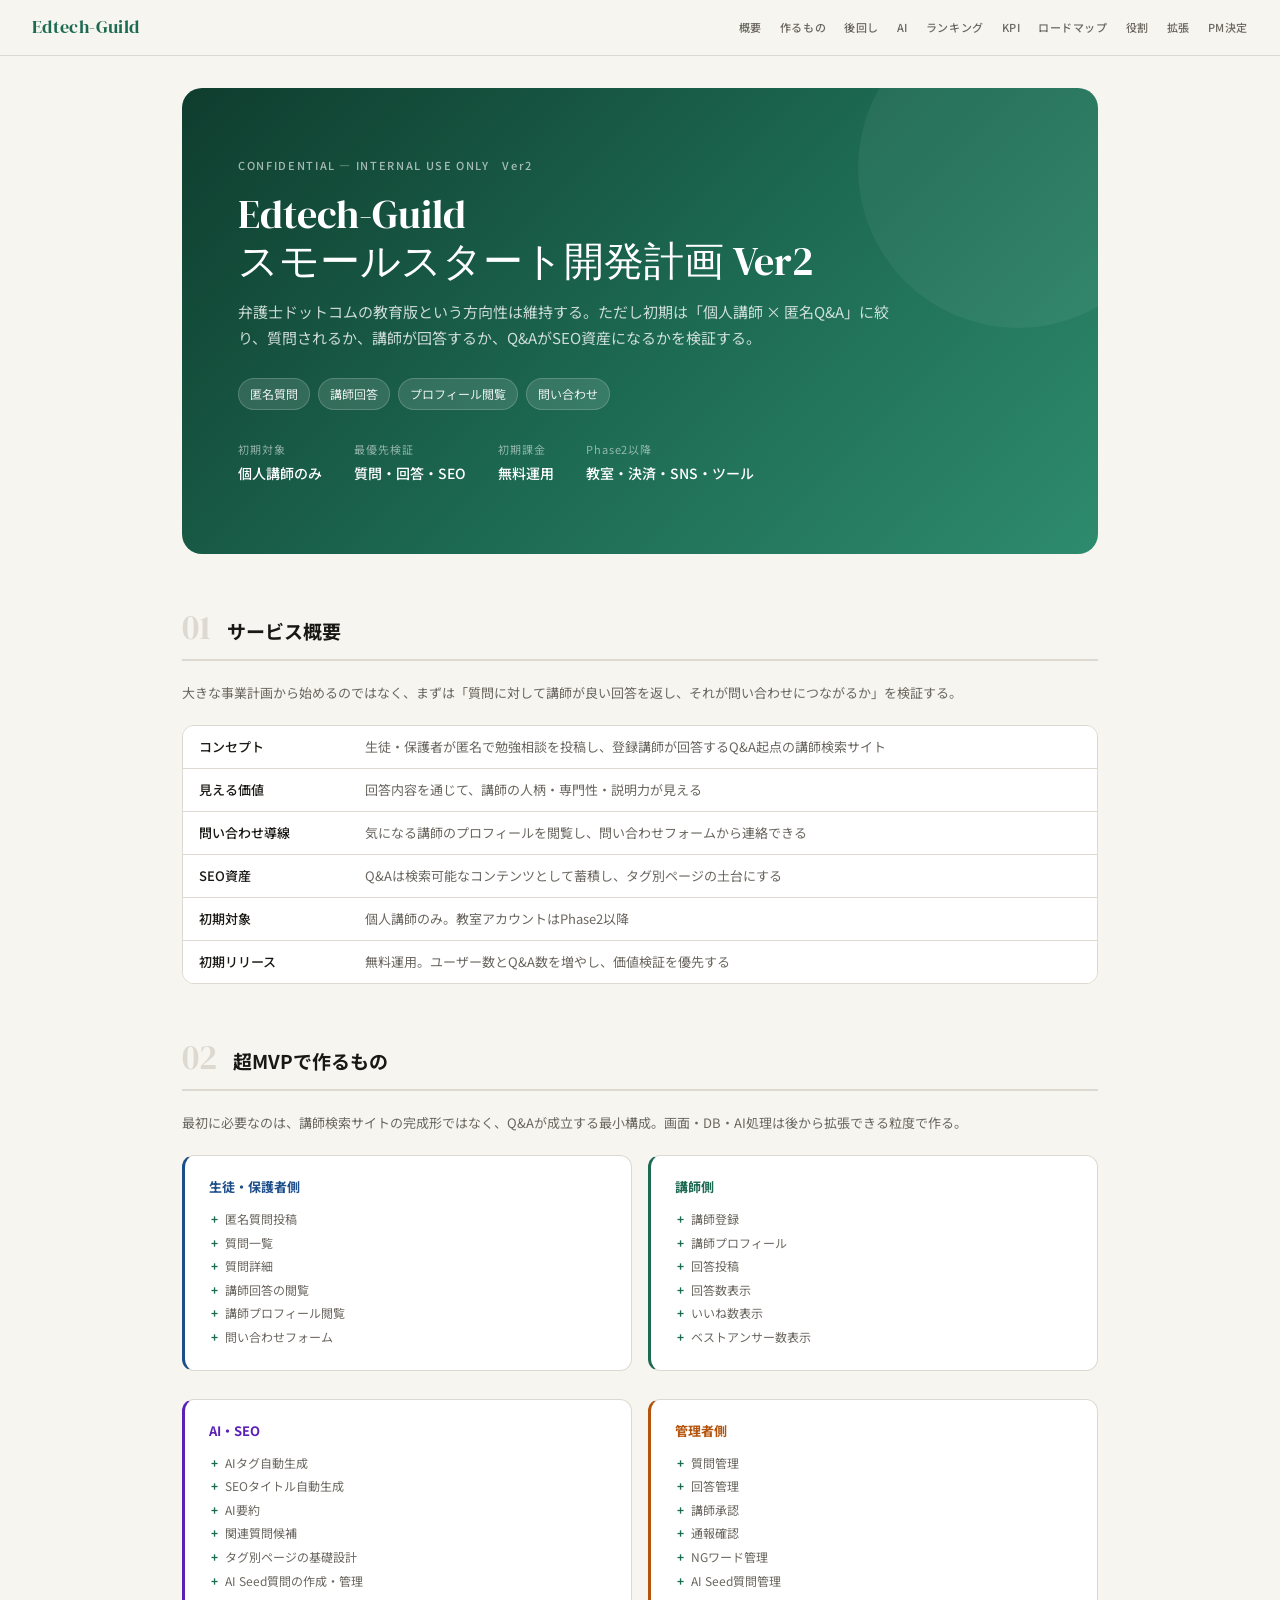
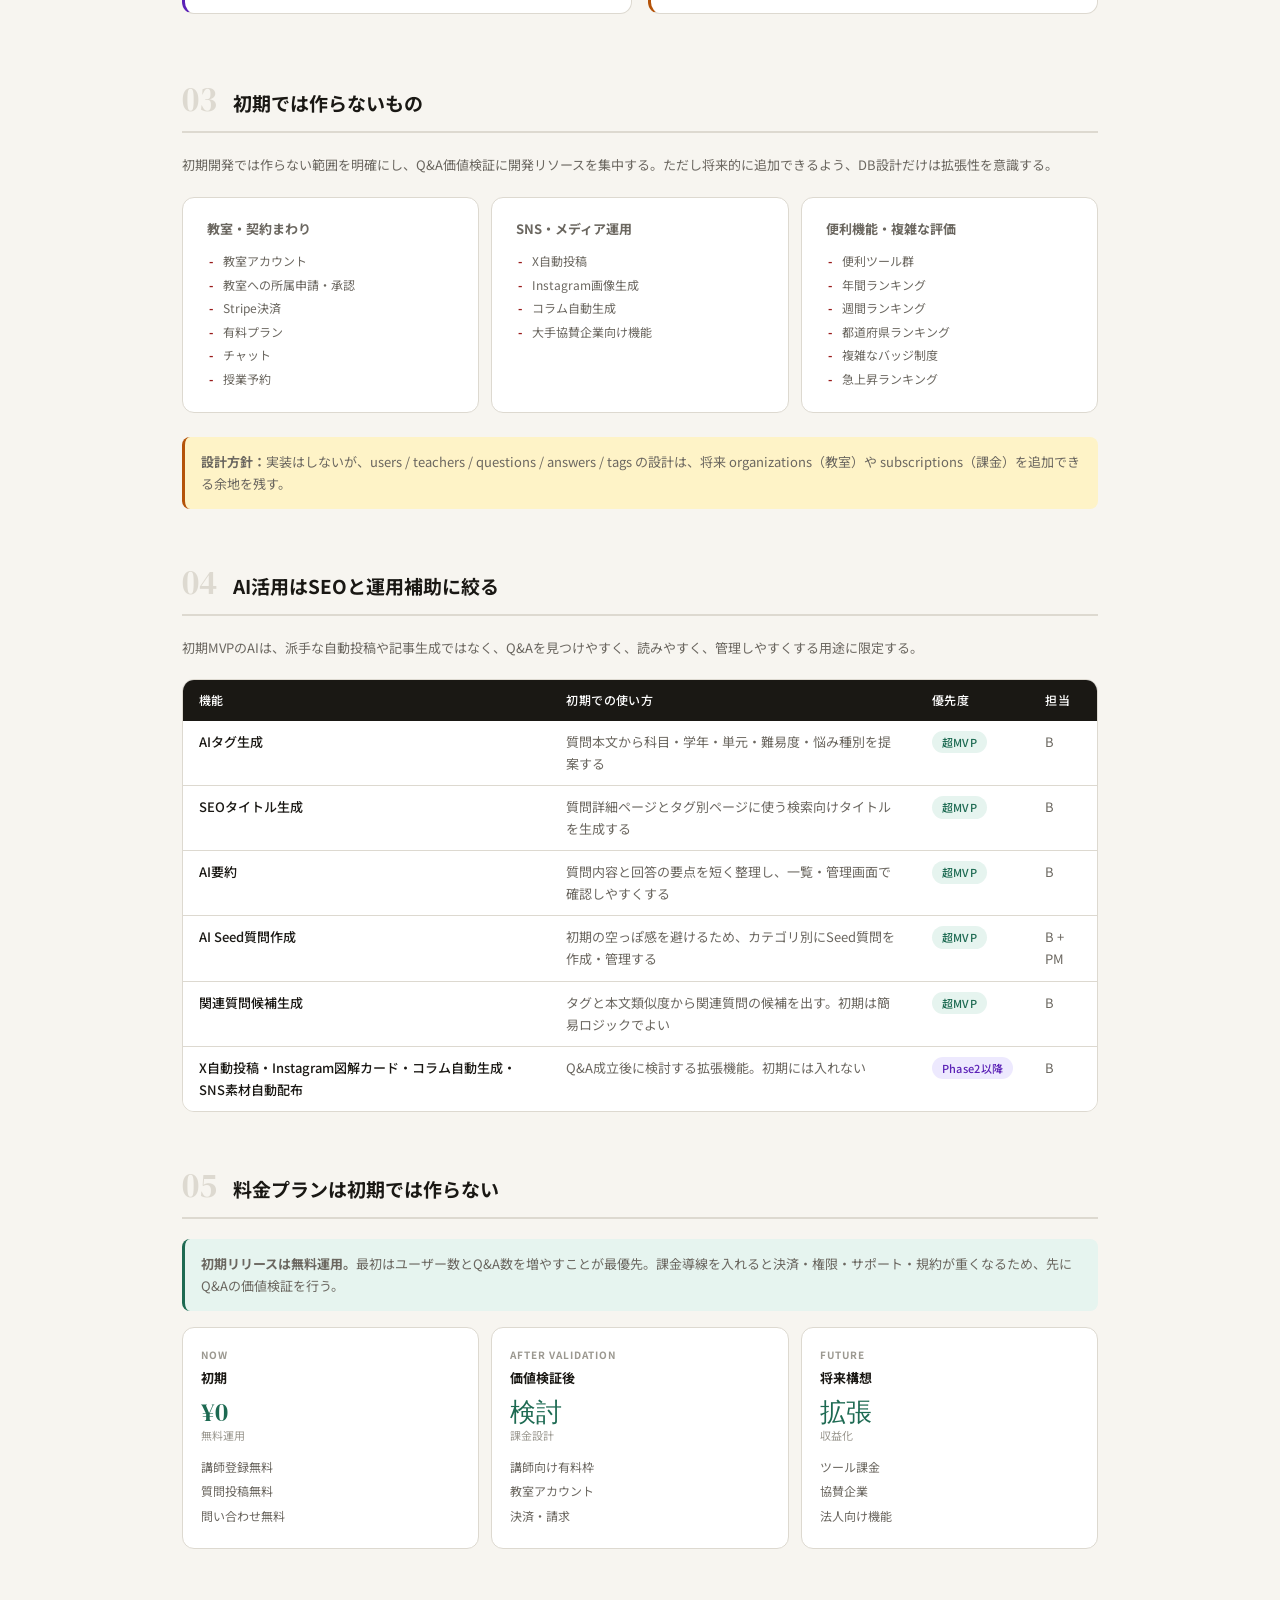
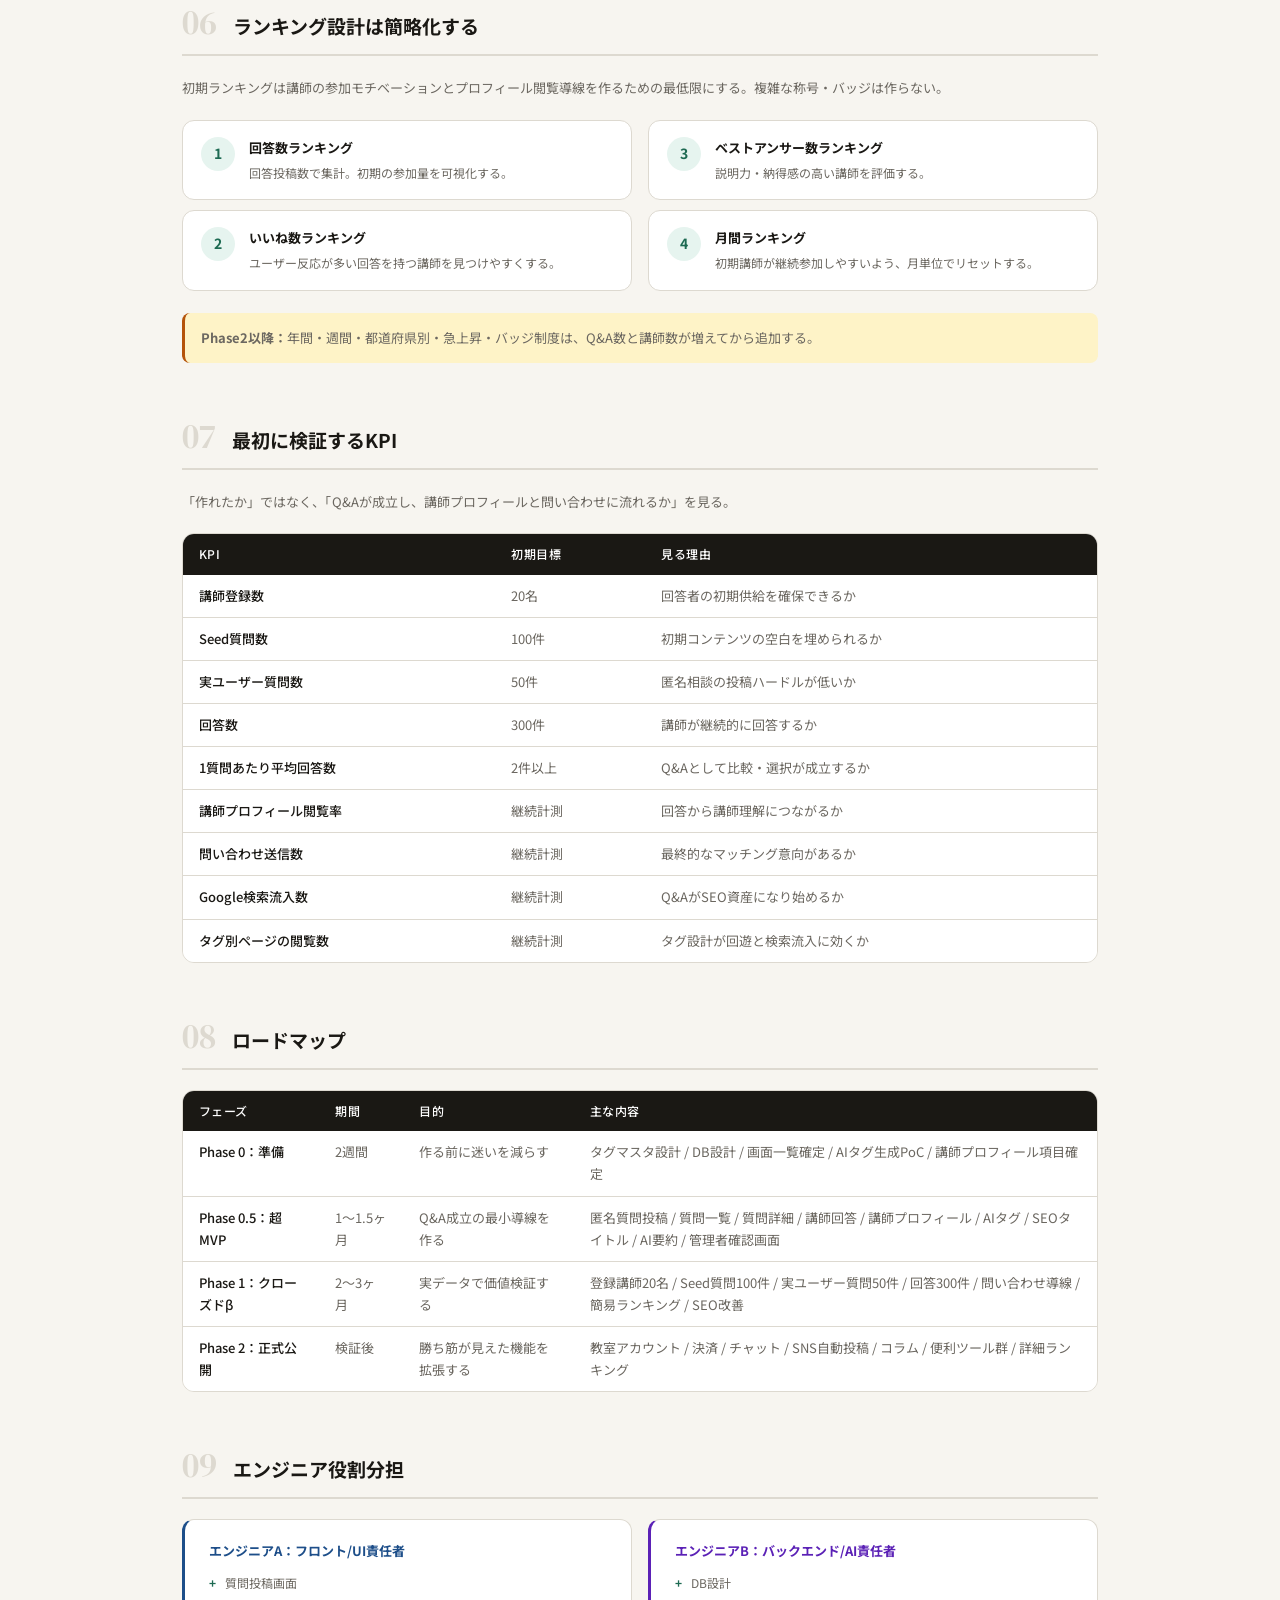
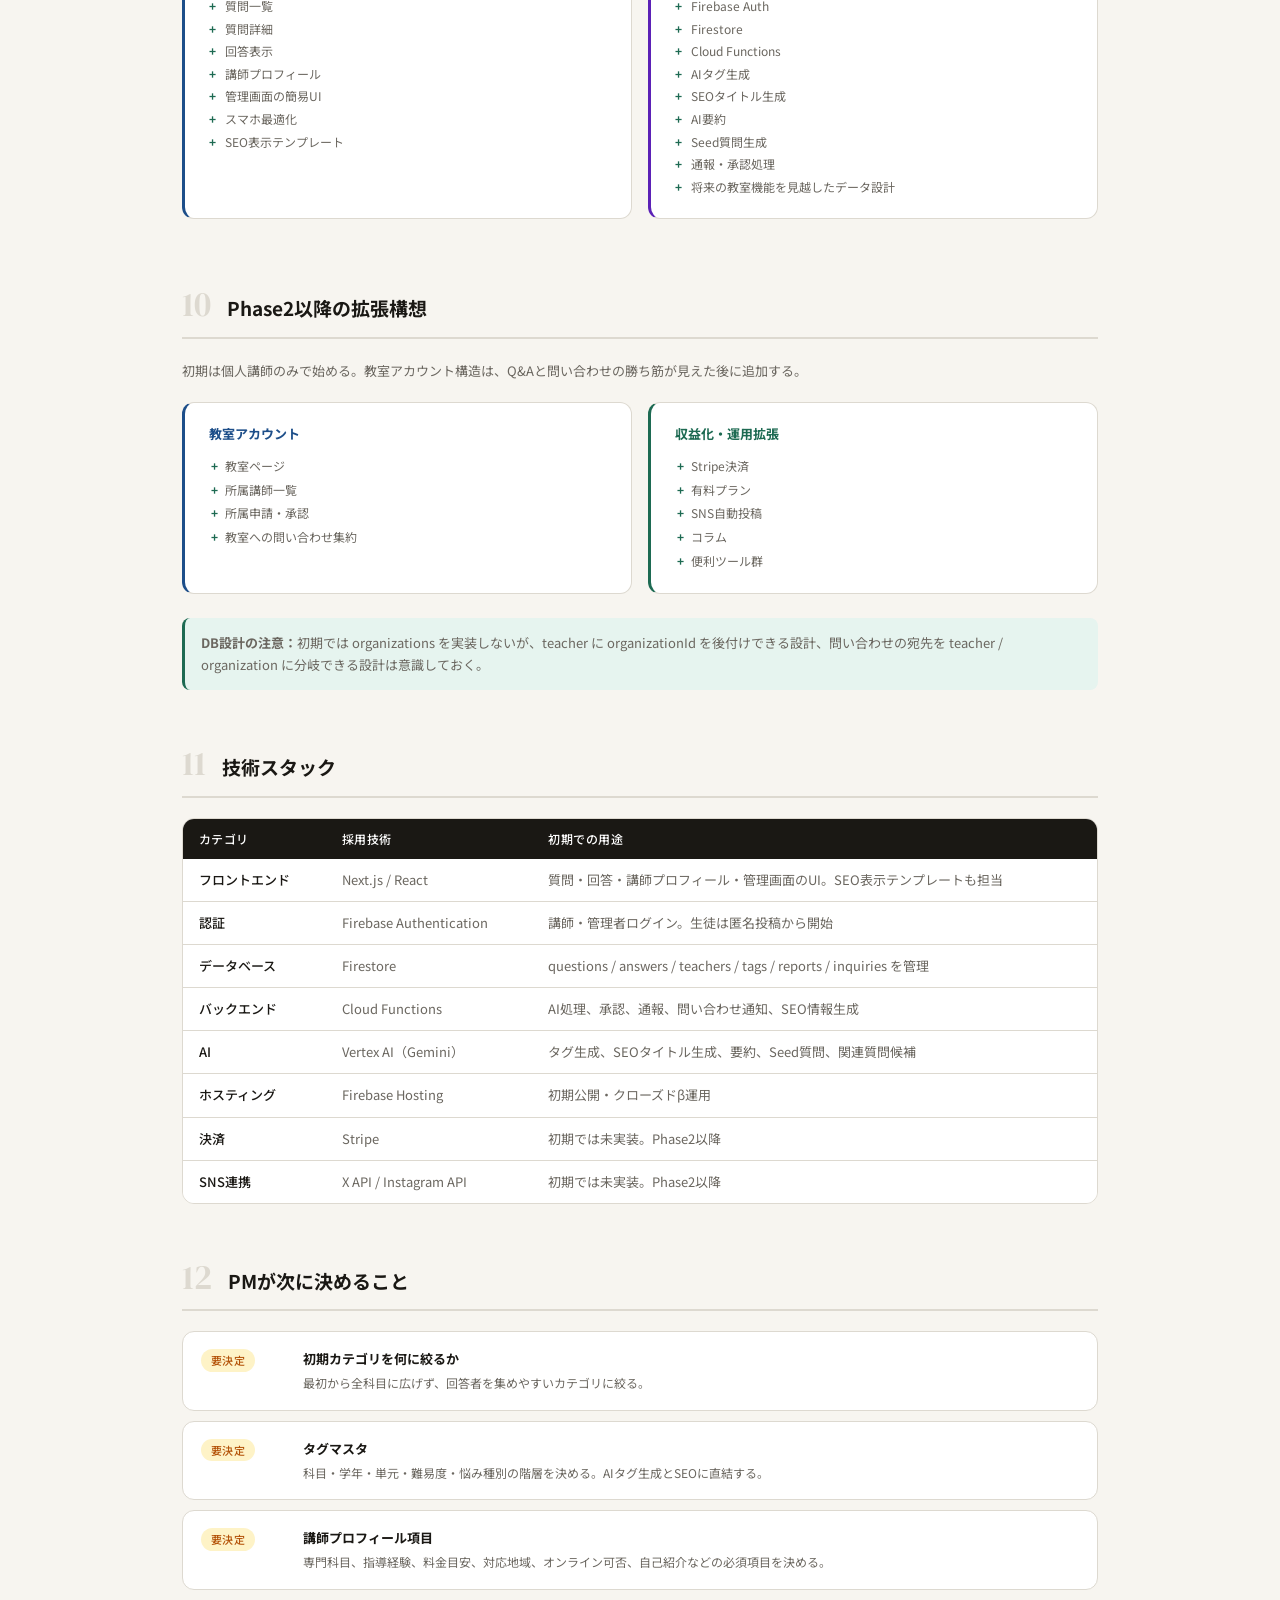
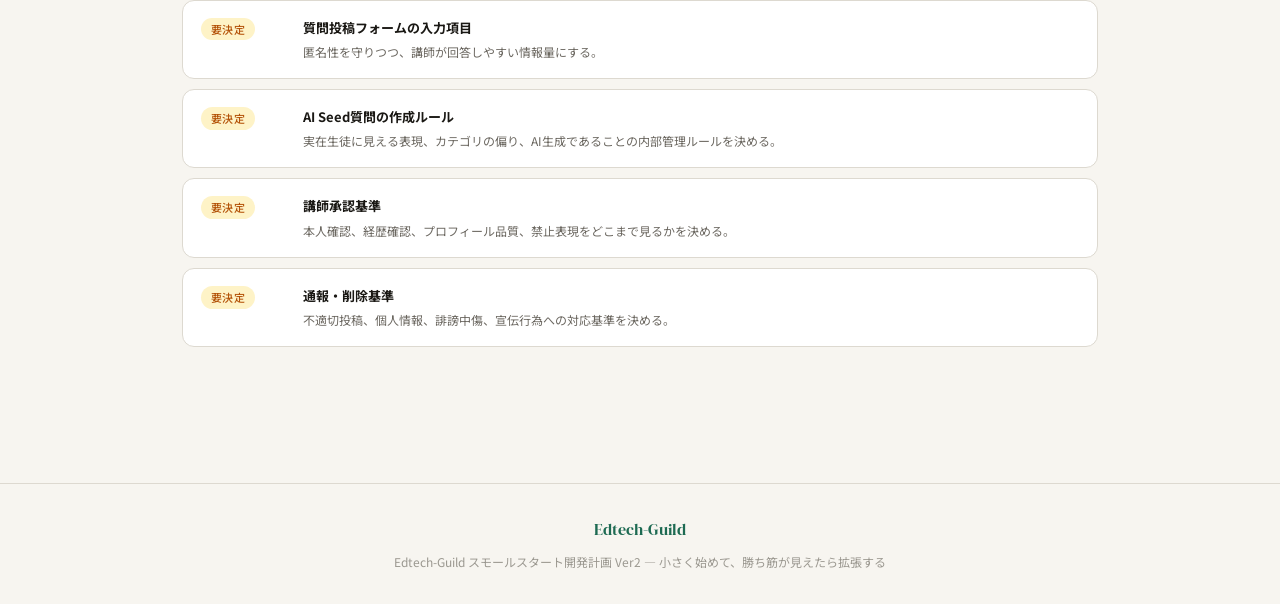
<file: ver2/index.html>
<!DOCTYPE html>
<html lang="ja">
<head>
<meta charset="UTF-8">
<meta name="viewport" content="width=device-width, initial-scale=1.0">
<title>Edtech-Guild スモールスタート開発計画 Ver2｜超MVP版</title>
<link href="https://fonts.googleapis.com/css2?family=Noto+Sans+JP:wght@300;400;500;700&family=DM+Serif+Display&display=swap" rel="stylesheet">
<style>
:root {
  --bg: #F7F5F0;
  --bg2: #EEEAE2;
  --surface: #FFFFFF;
  --border: #DDD9D0;
  --text: #1A1814;
  --text2: #6B6760;
  --text3: #9B9890;
  --accent: #1D6A52;
  --accent2: #2E8B6E;
  --accent-light: #E6F4EF;
  --blue: #1D4E89;
  --blue-light: #E3EDF7;
  --amber: #B45309;
  --amber-light: #FEF3C7;
  --purple: #5B21B6;
  --purple-light: #EDE9FE;
  --red: #991B1B;
  --red-light: #FEE2E2;
}
*{margin:0;padding:0;box-sizing:border-box}
html{scroll-behavior:smooth}
body{font-family:'Noto Sans JP',sans-serif;background:var(--bg);color:var(--text);font-size:14px;line-height:1.7}
nav{position:fixed;top:0;left:0;right:0;z-index:100;background:rgba(247,245,240,0.95);backdrop-filter:blur(8px);border-bottom:1px solid var(--border);padding:0 32px;display:flex;align-items:center;justify-content:space-between;height:56px}
.nav-logo{font-family:'DM Serif Display',serif;font-size:18px;color:var(--accent);letter-spacing:.02em;text-decoration:none}
.nav-links{display:flex;gap:18px;flex-wrap:wrap}
.nav-links a{font-size:11px;color:var(--text2);text-decoration:none;font-weight:500;letter-spacing:.05em;transition:color .2s}
.nav-links a:hover{color:var(--accent)}
.page{max-width:980px;margin:0 auto;padding:88px 32px 80px}
.hero{background:linear-gradient(135deg,#0F3D2E 0%,#1D6A52 54%,#2E8B6E 100%);color:white;padding:68px 56px;border-radius:20px;margin-bottom:56px;position:relative;overflow:hidden}
.hero::before{content:'';position:absolute;top:-80px;right:-80px;width:320px;height:320px;border-radius:50%;background:rgba(255,255,255,0.05)}
.hero-tag{font-size:11px;letter-spacing:.15em;font-weight:500;color:rgba(255,255,255,0.62);margin-bottom:16px}
.hero h1{font-family:'DM Serif Display',serif;font-size:40px;line-height:1.18;margin-bottom:14px;font-weight:400}
.hero-sub{font-size:15px;color:rgba(255,255,255,0.78);margin-bottom:28px;max-width:670px}
.hero-flow{display:flex;gap:8px;flex-wrap:wrap;margin-bottom:30px}
.flow-pill{font-size:12px;background:rgba(255,255,255,0.12);border:1px solid rgba(255,255,255,0.18);border-radius:999px;padding:5px 11px;color:rgba(255,255,255,0.9)}
.hero-meta{display:flex;gap:32px;flex-wrap:wrap}
.hero-meta-label{font-size:11px;color:rgba(255,255,255,0.52);letter-spacing:.08em;margin-bottom:3px}
.hero-meta-val{font-size:14px;font-weight:500}
.section{margin-bottom:56px}
.section-header{display:flex;align-items:baseline;gap:16px;margin-bottom:20px;padding-bottom:12px;border-bottom:2px solid var(--border)}
.section-num{font-family:'DM Serif Display',serif;font-size:34px;color:var(--border);line-height:1}
.section-title{font-size:19px;font-weight:700;color:var(--text)}
.section-desc{color:var(--text2);font-size:13px;margin-bottom:20px;line-height:1.8}
.card{background:var(--surface);border:1px solid var(--border);border-radius:12px;padding:20px 24px;margin-bottom:12px}
.card-title{font-size:13px;font-weight:700;margin-bottom:10px;color:var(--text2)}
.badge{display:inline-block;padding:2px 10px;border-radius:20px;font-size:11px;font-weight:500;letter-spacing:.03em;white-space:nowrap}
.b-must{background:var(--accent-light);color:var(--accent)}
.b-phase2{background:var(--purple-light);color:var(--purple)}
.b-later{background:var(--bg2);color:var(--text2)}
.b-pm{background:var(--amber-light);color:var(--amber)}
.b-stop{background:var(--red-light);color:var(--red)}
.tbl-wrap{overflow-x:auto;border-radius:12px;border:1px solid var(--border)}
table{width:100%;border-collapse:collapse;background:var(--surface)}
thead th{background:var(--text);color:white;padding:10px 16px;text-align:left;font-size:12px;font-weight:500;letter-spacing:.04em}
tbody td{padding:10px 16px;border-bottom:1px solid var(--border);font-size:13px;color:var(--text2);vertical-align:top}
tbody tr:last-child td{border-bottom:none}
tbody tr:hover td{background:var(--bg)}
td:first-child{color:var(--text);font-weight:500}
.grid2{display:grid;grid-template-columns:1fr 1fr;gap:16px}
.grid3{display:grid;grid-template-columns:repeat(3,1fr);gap:12px}
.grid4{display:grid;grid-template-columns:repeat(4,1fr);gap:12px}
.plan{border-radius:12px;padding:18px;border:2px solid var(--border);background:var(--surface)}
.plan.featured{border-color:var(--accent);box-shadow:0 4px 20px rgba(29,106,82,0.12)}
.plan-tag{font-size:10px;font-weight:700;letter-spacing:.08em;margin-bottom:4px}
.plan-name{font-size:14px;font-weight:700;margin-bottom:4px}
.plan-price{font-family:'DM Serif Display',serif;font-size:28px;margin:6px 0 2px;color:var(--accent)}
.plan-period{font-size:11px;color:var(--text3);margin-bottom:12px}
.plan-item{font-size:12px;color:var(--text2);line-height:1.8;padding-left:16px;position:relative;margin-bottom:1px}
.plan-item::before{position:absolute;left:0;font-weight:700}
.plan-item.o::before{content:"+";color:var(--accent)}
.plan-item.x::before{content:"-";color:var(--red)}
.tip{background:var(--accent-light);border-left:3px solid var(--accent);padding:14px 16px;border-radius:8px;color:var(--text2);font-size:13px}
.tip-amber{background:var(--amber-light);border-left-color:var(--amber)}
.tip-red{background:var(--red-light);border-left-color:var(--red)}
.rank-card{display:flex;gap:14px;background:var(--surface);border:1px solid var(--border);border-radius:12px;padding:16px 18px;margin-bottom:10px}
.rank-icon{width:34px;height:34px;border-radius:50%;background:var(--accent-light);color:var(--accent);display:flex;align-items:center;justify-content:center;font-weight:700;flex-shrink:0}
.rank-title{font-size:13px;font-weight:700;margin-bottom:4px}
.rank-desc{font-size:12px;color:var(--text2)}
.phase-card{background:var(--surface);border:1px solid var(--border);border-radius:12px;padding:18px}
.phase-label{font-size:10px;letter-spacing:.1em;font-weight:700;color:var(--text3);margin-bottom:4px}
.phase-period{font-size:13px;font-weight:700;color:var(--text);margin-bottom:8px}
.phase-num{font-family:'DM Serif Display',serif;font-size:26px;color:var(--accent);line-height:1.1}
.phase-sub{font-size:11px;color:var(--text3);margin-bottom:12px}
.phase-item{font-size:12px;color:var(--text2);margin-bottom:4px}
.pm-item{display:flex;gap:14px;background:var(--surface);border:1px solid var(--border);border-radius:12px;padding:16px 18px;margin-bottom:10px}
.pm-badge{width:88px;flex-shrink:0}
.pm-title{font-size:13px;font-weight:700;margin-bottom:3px}
.pm-desc{font-size:12px;color:var(--text2)}
.two-col{display:grid;grid-template-columns:1fr 1fr;gap:16px}
.b-item{font-size:12px;color:var(--text2);line-height:1.8;padding-left:16px;position:relative;margin-bottom:2px}
.b-item::before{content:"·";position:absolute;left:2px}
.b-item.good::before{content:"+";color:var(--accent);font-weight:700}
.b-item.stop::before{content:"-";color:var(--red);font-weight:700}
.mini-label{font-size:11px;font-weight:700;color:var(--text3);letter-spacing:.08em;margin-bottom:8px}
footer{border-top:1px solid var(--border);padding:32px;text-align:center;color:var(--text3);font-size:12px}
@media(max-width:680px){
  nav{padding:0 16px}
  .nav-links{display:none}
  .page{padding:72px 16px 60px}
  .hero{padding:36px 24px}
  .hero h1{font-size:28px}
  .hero-meta{gap:20px}
  .grid2,.grid3,.grid4,.two-col{grid-template-columns:1fr}
}
</style>
</head>
<body>
<nav>
  <a class="nav-logo" href="../index.html">Edtech-Guild</a>
  <div class="nav-links">
    <a href="#overview">概要</a>
    <a href="#mvp">作るもの</a>
    <a href="#notnow">後回し</a>
    <a href="#ai">AI</a>
    <a href="#ranking">ランキング</a>
    <a href="#kpi">KPI</a>
    <a href="#roadmap">ロードマップ</a>
    <a href="#roles">役割</a>
    <a href="#phase2">拡張</a>
    <a href="#pm">PM決定</a>
  </div>
</nav>

<div class="page">

  <div class="hero">
    <div class="hero-tag">CONFIDENTIAL — INTERNAL USE ONLY　Ver2</div>
    <h1>Edtech-Guild<br>スモールスタート開発計画 Ver2</h1>
    <div class="hero-sub">弁護士ドットコムの教育版という方向性は維持する。ただし初期は「個人講師 × 匿名Q&amp;A」に絞り、質問されるか、講師が回答するか、Q&amp;AがSEO資産になるかを検証する。</div>
    <div class="hero-flow">
      <div class="flow-pill">匿名質問</div>
      <div class="flow-pill">講師回答</div>
      <div class="flow-pill">プロフィール閲覧</div>
      <div class="flow-pill">問い合わせ</div>
    </div>
    <div class="hero-meta">
      <div><div class="hero-meta-label">初期対象</div><div class="hero-meta-val">個人講師のみ</div></div>
      <div><div class="hero-meta-label">最優先検証</div><div class="hero-meta-val">質問・回答・SEO</div></div>
      <div><div class="hero-meta-label">初期課金</div><div class="hero-meta-val">無料運用</div></div>
      <div><div class="hero-meta-label">Phase2以降</div><div class="hero-meta-val">教室・決済・SNS・ツール</div></div>
    </div>
  </div>

  <div class="section" id="overview">
    <div class="section-header"><div class="section-num">01</div><div class="section-title">サービス概要</div></div>
    <div class="section-desc">大きな事業計画から始めるのではなく、まずは「質問に対して講師が良い回答を返し、それが問い合わせにつながるか」を検証する。</div>
    <div class="tbl-wrap">
      <table>
        <tbody>
          <tr><td>コンセプト</td><td>生徒・保護者が匿名で勉強相談を投稿し、登録講師が回答するQ&amp;A起点の講師検索サイト</td></tr>
          <tr><td>見える価値</td><td>回答内容を通じて、講師の人柄・専門性・説明力が見える</td></tr>
          <tr><td>問い合わせ導線</td><td>気になる講師のプロフィールを閲覧し、問い合わせフォームから連絡できる</td></tr>
          <tr><td>SEO資産</td><td>Q&amp;Aは検索可能なコンテンツとして蓄積し、タグ別ページの土台にする</td></tr>
          <tr><td>初期対象</td><td>個人講師のみ。教室アカウントはPhase2以降</td></tr>
          <tr><td>初期リリース</td><td>無料運用。ユーザー数とQ&amp;A数を増やし、価値検証を優先する</td></tr>
        </tbody>
      </table>
    </div>
  </div>

  <div class="section" id="mvp">
    <div class="section-header"><div class="section-num">02</div><div class="section-title">超MVPで作るもの</div></div>
    <div class="section-desc">最初に必要なのは、講師検索サイトの完成形ではなく、Q&amp;Aが成立する最小構成。画面・DB・AI処理は後から拡張できる粒度で作る。</div>
    <div class="grid2">
      <div class="card" style="border-left:3px solid var(--blue)">
        <div class="card-title" style="color:var(--blue)">生徒・保護者側</div>
        <div class="b-item good">匿名質問投稿</div>
        <div class="b-item good">質問一覧</div>
        <div class="b-item good">質問詳細</div>
        <div class="b-item good">講師回答の閲覧</div>
        <div class="b-item good">講師プロフィール閲覧</div>
        <div class="b-item good">問い合わせフォーム</div>
      </div>
      <div class="card" style="border-left:3px solid var(--accent)">
        <div class="card-title" style="color:var(--accent)">講師側</div>
        <div class="b-item good">講師登録</div>
        <div class="b-item good">講師プロフィール</div>
        <div class="b-item good">回答投稿</div>
        <div class="b-item good">回答数表示</div>
        <div class="b-item good">いいね数表示</div>
        <div class="b-item good">ベストアンサー数表示</div>
      </div>
      <div class="card" style="border-left:3px solid var(--purple)">
        <div class="card-title" style="color:var(--purple)">AI・SEO</div>
        <div class="b-item good">AIタグ自動生成</div>
        <div class="b-item good">SEOタイトル自動生成</div>
        <div class="b-item good">AI要約</div>
        <div class="b-item good">関連質問候補</div>
        <div class="b-item good">タグ別ページの基礎設計</div>
        <div class="b-item good">AI Seed質問の作成・管理</div>
      </div>
      <div class="card" style="border-left:3px solid var(--amber)">
        <div class="card-title" style="color:var(--amber)">管理者側</div>
        <div class="b-item good">質問管理</div>
        <div class="b-item good">回答管理</div>
        <div class="b-item good">講師承認</div>
        <div class="b-item good">通報確認</div>
        <div class="b-item good">NGワード管理</div>
        <div class="b-item good">AI Seed質問管理</div>
      </div>
    </div>
  </div>

  <div class="section" id="notnow">
    <div class="section-header"><div class="section-num">03</div><div class="section-title">初期では作らないもの</div></div>
    <div class="section-desc">初期開発では作らない範囲を明確にし、Q&amp;A価値検証に開発リソースを集中する。ただし将来的に追加できるよう、DB設計だけは拡張性を意識する。</div>
    <div class="grid3">
      <div class="card">
        <div class="card-title">教室・契約まわり</div>
        <div class="b-item stop">教室アカウント</div>
        <div class="b-item stop">教室への所属申請・承認</div>
        <div class="b-item stop">Stripe決済</div>
        <div class="b-item stop">有料プラン</div>
        <div class="b-item stop">チャット</div>
        <div class="b-item stop">授業予約</div>
      </div>
      <div class="card">
        <div class="card-title">SNS・メディア運用</div>
        <div class="b-item stop">X自動投稿</div>
        <div class="b-item stop">Instagram画像生成</div>
        <div class="b-item stop">コラム自動生成</div>
        <div class="b-item stop">大手協賛企業向け機能</div>
      </div>
      <div class="card">
        <div class="card-title">便利機能・複雑な評価</div>
        <div class="b-item stop">便利ツール群</div>
        <div class="b-item stop">年間ランキング</div>
        <div class="b-item stop">週間ランキング</div>
        <div class="b-item stop">都道府県ランキング</div>
        <div class="b-item stop">複雑なバッジ制度</div>
        <div class="b-item stop">急上昇ランキング</div>
      </div>
    </div>
    <div class="tip tip-amber" style="margin-top:12px"><b>設計方針：</b>実装はしないが、users / teachers / questions / answers / tags の設計は、将来 organizations（教室）や subscriptions（課金）を追加できる余地を残す。</div>
  </div>

  <div class="section" id="ai">
    <div class="section-header"><div class="section-num">04</div><div class="section-title">AI活用はSEOと運用補助に絞る</div></div>
    <div class="section-desc">初期MVPのAIは、派手な自動投稿や記事生成ではなく、Q&amp;Aを見つけやすく、読みやすく、管理しやすくする用途に限定する。</div>
    <div class="tbl-wrap">
      <table>
        <thead><tr><th>機能</th><th>初期での使い方</th><th>優先度</th><th>担当</th></tr></thead>
        <tbody>
          <tr><td>AIタグ生成</td><td>質問本文から科目・学年・単元・難易度・悩み種別を提案する</td><td><span class="badge b-must">超MVP</span></td><td>B</td></tr>
          <tr><td>SEOタイトル生成</td><td>質問詳細ページとタグ別ページに使う検索向けタイトルを生成する</td><td><span class="badge b-must">超MVP</span></td><td>B</td></tr>
          <tr><td>AI要約</td><td>質問内容と回答の要点を短く整理し、一覧・管理画面で確認しやすくする</td><td><span class="badge b-must">超MVP</span></td><td>B</td></tr>
          <tr><td>AI Seed質問作成</td><td>初期の空っぽ感を避けるため、カテゴリ別にSeed質問を作成・管理する</td><td><span class="badge b-must">超MVP</span></td><td>B + PM</td></tr>
          <tr><td>関連質問候補生成</td><td>タグと本文類似度から関連質問の候補を出す。初期は簡易ロジックでよい</td><td><span class="badge b-must">超MVP</span></td><td>B</td></tr>
          <tr><td>X自動投稿・Instagram図解カード・コラム自動生成・SNS素材自動配布</td><td>Q&amp;A成立後に検討する拡張機能。初期には入れない</td><td><span class="badge b-phase2">Phase2以降</span></td><td>B</td></tr>
        </tbody>
      </table>
    </div>
  </div>

  <div class="section" id="pricing">
    <div class="section-header"><div class="section-num">05</div><div class="section-title">料金プランは初期では作らない</div></div>
    <div class="tip">
      <b>初期リリースは無料運用。</b>最初はユーザー数とQ&amp;A数を増やすことが最優先。課金導線を入れると決済・権限・サポート・規約が重くなるため、先にQ&amp;Aの価値検証を行う。
    </div>
    <div class="grid3" style="margin-top:16px">
      <div class="phase-card"><div class="phase-label">NOW</div><div class="phase-period">初期</div><div class="phase-num">¥0</div><div class="phase-sub">無料運用</div><div class="phase-item">講師登録無料</div><div class="phase-item">質問投稿無料</div><div class="phase-item">問い合わせ無料</div></div>
      <div class="phase-card"><div class="phase-label">AFTER VALIDATION</div><div class="phase-period">価値検証後</div><div class="phase-num">検討</div><div class="phase-sub">課金設計</div><div class="phase-item">講師向け有料枠</div><div class="phase-item">教室アカウント</div><div class="phase-item">決済・請求</div></div>
      <div class="phase-card"><div class="phase-label">FUTURE</div><div class="phase-period">将来構想</div><div class="phase-num">拡張</div><div class="phase-sub">収益化</div><div class="phase-item">ツール課金</div><div class="phase-item">協賛企業</div><div class="phase-item">法人向け機能</div></div>
    </div>
  </div>

  <div class="section" id="ranking">
    <div class="section-header"><div class="section-num">06</div><div class="section-title">ランキング設計は簡略化する</div></div>
    <div class="section-desc">初期ランキングは講師の参加モチベーションとプロフィール閲覧導線を作るための最低限にする。複雑な称号・バッジは作らない。</div>
    <div class="grid2">
      <div>
        <div class="rank-card"><div class="rank-icon">1</div><div><div class="rank-title">回答数ランキング</div><div class="rank-desc">回答投稿数で集計。初期の参加量を可視化する。</div></div></div>
        <div class="rank-card"><div class="rank-icon">2</div><div><div class="rank-title">いいね数ランキング</div><div class="rank-desc">ユーザー反応が多い回答を持つ講師を見つけやすくする。</div></div></div>
      </div>
      <div>
        <div class="rank-card"><div class="rank-icon">3</div><div><div class="rank-title">ベストアンサー数ランキング</div><div class="rank-desc">説明力・納得感の高い講師を評価する。</div></div></div>
        <div class="rank-card"><div class="rank-icon">4</div><div><div class="rank-title">月間ランキング</div><div class="rank-desc">初期講師が継続参加しやすいよう、月単位でリセットする。</div></div></div>
      </div>
    </div>
    <div class="tip tip-amber" style="margin-top:12px"><b>Phase2以降：</b>年間・週間・都道府県別・急上昇・バッジ制度は、Q&amp;A数と講師数が増えてから追加する。</div>
  </div>

  <div class="section" id="kpi">
    <div class="section-header"><div class="section-num">07</div><div class="section-title">最初に検証するKPI</div></div>
    <div class="section-desc">「作れたか」ではなく、「Q&amp;Aが成立し、講師プロフィールと問い合わせに流れるか」を見る。</div>
    <div class="tbl-wrap">
      <table>
        <thead><tr><th>KPI</th><th>初期目標</th><th>見る理由</th></tr></thead>
        <tbody>
          <tr><td>講師登録数</td><td>20名</td><td>回答者の初期供給を確保できるか</td></tr>
          <tr><td>Seed質問数</td><td>100件</td><td>初期コンテンツの空白を埋められるか</td></tr>
          <tr><td>実ユーザー質問数</td><td>50件</td><td>匿名相談の投稿ハードルが低いか</td></tr>
          <tr><td>回答数</td><td>300件</td><td>講師が継続的に回答するか</td></tr>
          <tr><td>1質問あたり平均回答数</td><td>2件以上</td><td>Q&amp;Aとして比較・選択が成立するか</td></tr>
          <tr><td>講師プロフィール閲覧率</td><td>継続計測</td><td>回答から講師理解につながるか</td></tr>
          <tr><td>問い合わせ送信数</td><td>継続計測</td><td>最終的なマッチング意向があるか</td></tr>
          <tr><td>Google検索流入数</td><td>継続計測</td><td>Q&amp;AがSEO資産になり始めるか</td></tr>
          <tr><td>タグ別ページの閲覧数</td><td>継続計測</td><td>タグ設計が回遊と検索流入に効くか</td></tr>
        </tbody>
      </table>
    </div>
  </div>

  <div class="section" id="roadmap">
    <div class="section-header"><div class="section-num">08</div><div class="section-title">ロードマップ</div></div>
    <div class="tbl-wrap">
      <table>
        <thead><tr><th>フェーズ</th><th>期間</th><th>目的</th><th>主な内容</th></tr></thead>
        <tbody>
          <tr><td>Phase 0：準備</td><td>2週間</td><td>作る前に迷いを減らす</td><td>タグマスタ設計 / DB設計 / 画面一覧確定 / AIタグ生成PoC / 講師プロフィール項目確定</td></tr>
          <tr><td>Phase 0.5：超MVP</td><td>1〜1.5ヶ月</td><td>Q&amp;A成立の最小導線を作る</td><td>匿名質問投稿 / 質問一覧 / 質問詳細 / 講師回答 / 講師プロフィール / AIタグ / SEOタイトル / AI要約 / 管理者確認画面</td></tr>
          <tr><td>Phase 1：クローズドβ</td><td>2〜3ヶ月</td><td>実データで価値検証する</td><td>登録講師20名 / Seed質問100件 / 実ユーザー質問50件 / 回答300件 / 問い合わせ導線 / 簡易ランキング / SEO改善</td></tr>
          <tr><td>Phase 2：正式公開</td><td>検証後</td><td>勝ち筋が見えた機能を拡張する</td><td>教室アカウント / 決済 / チャット / SNS自動投稿 / コラム / 便利ツール群 / 詳細ランキング</td></tr>
        </tbody>
      </table>
    </div>
  </div>

  <div class="section" id="roles">
    <div class="section-header"><div class="section-num">09</div><div class="section-title">エンジニア役割分担</div></div>
    <div class="two-col">
      <div class="card" style="border-left:3px solid var(--blue)">
        <div class="card-title" style="color:var(--blue)">エンジニアA：フロント/UI責任者</div>
        <div class="plan-item o">質問投稿画面</div>
        <div class="plan-item o">質問一覧</div>
        <div class="plan-item o">質問詳細</div>
        <div class="plan-item o">回答表示</div>
        <div class="plan-item o">講師プロフィール</div>
        <div class="plan-item o">管理画面の簡易UI</div>
        <div class="plan-item o">スマホ最適化</div>
        <div class="plan-item o">SEO表示テンプレート</div>
      </div>
      <div class="card" style="border-left:3px solid var(--purple)">
        <div class="card-title" style="color:var(--purple)">エンジニアB：バックエンド/AI責任者</div>
        <div class="plan-item o">DB設計</div>
        <div class="plan-item o">Firebase Auth</div>
        <div class="plan-item o">Firestore</div>
        <div class="plan-item o">Cloud Functions</div>
        <div class="plan-item o">AIタグ生成</div>
        <div class="plan-item o">SEOタイトル生成</div>
        <div class="plan-item o">AI要約</div>
        <div class="plan-item o">Seed質問生成</div>
        <div class="plan-item o">通報・承認処理</div>
        <div class="plan-item o">将来の教室機能を見越したデータ設計</div>
      </div>
    </div>
  </div>

  <div class="section" id="phase2">
    <div class="section-header"><div class="section-num">10</div><div class="section-title">Phase2以降の拡張構想</div></div>
    <div class="section-desc">初期は個人講師のみで始める。教室アカウント構造は、Q&amp;Aと問い合わせの勝ち筋が見えた後に追加する。</div>
    <div class="grid2">
      <div class="card" style="border-left:3px solid var(--blue)">
        <div class="card-title" style="color:var(--blue)">教室アカウント</div>
        <div class="b-item good">教室ページ</div>
        <div class="b-item good">所属講師一覧</div>
        <div class="b-item good">所属申請・承認</div>
        <div class="b-item good">教室への問い合わせ集約</div>
      </div>
      <div class="card" style="border-left:3px solid var(--accent)">
        <div class="card-title" style="color:var(--accent)">収益化・運用拡張</div>
        <div class="b-item good">Stripe決済</div>
        <div class="b-item good">有料プラン</div>
        <div class="b-item good">SNS自動投稿</div>
        <div class="b-item good">コラム</div>
        <div class="b-item good">便利ツール群</div>
      </div>
    </div>
    <div class="tip" style="margin-top:12px"><b>DB設計の注意：</b>初期では organizations を実装しないが、teacher に organizationId を後付けできる設計、問い合わせの宛先を teacher / organization に分岐できる設計は意識しておく。</div>
  </div>

  <div class="section" id="stack">
    <div class="section-header"><div class="section-num">11</div><div class="section-title">技術スタック</div></div>
    <div class="tbl-wrap">
      <table>
        <thead><tr><th>カテゴリ</th><th>採用技術</th><th>初期での用途</th></tr></thead>
        <tbody>
          <tr><td>フロントエンド</td><td>Next.js / React</td><td>質問・回答・講師プロフィール・管理画面のUI。SEO表示テンプレートも担当</td></tr>
          <tr><td>認証</td><td>Firebase Authentication</td><td>講師・管理者ログイン。生徒は匿名投稿から開始</td></tr>
          <tr><td>データベース</td><td>Firestore</td><td>questions / answers / teachers / tags / reports / inquiries を管理</td></tr>
          <tr><td>バックエンド</td><td>Cloud Functions</td><td>AI処理、承認、通報、問い合わせ通知、SEO情報生成</td></tr>
          <tr><td>AI</td><td>Vertex AI（Gemini）</td><td>タグ生成、SEOタイトル生成、要約、Seed質問、関連質問候補</td></tr>
          <tr><td>ホスティング</td><td>Firebase Hosting</td><td>初期公開・クローズドβ運用</td></tr>
          <tr><td>決済</td><td>Stripe</td><td>初期では未実装。Phase2以降</td></tr>
          <tr><td>SNS連携</td><td>X API / Instagram API</td><td>初期では未実装。Phase2以降</td></tr>
        </tbody>
      </table>
    </div>
  </div>

  <div class="section" id="pm">
    <div class="section-header"><div class="section-num">12</div><div class="section-title">PMが次に決めること</div></div>
    <div class="pm-item"><div class="pm-badge"><span class="badge b-pm">要決定</span></div><div><div class="pm-title">初期カテゴリを何に絞るか</div><div class="pm-desc">最初から全科目に広げず、回答者を集めやすいカテゴリに絞る。</div></div></div>
    <div class="pm-item"><div class="pm-badge"><span class="badge b-pm">要決定</span></div><div><div class="pm-title">タグマスタ</div><div class="pm-desc">科目・学年・単元・難易度・悩み種別の階層を決める。AIタグ生成とSEOに直結する。</div></div></div>
    <div class="pm-item"><div class="pm-badge"><span class="badge b-pm">要決定</span></div><div><div class="pm-title">講師プロフィール項目</div><div class="pm-desc">専門科目、指導経験、料金目安、対応地域、オンライン可否、自己紹介などの必須項目を決める。</div></div></div>
    <div class="pm-item"><div class="pm-badge"><span class="badge b-pm">要決定</span></div><div><div class="pm-title">質問投稿フォームの入力項目</div><div class="pm-desc">匿名性を守りつつ、講師が回答しやすい情報量にする。</div></div></div>
    <div class="pm-item"><div class="pm-badge"><span class="badge b-pm">要決定</span></div><div><div class="pm-title">AI Seed質問の作成ルール</div><div class="pm-desc">実在生徒に見える表現、カテゴリの偏り、AI生成であることの内部管理ルールを決める。</div></div></div>
    <div class="pm-item"><div class="pm-badge"><span class="badge b-pm">要決定</span></div><div><div class="pm-title">講師承認基準</div><div class="pm-desc">本人確認、経歴確認、プロフィール品質、禁止表現をどこまで見るかを決める。</div></div></div>
    <div class="pm-item"><div class="pm-badge"><span class="badge b-pm">要決定</span></div><div><div class="pm-title">通報・削除基準</div><div class="pm-desc">不適切投稿、個人情報、誹謗中傷、宣伝行為への対応基準を決める。</div></div></div>
  </div>

</div>

<footer>
  <div style="font-family:'DM Serif Display',serif;font-size:16px;color:var(--accent);margin-bottom:8px">Edtech-Guild</div>
  <div>Edtech-Guild スモールスタート開発計画 Ver2 — 小さく始めて、勝ち筋が見えたら拡張する</div>
</footer>
</body>
</html>
</file>
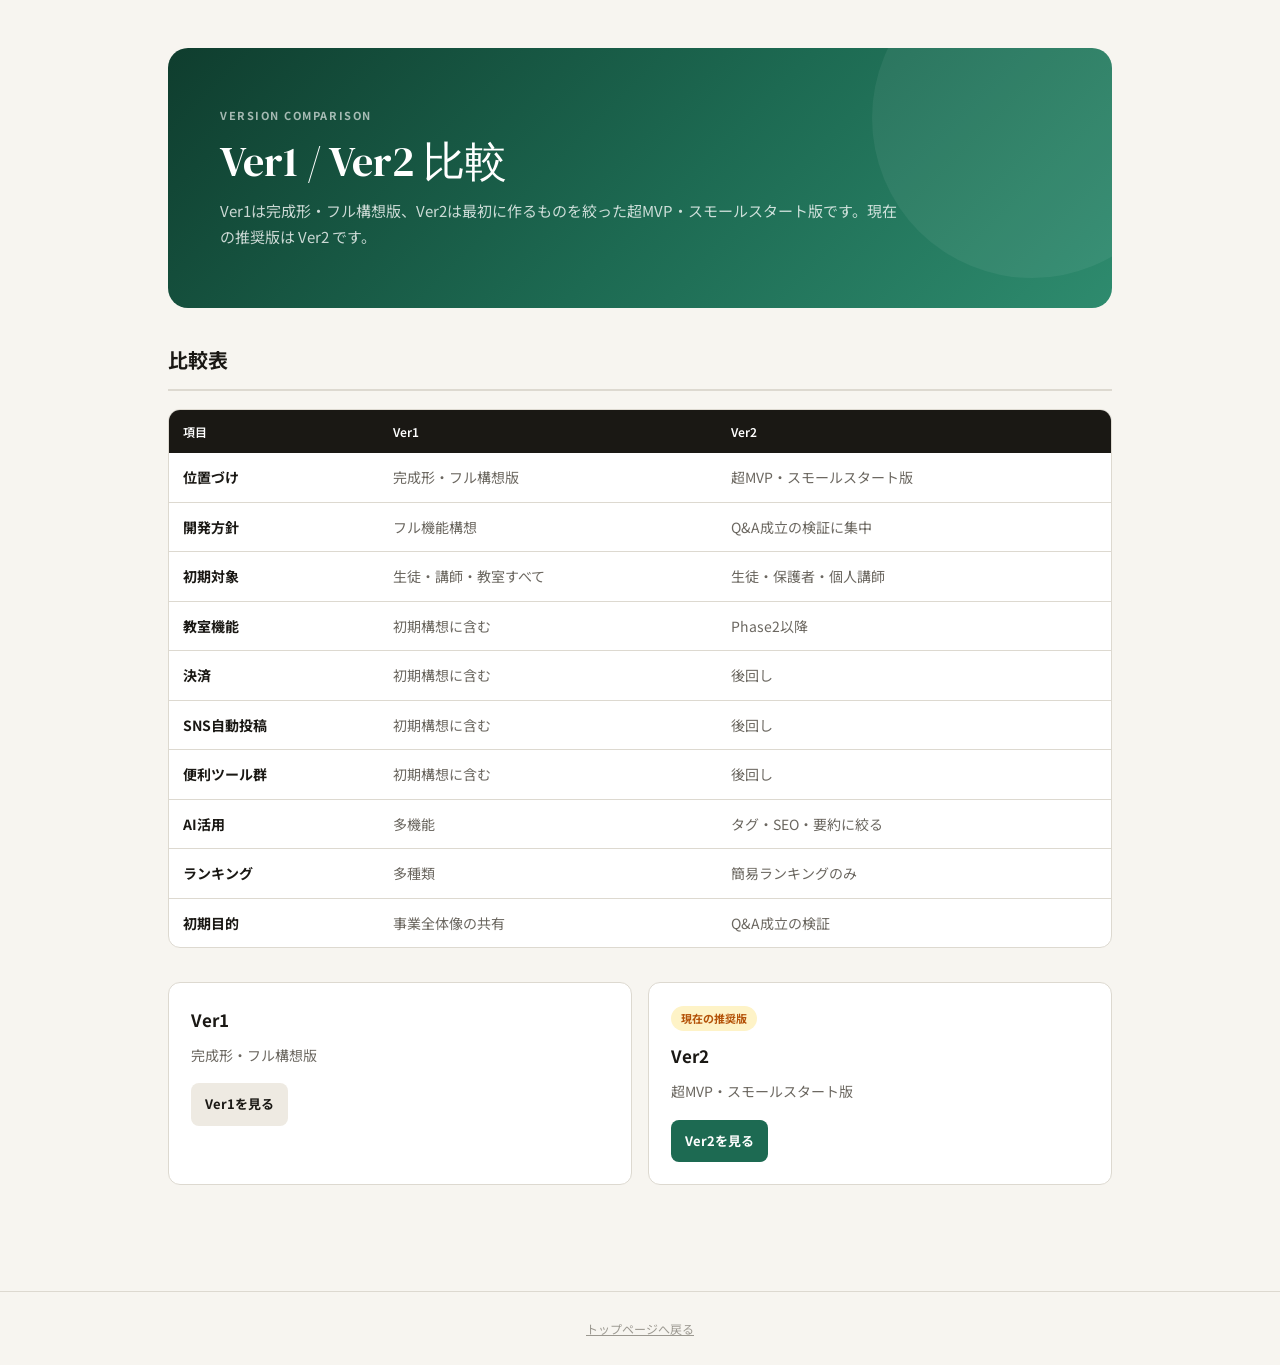
<file: versions.html>
<!DOCTYPE html>
<html lang="ja">
<head>
<meta charset="UTF-8">
<meta name="viewport" content="width=device-width, initial-scale=1.0">
<title>Edtech-Guild 資料バージョン比較</title>
<link href="https://fonts.googleapis.com/css2?family=Noto+Sans+JP:wght@300;400;500;700&family=DM+Serif+Display&display=swap" rel="stylesheet">
<link rel="stylesheet" href="assets/css/common.css">
</head>
<body>
<main class="page">
  <section class="hero">
    <div class="eyebrow">VERSION COMPARISON</div>
    <h1>Ver1 / Ver2 比較</h1>
    <p>Ver1は完成形・フル構想版、Ver2は最初に作るものを絞った超MVP・スモールスタート版です。現在の推奨版は Ver2 です。</p>
  </section>

  <section class="section">
    <div class="section-title">比較表</div>
    <div class="table-wrap">
      <table>
        <thead>
          <tr><th>項目</th><th>Ver1</th><th>Ver2</th></tr>
        </thead>
        <tbody>
          <tr><td>位置づけ</td><td>完成形・フル構想版</td><td>超MVP・スモールスタート版</td></tr>
          <tr><td>開発方針</td><td>フル機能構想</td><td>Q&amp;A成立の検証に集中</td></tr>
          <tr><td>初期対象</td><td>生徒・講師・教室すべて</td><td>生徒・保護者・個人講師</td></tr>
          <tr><td>教室機能</td><td>初期構想に含む</td><td>Phase2以降</td></tr>
          <tr><td>決済</td><td>初期構想に含む</td><td>後回し</td></tr>
          <tr><td>SNS自動投稿</td><td>初期構想に含む</td><td>後回し</td></tr>
          <tr><td>便利ツール群</td><td>初期構想に含む</td><td>後回し</td></tr>
          <tr><td>AI活用</td><td>多機能</td><td>タグ・SEO・要約に絞る</td></tr>
          <tr><td>ランキング</td><td>多種類</td><td>簡易ランキングのみ</td></tr>
          <tr><td>初期目的</td><td>事業全体像の共有</td><td>Q&amp;A成立の検証</td></tr>
        </tbody>
      </table>
    </div>
  </section>

  <section class="section">
    <div class="cards">
      <article class="card">
        <h2>Ver1</h2>
        <p>完成形・フル構想版</p>
        <a class="button light" href="ver1/">Ver1を見る</a>
      </article>
      <article class="card">
        <span class="recommended">現在の推奨版</span>
        <h2>Ver2</h2>
        <p>超MVP・スモールスタート版</p>
        <a class="button" href="ver2/">Ver2を見る</a>
      </article>
    </div>
  </section>
</main>
<footer class="footer"><a href="index.html">トップページへ戻る</a></footer>
</body>
</html>
</file>
<file: assets/css/common.css>
:root {
  --bg: #F7F5F0;
  --bg2: #EEEAE2;
  --surface: #FFFFFF;
  --border: #DDD9D0;
  --text: #1A1814;
  --text2: #6B6760;
  --text3: #9B9890;
  --accent: #1D6A52;
  --accent2: #2E8B6E;
  --blue: #1D4E89;
  --blue-light: #E3EDF7;
  --amber: #B45309;
  --amber-light: #FEF3C7;
  --purple: #5B21B6;
  --purple-light: #EDE9FE;
}
*{box-sizing:border-box}
html{scroll-behavior:smooth}
body{margin:0;font-family:'Noto Sans JP',system-ui,-apple-system,BlinkMacSystemFont,sans-serif;background:var(--bg);color:var(--text);font-size:14px;line-height:1.75}
a{color:inherit}
.page{max-width:1000px;margin:0 auto;padding:48px 28px 72px}
.hero{background:linear-gradient(135deg,#0F3D2E 0%,#1D6A52 54%,#2E8B6E 100%);color:white;border-radius:20px;padding:58px 52px;margin-bottom:34px;position:relative;overflow:hidden}
.hero:before{content:"";position:absolute;right:-80px;top:-90px;width:320px;height:320px;border-radius:999px;background:rgba(255,255,255,.06)}
.eyebrow{font-size:11px;letter-spacing:.14em;color:rgba(255,255,255,.62);font-weight:700;margin-bottom:12px}
h1{font-family:'DM Serif Display',serif;font-size:42px;line-height:1.15;margin:0 0 12px;font-weight:400}
.hero p{max-width:680px;color:rgba(255,255,255,.78);font-size:15px;margin:0}
.section{margin:34px 0}
.section-title{font-size:20px;font-weight:700;border-bottom:2px solid var(--border);padding-bottom:12px;margin-bottom:18px}
.cards{display:grid;grid-template-columns:1fr 1fr;gap:16px}
.card{background:var(--surface);border:1px solid var(--border);border-radius:12px;padding:22px}
.card h2,.card h3{margin:0 0 8px;font-size:17px}
.card p{margin:0 0 16px;color:var(--text2)}
.button-row{display:flex;gap:10px;flex-wrap:wrap}
.button{display:inline-flex;align-items:center;justify-content:center;text-decoration:none;background:var(--accent);color:white;border-radius:8px;padding:10px 14px;font-weight:700;font-size:13px}
.button.secondary{background:var(--text);color:white}
.button.light{background:var(--bg2);color:var(--text)}
.recommended{display:inline-block;background:var(--amber-light);color:var(--amber);font-size:11px;font-weight:700;border-radius:999px;padding:3px 10px;margin-bottom:10px}
.table-wrap{overflow-x:auto;border:1px solid var(--border);border-radius:12px;background:white}
table{width:100%;border-collapse:collapse}
th{background:var(--text);color:white;text-align:left;font-size:12px;font-weight:600;padding:11px 14px;white-space:nowrap}
td{border-bottom:1px solid var(--border);padding:12px 14px;color:var(--text2);vertical-align:top}
td:first-child{font-weight:700;color:var(--text)}
tr:last-child td{border-bottom:none}
.notice{background:#E6F4EF;border-left:4px solid var(--accent);border-radius:10px;padding:14px 16px;color:var(--text2)}
.footer{border-top:1px solid var(--border);padding:26px;text-align:center;color:var(--text3);font-size:12px}
@media(max-width:720px){
  .page{padding:26px 16px 56px}
  .hero{padding:34px 24px}
  h1{font-size:30px}
  .cards{grid-template-columns:1fr}
}
</file>
